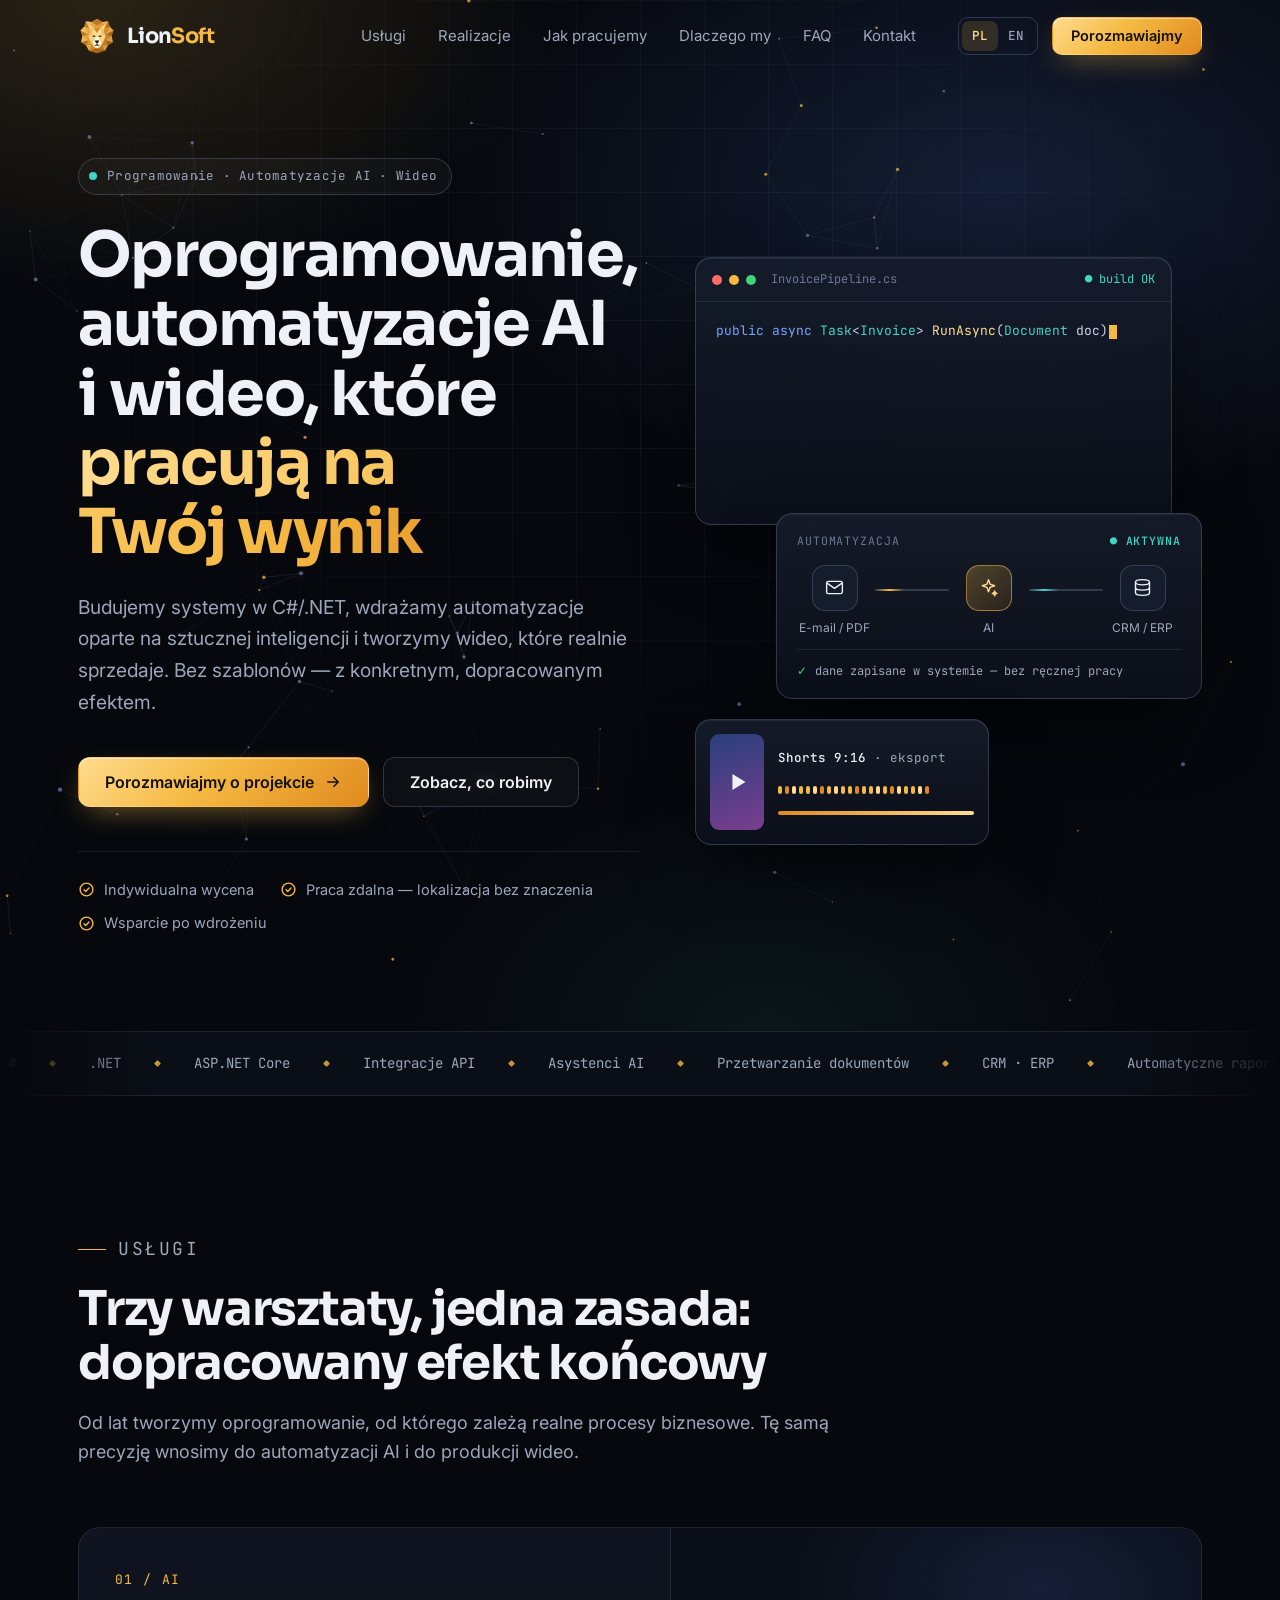
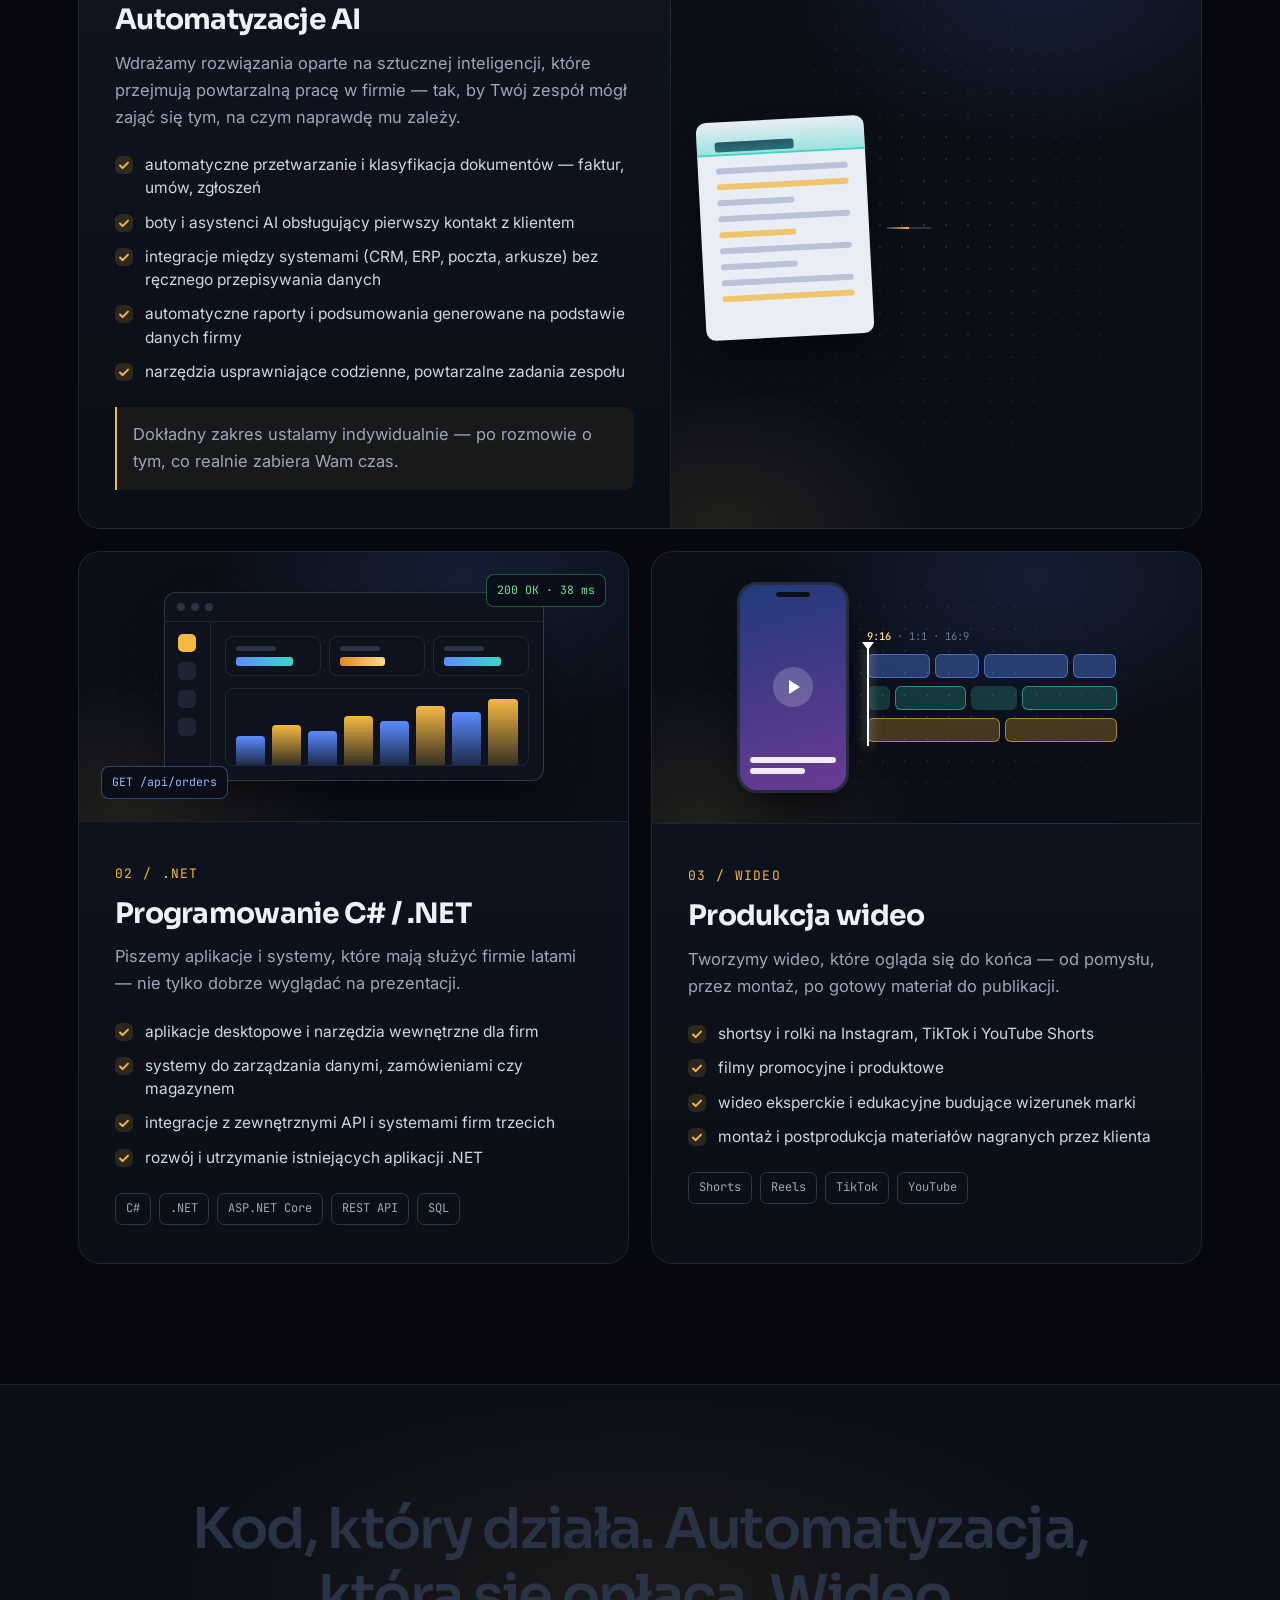
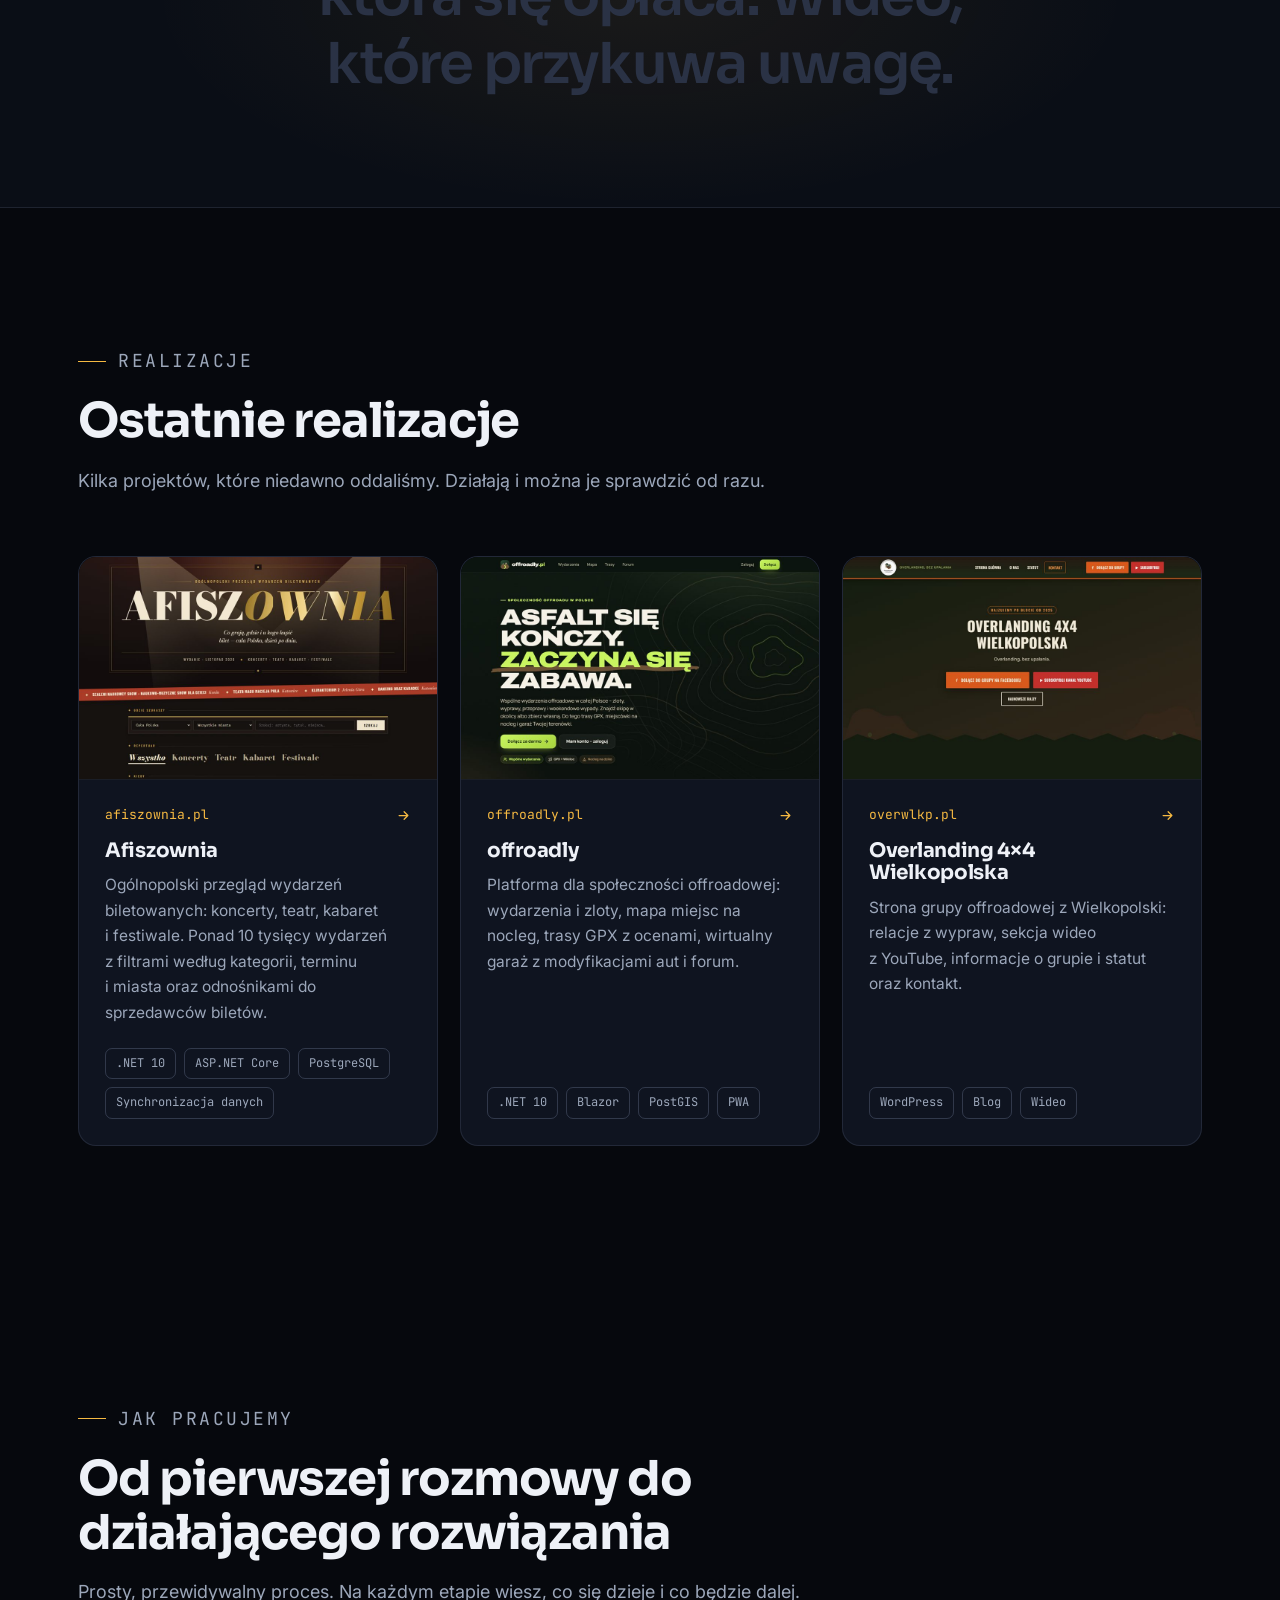
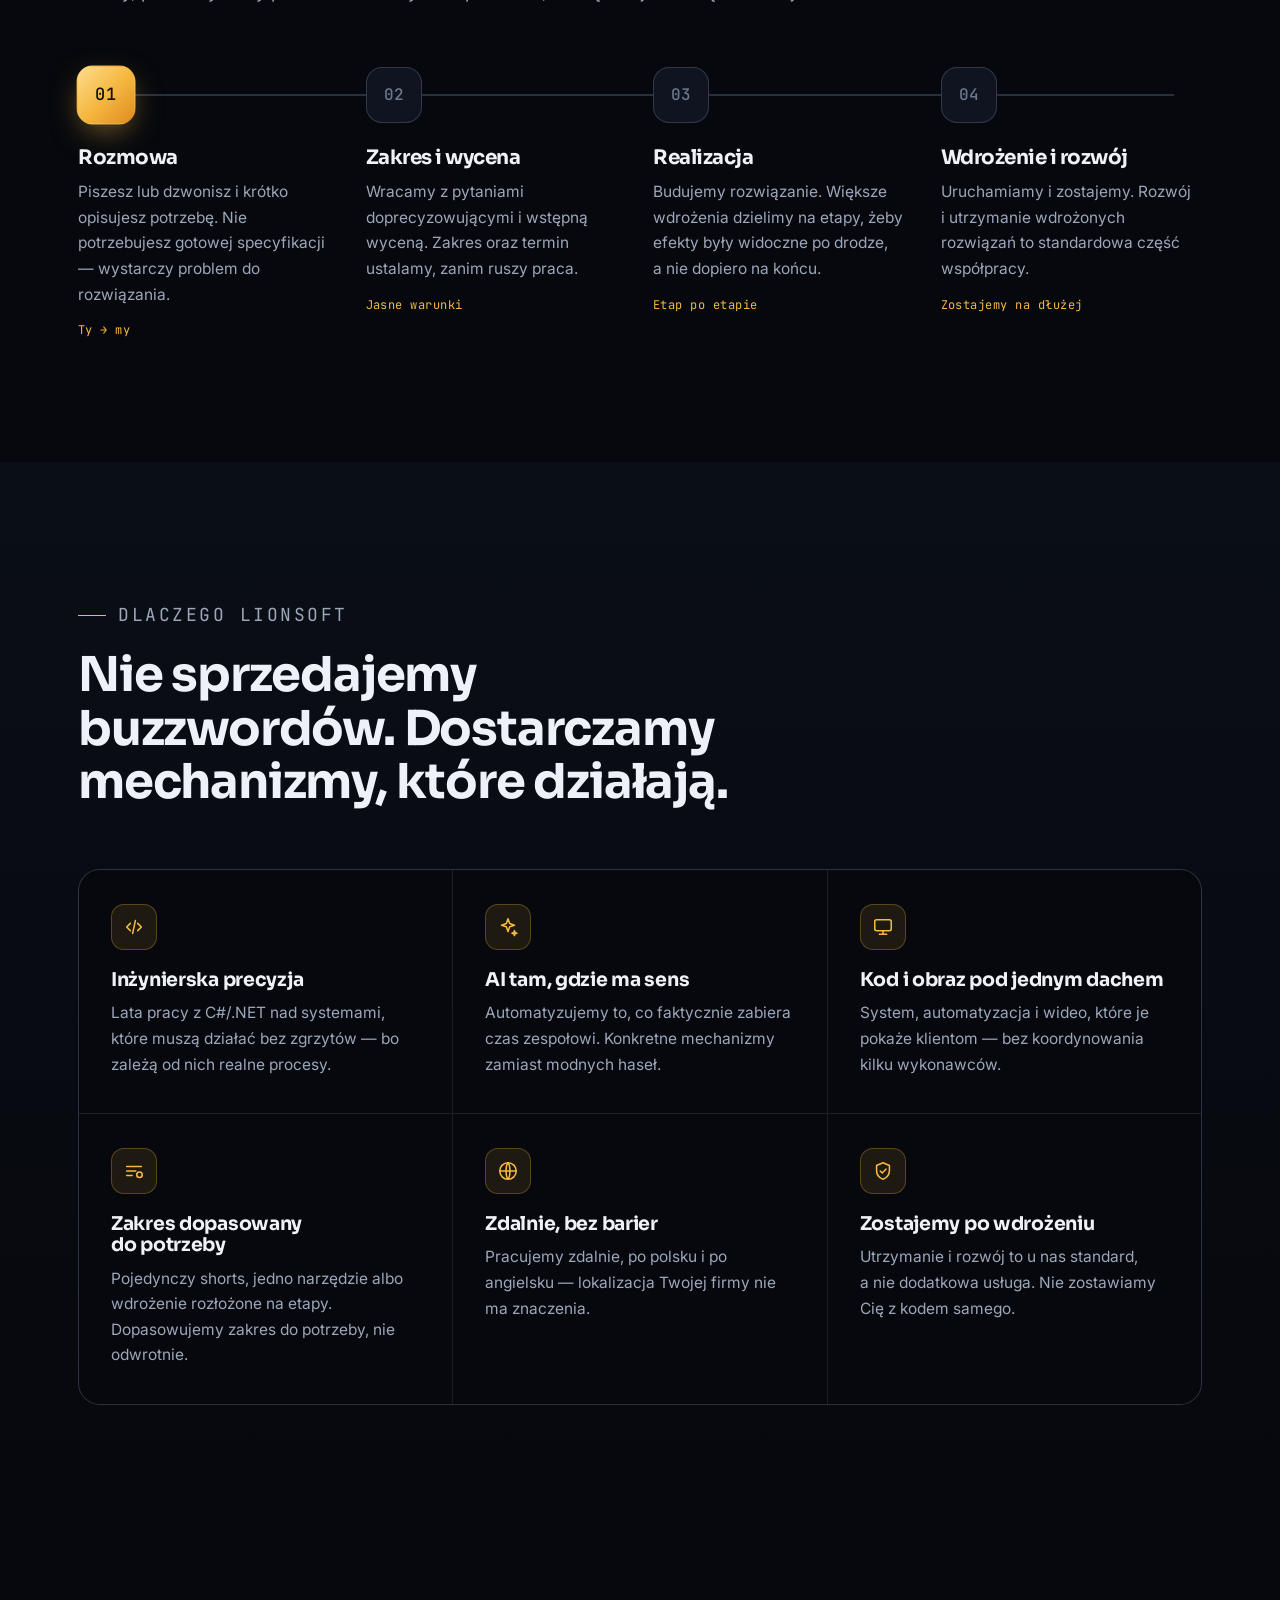
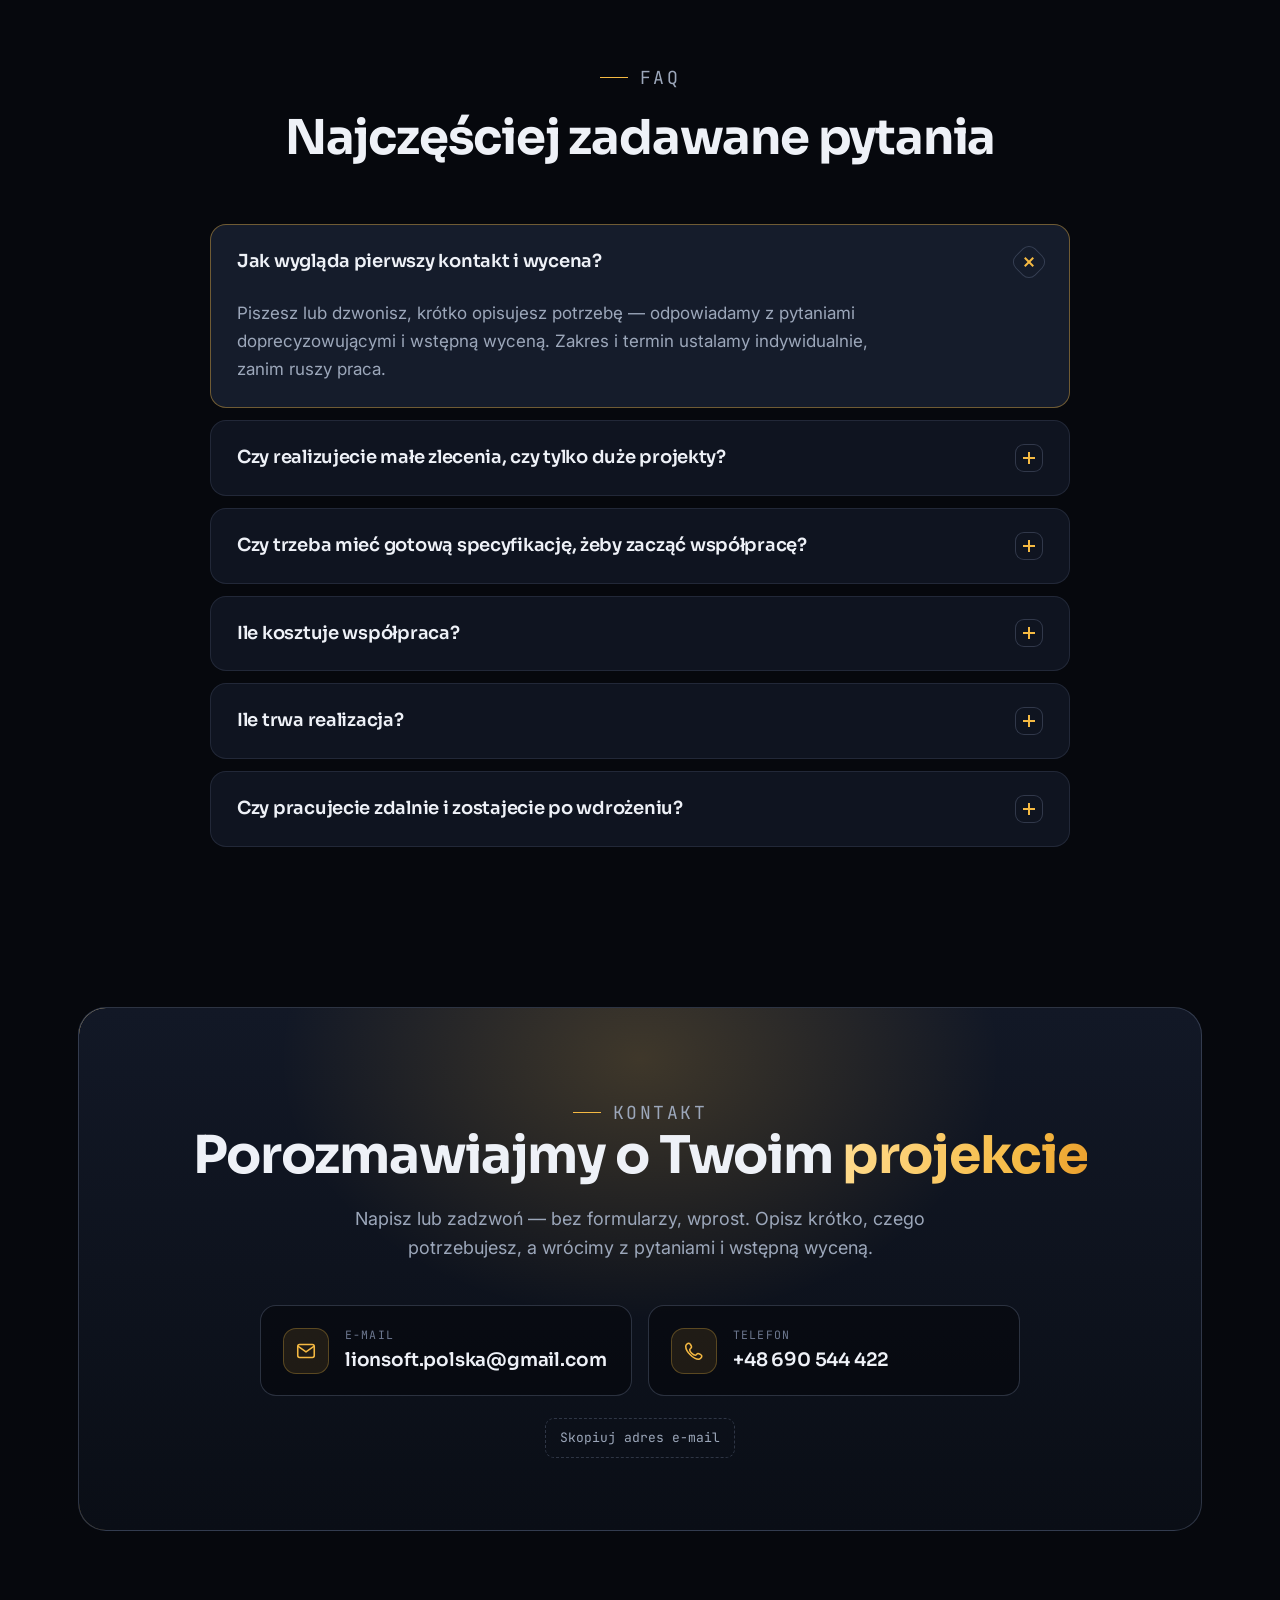
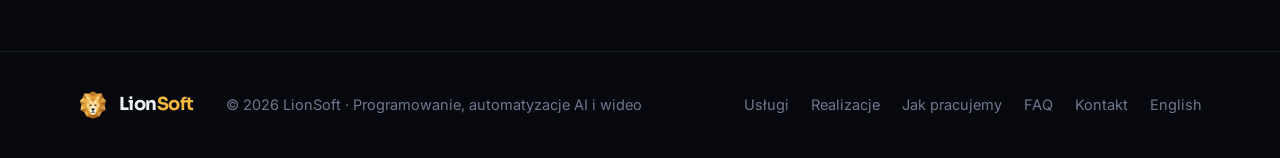
<file: site/index.html>
<!DOCTYPE html>
<html lang="pl">
<head>
<!-- Google tag (gtag.js) -->
<script async src="https://www.googletagmanager.com/gtag/js?id=G-X995R9PW4P"></script>
<script>
  window.dataLayer = window.dataLayer || [];
  function gtag(){dataLayer.push(arguments);}
  gtag('js', new Date());
  gtag('config', 'G-X995R9PW4P');
</script>
<meta charset="UTF-8">
<meta name="viewport" content="width=device-width, initial-scale=1.0">
<title>LionSoft — oprogramowanie .NET, automatyzacje AI i produkcja wideo</title>
<meta name="description" content="LionSoft — tworzymy oprogramowanie w C#/.NET, wdrażamy automatyzacje AI w firmach i produkujemy wideo: filmy, shortsy, rolki. Indywidualna wycena, praca zdalna, wsparcie po wdrożeniu.">
<meta name="robots" content="index, follow">
<link rel="canonical" href="https://lionsoft.pl/">
<link rel="alternate" hreflang="pl" href="https://lionsoft.pl/">
<link rel="alternate" hreflang="en" href="https://lionsoft.pl/en/">
<link rel="alternate" hreflang="x-default" href="https://lionsoft.pl/">
<meta name="theme-color" content="#06080d">

<meta property="og:type" content="website">
<meta property="og:site_name" content="LionSoft">
<meta property="og:title" content="LionSoft — oprogramowanie .NET, automatyzacje AI i produkcja wideo">
<meta property="og:description" content="Tworzymy oprogramowanie w C#/.NET, wdrażamy automatyzacje AI w firmach i produkujemy wideo: filmy, shortsy, rolki.">
<meta property="og:url" content="https://lionsoft.pl/">
<meta property="og:locale" content="pl_PL">
<meta property="og:locale:alternate" content="en_US">
<meta name="twitter:card" content="summary">

<link rel="icon" type="image/svg+xml" href="favicon.svg">
<link rel="preconnect" href="https://fonts.googleapis.com">
<link rel="preconnect" href="https://fonts.gstatic.com" crossorigin>
<link href="https://fonts.googleapis.com/css2?family=Inter:wght@400;500;600&family=JetBrains+Mono:wght@400;500&family=Sora:wght@500;600;700&display=swap" rel="stylesheet">
<link rel="stylesheet" href="styles.css">
<script>document.documentElement.classList.add("js")</script>

<script type="application/ld+json">
{
  "@context": "https://schema.org",
  "@type": "ProfessionalService",
  "name": "LionSoft",
  "url": "https://lionsoft.pl/",
  "description": "Tworzymy oprogramowanie w C#/.NET, wdrażamy automatyzacje AI w firmach i produkujemy wideo: filmy, shortsy, rolki.",
  "email": "lionsoft.polska@gmail.com",
  "telephone": "+48690544422",
  "areaServed": ["PL", "EU"],
  "availableLanguage": ["pl", "en"],
  "knowsAbout": ["C#", ".NET", "Automatyzacje AI", "Integracje systemów", "Produkcja wideo", "Montaż wideo"],
  "makesOffer": [
    {"@type": "Offer", "itemOffered": {"@type": "Service", "name": "Automatyzacje AI", "description": "Wdrożenia rozwiązań opartych na sztucznej inteligencji automatyzujące procesy w firmach: przetwarzanie dokumentów, boty i integracje systemów."}},
    {"@type": "Offer", "itemOffered": {"@type": "Service", "name": "Programowanie C# / .NET", "description": "Aplikacje i systemy pisane w C# i .NET — narzędzia wewnętrzne, integracje z API, rozwój i utrzymanie istniejących aplikacji."}},
    {"@type": "Offer", "itemOffered": {"@type": "Service", "name": "Produkcja wideo", "description": "Filmy, shortsy i rolki na social media — od koncepcji, przez montaż, po gotowy materiał."}}
  ]
}
</script>
<script type="application/ld+json">
{
  "@context": "https://schema.org",
  "@type": "FAQPage",
  "mainEntity": [
    {"@type": "Question", "name": "Jak wygląda pierwszy kontakt i wycena?", "acceptedAnswer": {"@type": "Answer", "text": "Piszesz lub dzwonisz, krótko opisujesz potrzebę — odpowiadamy z pytaniami doprecyzowującymi i wstępną wyceną. Zakres i termin ustalamy indywidualnie, zanim ruszy praca."}},
    {"@type": "Question", "name": "Czy realizujecie małe zlecenia, czy tylko duże projekty?", "acceptedAnswer": {"@type": "Answer", "text": "Jedno i drugie. Pojedynczy shorts, jedno narzędzie automatyzujące konkretny proces, ale też większe wdrożenie rozłożone na etapy — zakres dopasowujemy do potrzeby, nie odwrotnie."}},
    {"@type": "Question", "name": "Czy trzeba mieć gotową specyfikację, żeby zacząć współpracę?", "acceptedAnswer": {"@type": "Answer", "text": "Nie. Część klientów przychodzi z gotowym pomysłem, część tylko z problemem do rozwiązania. Zakres i szczegóły ustalamy wspólnie na starcie."}},
    {"@type": "Question", "name": "Ile kosztuje współpraca?", "acceptedAnswer": {"@type": "Answer", "text": "To zależy od zakresu projektu. Wycenę przygotowujemy indywidualnie po rozmowie o potrzebach klienta — bez sztywnych cenników naciąganych pod klienta."}},
    {"@type": "Question", "name": "Ile trwa realizacja?", "acceptedAnswer": {"@type": "Answer", "text": "Pojedynczy materiał wideo to zwykle kilka dni, większe wdrożenie automatyzacji czy system — kilka tygodni. Konkretny termin klient dostaje po rozmowie o szczegółach projektu."}},
    {"@type": "Question", "name": "Czy pracujecie zdalnie i zostajecie po wdrożeniu?", "acceptedAnswer": {"@type": "Answer", "text": "Tak — praca odbywa się zdalnie, więc lokalizacja klienta nie ma znaczenia. Rozwój i utrzymanie wdrożonych rozwiązań to standardowa część współpracy, nie dodatkowa usługa."}}
  ]
}
</script>
</head>
<body id="top">

<svg width="0" height="0" style="position:absolute" aria-hidden="true">
  <defs>
    <linearGradient id="lg" x1="0" y1="0" x2="1" y2="1">
      <stop offset="0" stop-color="#ffdc8f"/><stop offset=".5" stop-color="#f5b942"/><stop offset="1" stop-color="#e08a1e"/>
    </linearGradient>
    <linearGradient id="lm" x1="0" y1="0" x2="1" y2="1">
      <stop offset="0" stop-color="#f6c25a"/><stop offset=".5" stop-color="#d9932a"/><stop offset="1" stop-color="#a86216"/>
    </linearGradient>
    <linearGradient id="lf" x1="0" y1="0" x2="0" y2="1">
      <stop offset="0" stop-color="#ffe7ad"/><stop offset="1" stop-color="#f4bf5c"/>
    </linearGradient>
    <symbol id="mark" viewBox="2 1 60 62">
      <path fill="url(#lm)" d="M32 4l9 5 9-1 3 9 6 6-3 9 2 10-8 5-5 9-13 4-13-4-5-9-8-5 2-10-3-9 6-6 3-9 9 1z"/>
      <path fill="#8a4a12" opacity=".5" d="M32 4l9 5-9 6-9-6zM50 8l3 9-8 2zM14 8l-3 9 8 2zM59 23l-3 9-9-3zM5 23l3 9 9-3zM58 42l-8 5-4-8zM6 42l8 5 4-8zM45 56l-13 4v-8zM19 56l13 4v-8z"/>
      <path fill="#ffdf9a" opacity=".35" d="M41 9l9-1-5 11zM23 9l-9-1 5 11zM53 17l6 6-12 6zM11 17l-6 6 12 6zM56 32l2 10-12-3zM8 32l-2 10 12-3zM50 47l-5 9-4-9zM14 47l5 9 4-9z"/>
      <path fill="url(#lf)" d="M19 13.500l8 4.500-6 6zM45 13.500l-8 4.500 6 6z"/>
      <path fill="url(#lf)" d="M22 21l10-3 10 3 4 12-5 11-4 6-5 2-5-2-4-6-5-11z"/>
      <path fill="#d98a22" d="M26.500 19.700L32 18l5.500 1.700L32 27z"/>
      <path fill="#e9a43a" opacity=".55" d="M22 21l4.500-1.300L24 29l-6 4zM42 21l-4.500-1.300L40 29l6 4z"/>
      <path fill="#fff6dc" d="M29.800 33.500h4.400l2.300 5 3 5.500-3.500 6-4 2-4-2-3.500-6 3-5.500z"/>
      <path fill="#0f1420" d="M23.600 32.200q3.200-2.500 6.400.2q-3.300 2-6.400-.2zM40.400 32.200q-3.200-2.500-6.400.2q3.300 2 6.400-.2zM28.300 39.300h7.400l-1.300 3-2.400 1.700-2.400-1.700z"/>
      <path fill="none" stroke="#0f1420" stroke-width="1.400" stroke-linecap="round" stroke-linejoin="round" d="M32 44v2.500M28.800 47.300q1.800.4 3.200-.8q1.400 1.200 3.200.8"/>
    </symbol>
    <symbol id="arrow" viewBox="0 0 24 24" fill="none" stroke="currentColor" stroke-width="2" stroke-linecap="round" stroke-linejoin="round"><path d="M5 12h14M13 6l6 6-6 6"/></symbol>
    <symbol id="check" viewBox="0 0 24 24" fill="none" stroke="currentColor" stroke-width="2" stroke-linecap="round" stroke-linejoin="round"><circle cx="12" cy="12" r="9"/><path d="m8.5 12.3 2.4 2.4 4.6-4.9"/></symbol>
  </defs>
</svg>

<a class="skip" href="#main">Przejdź do treści</a>
<div class="progress" aria-hidden="true"></div>

<header class="nav" id="nav">
  <div class="wrap nav-in">
    <a class="brand" href="#top" aria-label="LionSoft — strona główna"><svg><use href="#mark"/></svg><span>Lion<b>Soft</b></span></a>
    <nav class="nav-links" id="navLinks" aria-label="Główna nawigacja">
      <a href="#uslugi">Usługi</a>
      <a href="#realizacje">Realizacje</a>
      <a href="#proces">Jak pracujemy</a>
      <a href="#dlaczego">Dlaczego my</a>
      <a href="#faq">FAQ</a>
      <a href="#kontakt">Kontakt</a>
    </nav>
    <div class="nav-actions">
      <div class="lang" aria-label="Język"><a href="./" aria-current="true" lang="pl">PL</a><a href="en/" lang="en" hreflang="en">EN</a></div>
      <a class="btn btn-primary btn-sm" href="#kontakt">Porozmawiajmy</a>
      <button class="burger" id="burger" aria-label="Menu" aria-expanded="false" aria-controls="navLinks"><i></i><i></i><i></i></button>
    </div>
  </div>
</header>

<main id="main">

<section class="hero">
  <div class="hero-bg" aria-hidden="true"><canvas id="net"></canvas></div>
  <div class="wrap hero-grid">
    <div>
      <p class="pill" data-r><i></i>Programowanie · Automatyzacje AI · Wideo</p>
      <h1 data-r>Oprogramowanie, automatyzacje&nbsp;AI i&nbsp;wideo, które <span class="grad">pracują na Twój wynik</span></h1>
      <p class="lead" data-r>Budujemy systemy w&nbsp;C#/.NET, wdrażamy automatyzacje oparte na&nbsp;sztucznej inteligencji i&nbsp;tworzymy wideo, które realnie sprzedaje. Bez szablonów — z&nbsp;konkretnym, dopracowanym efektem.</p>
      <div class="cta" data-r>
        <a class="btn btn-primary" href="#kontakt">Porozmawiajmy o projekcie <svg><use href="#arrow"/></svg></a>
        <a class="btn btn-ghost" href="#uslugi">Zobacz, co robimy</a>
      </div>
      <ul class="facts" data-r>
        <li><svg><use href="#check"/></svg>Indywidualna wycena</li>
        <li><svg><use href="#check"/></svg>Praca zdalna — lokalizacja bez znaczenia</li>
        <li><svg><use href="#check"/></svg>Wsparcie po wdrożeniu</li>
      </ul>
    </div>

    <div class="stage" id="stage" aria-hidden="true" data-r="scale">
      <div class="card c-code">
        <div class="card-bar"><i></i><i></i><i></i><span>InvoicePipeline.cs</span><em>● build OK</em></div>
<pre class="code" id="code"><span class="k">public async</span> <span class="t">Task</span>&lt;<span class="t">Invoice</span>&gt; <span class="f">RunAsync</span>(<span class="t">Document</span> doc)
{
    <span class="c">// AI czyta dokument — nikt nie przepisuje</span>
    <span class="k">var</span> invoice = <span class="k">await</span> _ai.<span class="f">ReadAsync</span>&lt;<span class="t">Invoice</span>&gt;(doc);

    <span class="k">await</span> _erp.<span class="f">SaveAsync</span>(invoice);
    <span class="k">return</span> invoice;
}</pre>
      </div>
      <div class="card c-flow">
        <p class="c-label">Automatyzacja <b>● aktywna</b></p>
        <div class="flow">
          <div class="node"><span><svg viewBox="0 0 24 24" fill="none" stroke="currentColor" stroke-width="1.6" stroke-linecap="round" stroke-linejoin="round"><rect x="3" y="5" width="18" height="14" rx="2"/><path d="m3.5 7 8.5 6 8.5-6"/></svg></span>E-mail / PDF</div>
          <div class="wire"></div>
          <div class="node ai"><span><svg viewBox="0 0 24 24" fill="none" stroke="currentColor" stroke-width="1.6" stroke-linecap="round" stroke-linejoin="round"><path d="M12 3l1.8 5.2L19 10l-5.2 1.8L12 17l-1.8-5.2L5 10l5.2-1.8z"/><path d="M19 16l.7 2 2 .7-2 .7-.7 2-.7-2-2-.7 2-.7z"/></svg></span>AI</div>
          <div class="wire b"></div>
          <div class="node"><span><svg viewBox="0 0 24 24" fill="none" stroke="currentColor" stroke-width="1.6" stroke-linecap="round" stroke-linejoin="round"><ellipse cx="12" cy="6" rx="8" ry="3"/><path d="M4 6v6c0 1.7 3.6 3 8 3s8-1.3 8-3V6M4 12v6c0 1.7 3.6 3 8 3s8-1.3 8-3v-6"/></svg></span>CRM / ERP</div>
        </div>
        <p class="log"><b>✓</b> dane zapisane w systemie — bez ręcznej pracy</p>
      </div>
      <div class="card c-video">
        <div class="thumb"></div>
        <div class="v-meta">
          <p><b>Shorts 9:16</b> · eksport</p>
          <div class="wave"><i></i><i></i><i></i><i></i><i></i><i></i><i></i><i></i><i></i><i></i><i></i><i></i><i></i><i></i><i></i><i></i><i></i><i></i><i></i><i></i><i></i><i></i></div>
          <div class="bar"><i></i></div>
        </div>
      </div>
    </div>
  </div>
</section>

<div class="tape" aria-hidden="true">
  <div class="tape-track">
    <ul><li>C#</li><li>.NET</li><li>ASP.NET Core</li><li>Integracje API</li><li>Asystenci AI</li><li>Przetwarzanie dokumentów</li><li>CRM · ERP</li><li>Automatyczne raporty</li><li>Shorts</li><li>Reels</li><li>TikTok</li><li>Montaż i postprodukcja</li></ul>
    <ul><li>C#</li><li>.NET</li><li>ASP.NET Core</li><li>Integracje API</li><li>Asystenci AI</li><li>Przetwarzanie dokumentów</li><li>CRM · ERP</li><li>Automatyczne raporty</li><li>Shorts</li><li>Reels</li><li>TikTok</li><li>Montaż i postprodukcja</li></ul>
  </div>
</div>

<section class="section" id="uslugi">
  <div class="wrap">
    <div class="head" data-r>
      <p class="eyebrow">Usługi</p>
      <h2>Trzy warsztaty, jedna zasada: dopracowany efekt końcowy</h2>
      <p>Od lat tworzymy oprogramowanie, od którego zależą realne procesy biznesowe. Tę samą precyzję wnosimy do automatyzacji AI i&nbsp;do produkcji wideo.</p>
    </div>

    <div class="svc-grid">
      <article class="svc feature" data-r>
        <div class="svc-body">
          <span class="svc-num">01 / AI</span>
          <h3>Automatyzacje AI</h3>
          <p>Wdrażamy rozwiązania oparte na sztucznej inteligencji, które przejmują powtarzalną pracę w&nbsp;firmie — tak, by Twój zespół mógł zająć się tym, na czym naprawdę mu zależy.</p>
          <ul class="ticks">
            <li>automatyczne przetwarzanie i klasyfikacja dokumentów — faktur, umów, zgłoszeń</li>
            <li>boty i asystenci AI obsługujący pierwszy kontakt z klientem</li>
            <li>integracje między systemami (CRM, ERP, poczta, arkusze) bez ręcznego przepisywania danych</li>
            <li>automatyczne raporty i podsumowania generowane na podstawie danych firmy</li>
            <li>narzędzia usprawniające codzienne, powtarzalne zadania zespołu</li>
          </ul>
          <p class="note">Dokładny zakres ustalamy indywidualnie — po rozmowie o tym, co realnie zabiera Wam czas.</p>
        </div>
        <div class="art" aria-hidden="true">
          <div class="paper"><b></b><i></i><i class="h"></i><i class="s"></i><i></i><i class="h s"></i><i></i><i class="s"></i><i></i><i class="h"></i><span class="scan"></span></div>
          <div class="pipe"></div>
          <ul class="fields">
            <li><em>kontrahent</em><b>Northwind Sp. z o.o.</b></li>
            <li><em>kwota brutto</em><b>12 480,00 zł</b></li>
            <li><em>termin</em><b>14 dni</b></li>
            <li class="ok">✓ zapisano w ERP</li>
          </ul>
        </div>
      </article>

      <article class="svc" data-r>
        <div class="art" aria-hidden="true">
          <div class="app">
            <div class="app-top"><i></i><i></i><i></i></div>
            <div class="app-main">
              <div class="app-side"><i></i><i></i><i></i><i></i></div>
              <div class="app-body">
                <div class="kpis"><div><i></i><b></b></div><div><i></i><b></b></div><div><i></i><b></b></div></div>
                <div class="chart"><i style="--h:42%"></i><i style="--h:58%"></i><i style="--h:50%"></i><i style="--h:72%"></i><i style="--h:64%"></i><i style="--h:86%"></i><i style="--h:78%"></i><i style="--h:96%"></i></div>
              </div>
            </div>
          </div>
          <span class="api">200 OK · 38 ms</span>
          <span class="api two">GET /api/orders</span>
        </div>
        <div class="svc-body">
          <span class="svc-num">02 / .NET</span>
          <h3>Programowanie C# / .NET</h3>
          <p>Piszemy aplikacje i systemy, które mają służyć firmie latami — nie tylko dobrze wyglądać na prezentacji.</p>
          <ul class="ticks">
            <li>aplikacje desktopowe i narzędzia wewnętrzne dla firm</li>
            <li>systemy do zarządzania danymi, zamówieniami czy magazynem</li>
            <li>integracje z zewnętrznymi API i systemami firm trzecich</li>
            <li>rozwój i utrzymanie istniejących aplikacji .NET</li>
          </ul>
          <ul class="tags"><li>C#</li><li>.NET</li><li>ASP.NET Core</li><li>REST API</li><li>SQL</li></ul>
        </div>
      </article>

      <article class="svc" data-r>
        <div class="art" aria-hidden="true">
          <div class="phone"><span class="play"></span><span class="cap"><i></i><i></i></span></div>
          <div class="tl">
            <p class="tl-fmt"><b>9:16</b> · 1:1 · 16:9</p>
            <div class="tl-row"><i style="--w:3"></i><i style="--w:2"></i><i style="--w:4"></i><i style="--w:2"></i></div>
            <div class="tl-row t"><i class="gap" style="--w:1"></i><i style="--w:3"></i><i class="gap" style="--w:2"></i><i style="--w:4"></i></div>
            <div class="tl-row a"><i style="--w:6"></i><i style="--w:5"></i></div>
            <span class="head-pin"></span>
          </div>
        </div>
        <div class="svc-body">
          <span class="svc-num">03 / WIDEO</span>
          <h3>Produkcja wideo</h3>
          <p>Tworzymy wideo, które ogląda się do końca — od pomysłu, przez montaż, po gotowy materiał do publikacji.</p>
          <ul class="ticks">
            <li>shortsy i rolki na Instagram, TikTok i YouTube Shorts</li>
            <li>filmy promocyjne i produktowe</li>
            <li>wideo eksperckie i edukacyjne budujące wizerunek marki</li>
            <li>montaż i postprodukcja materiałów nagranych przez klienta</li>
          </ul>
          <ul class="tags"><li>Shorts</li><li>Reels</li><li>TikTok</li><li>YouTube</li></ul>
        </div>
      </article>
    </div>
  </div>
</section>

<section class="motto" aria-label="Nasza zasada">
  <div class="wrap">
    <p id="motto">Kod, który <span data-hl>działa.</span> Automatyzacja, która <span data-hl>się opłaca.</span> Wideo, które <span data-hl>przykuwa uwagę.</span></p>
  </div>
</section>

<section class="section" id="realizacje">
  <div class="wrap">
    <div class="head" data-r>
      <p class="eyebrow">Realizacje</p>
      <h2>Ostatnie realizacje</h2>
      <p>Kilka projektów, które niedawno oddaliśmy. Działają i&nbsp;można je sprawdzić od razu.</p>
    </div>
    <ul class="work">
      <li data-r><a class="proj" href="https://afiszownia.pl" target="_blank" rel="noopener">
        <span class="shot"><img src="img/work/afiszownia.jpg" width="960" height="600" loading="lazy" decoding="async" alt="Strona główna afiszownia.pl"></span>
        <span class="proj-in"><span class="proj-dom">afiszownia.pl<svg><use href="#arrow"/></svg></span>
        <h3>Afiszownia</h3>
        <p>Ogólnopolski przegląd wydarzeń biletowanych: koncerty, teatr, kabaret i&nbsp;festiwale. Ponad 10&nbsp;tysięcy wydarzeń z&nbsp;filtrami według kategorii, terminu i&nbsp;miasta oraz odnośnikami do sprzedawców biletów.</p>
        <ul class="tags"><li>.NET 10</li><li>ASP.NET Core</li><li>PostgreSQL</li><li>Synchronizacja danych</li></ul></span>
      </a></li>
      <li data-r><a class="proj" href="https://offroadly.pl" target="_blank" rel="noopener">
        <span class="shot"><img src="img/work/offroadly.jpg" width="960" height="600" loading="lazy" decoding="async" alt="Strona główna offroadly.pl"></span>
        <span class="proj-in"><span class="proj-dom">offroadly.pl<svg><use href="#arrow"/></svg></span>
        <h3>offroadly</h3>
        <p>Platforma dla społeczności offroadowej: wydarzenia i&nbsp;zloty, mapa miejsc na nocleg, trasy GPX z&nbsp;ocenami, wirtualny garaż z&nbsp;modyfikacjami aut i&nbsp;forum.</p>
        <ul class="tags"><li>.NET 10</li><li>Blazor</li><li>PostGIS</li><li>PWA</li></ul></span>
      </a></li>
      <li data-r><a class="proj" href="https://overwlkp.pl" target="_blank" rel="noopener">
        <span class="shot"><img src="img/work/overwlkp.jpg" width="960" height="600" loading="lazy" decoding="async" alt="Strona główna overwlkp.pl"></span>
        <span class="proj-in"><span class="proj-dom">overwlkp.pl<svg><use href="#arrow"/></svg></span>
        <h3>Overlanding 4×4 Wielkopolska</h3>
        <p>Strona grupy offroadowej z&nbsp;Wielkopolski: relacje z&nbsp;wypraw, sekcja wideo z&nbsp;YouTube, informacje o&nbsp;grupie i&nbsp;statut oraz kontakt.</p>
        <ul class="tags"><li>WordPress</li><li>Blog</li><li>Wideo</li></ul></span>
      </a></li>
    </ul>
  </div>
</section>

<section class="section" id="proces">
  <div class="wrap">
    <div class="head" data-r>
      <p class="eyebrow">Jak pracujemy</p>
      <h2>Od pierwszej rozmowy do działającego rozwiązania</h2>
      <p>Prosty, przewidywalny proces. Na każdym etapie wiesz, co się dzieje i&nbsp;co będzie dalej.</p>
    </div>
    <div class="steps" id="steps">
      <div class="rail" aria-hidden="true"><i></i></div>
      <ol>
      <li class="step" data-r><div class="step-n">01</div><h3>Rozmowa</h3><p>Piszesz lub dzwonisz i&nbsp;krótko opisujesz potrzebę. Nie potrzebujesz gotowej specyfikacji — wystarczy problem do rozwiązania.</p><small>Ty → my</small></li>
      <li class="step" data-r><div class="step-n">02</div><h3>Zakres i wycena</h3><p>Wracamy z&nbsp;pytaniami doprecyzowującymi i&nbsp;wstępną wyceną. Zakres oraz termin ustalamy, zanim ruszy praca.</p><small>Jasne warunki</small></li>
      <li class="step" data-r><div class="step-n">03</div><h3>Realizacja</h3><p>Budujemy rozwiązanie. Większe wdrożenia dzielimy na etapy, żeby efekty były widoczne po drodze, a&nbsp;nie dopiero na końcu.</p><small>Etap po etapie</small></li>
      <li class="step" data-r><div class="step-n">04</div><h3>Wdrożenie i rozwój</h3><p>Uruchamiamy i&nbsp;zostajemy. Rozwój i&nbsp;utrzymanie wdrożonych rozwiązań to standardowa część współpracy.</p><small>Zostajemy na dłużej</small></li>
      </ol>
    </div>
  </div>
</section>

<section class="section alt" id="dlaczego">
  <div class="wrap">
    <div class="head" data-r>
      <p class="eyebrow">Dlaczego LionSoft</p>
      <h2>Nie sprzedajemy buzzwordów. Dostarczamy mechanizmy, które działają.</h2>
    </div>
    <ul class="why">
      <li data-r><div class="ico"><svg viewBox="0 0 24 24" fill="none" stroke="currentColor" stroke-width="1.7" stroke-linecap="round" stroke-linejoin="round"><path d="m8 8-4 4 4 4M16 8l4 4-4 4M13.5 5l-3 14"/></svg></div><h3>Inżynierska precyzja</h3><p>Lata pracy z&nbsp;C#/.NET nad systemami, które muszą działać bez zgrzytów — bo zależą od nich realne procesy.</p></li>
      <li data-r><div class="ico"><svg viewBox="0 0 24 24" fill="none" stroke="currentColor" stroke-width="1.7" stroke-linecap="round" stroke-linejoin="round"><path d="M12 3l1.8 5.2L19 10l-5.2 1.8L12 17l-1.8-5.2L5 10l5.2-1.8z"/><path d="M19 16l.7 2 2 .7-2 .7-.7 2-.7-2-2-.7 2-.7z"/></svg></div><h3>AI tam, gdzie ma sens</h3><p>Automatyzujemy to, co faktycznie zabiera czas zespołowi. Konkretne mechanizmy zamiast modnych haseł.</p></li>
      <li data-r><div class="ico"><svg viewBox="0 0 24 24" fill="none" stroke="currentColor" stroke-width="1.7" stroke-linecap="round" stroke-linejoin="round"><rect x="3" y="4" width="18" height="12" rx="2"/><path d="M8 20h8M12 16v4"/></svg></div><h3>Kod i obraz pod jednym dachem</h3><p>System, automatyzacja i&nbsp;wideo, które je pokaże klientom — bez koordynowania kilku wykonawców.</p></li>
      <li data-r><div class="ico"><svg viewBox="0 0 24 24" fill="none" stroke="currentColor" stroke-width="1.7" stroke-linecap="round" stroke-linejoin="round"><path d="M4 7h16M4 12h10M4 17h6"/><circle cx="18" cy="16" r="3"/></svg></div><h3>Zakres dopasowany do potrzeby</h3><p>Pojedynczy shorts, jedno narzędzie albo wdrożenie rozłożone na etapy. Dopasowujemy zakres do potrzeby, nie odwrotnie.</p></li>
      <li data-r><div class="ico"><svg viewBox="0 0 24 24" fill="none" stroke="currentColor" stroke-width="1.7" stroke-linecap="round" stroke-linejoin="round"><circle cx="12" cy="12" r="9"/><path d="M3 12h18M12 3c2.8 3 2.8 15 0 18M12 3c-2.8 3-2.8 15 0 18"/></svg></div><h3>Zdalnie, bez barier</h3><p>Pracujemy zdalnie, po polsku i&nbsp;po angielsku — lokalizacja Twojej firmy nie ma znaczenia.</p></li>
      <li data-r><div class="ico"><svg viewBox="0 0 24 24" fill="none" stroke="currentColor" stroke-width="1.7" stroke-linecap="round" stroke-linejoin="round"><path d="M12 3l7 3v5.5c0 4.3-2.9 8-7 9.5-4.1-1.500-7-5.200-7-9.500V6z"/><path d="m9 12 2.200 2.200L15.200 10"/></svg></div><h3>Zostajemy po wdrożeniu</h3><p>Utrzymanie i&nbsp;rozwój to u&nbsp;nas standard, a&nbsp;nie dodatkowa usługa. Nie zostawiamy Cię z&nbsp;kodem samego.</p></li>
    </ul>
  </div>
</section>

<section class="section" id="faq">
  <div class="wrap">
    <div class="head center" data-r>
      <p class="eyebrow">FAQ</p>
      <h2>Najczęściej zadawane pytania</h2>
    </div>
    <div class="faq">
      <details data-r open><summary>Jak wygląda pierwszy kontakt i wycena?</summary><p>Piszesz lub dzwonisz, krótko opisujesz potrzebę — odpowiadamy z pytaniami doprecyzowującymi i wstępną wyceną. Zakres i termin ustalamy indywidualnie, zanim ruszy praca.</p></details>
      <details data-r><summary>Czy realizujecie małe zlecenia, czy tylko duże projekty?</summary><p>Jedno i drugie. Pojedynczy shorts, jedno narzędzie automatyzujące konkretny proces, ale też większe wdrożenie rozłożone na etapy — zakres dopasowujemy do potrzeby, nie odwrotnie.</p></details>
      <details data-r><summary>Czy trzeba mieć gotową specyfikację, żeby zacząć współpracę?</summary><p>Nie. Część klientów przychodzi z gotowym pomysłem, część tylko z problemem do rozwiązania. Zakres i szczegóły ustalamy wspólnie na starcie.</p></details>
      <details data-r><summary>Ile kosztuje współpraca?</summary><p>To zależy od zakresu projektu. Wycenę przygotowujemy indywidualnie po rozmowie o Twoich potrzebach — bez sztywnych cenników naciąganych pod klienta.</p></details>
      <details data-r><summary>Ile trwa realizacja?</summary><p>Pojedynczy materiał wideo to zwykle kilka dni, większe wdrożenie automatyzacji czy system — kilka tygodni. Konkretny termin dostajesz po rozmowie o szczegółach projektu.</p></details>
      <details data-r><summary>Czy pracujecie zdalnie i zostajecie po wdrożeniu?</summary><p>Tak — pracujemy zdalnie, więc lokalizacja nie ma znaczenia. Rozwój i utrzymanie wdrożonych rozwiązań to standardowa część współpracy, nie dodatkowa usługa.</p></details>
    </div>
  </div>
</section>

<section class="contact" id="kontakt">
  <div class="wrap">
    <div class="panel" data-r="scale">
      <p class="eyebrow">Kontakt</p>
      <h2>Porozmawiajmy o&nbsp;Twoim <span class="grad">projekcie</span></h2>
      <p>Napisz lub zadzwoń — bez formularzy, wprost. Opisz krótko, czego potrzebujesz, a&nbsp;wrócimy z&nbsp;pytaniami i&nbsp;wstępną wyceną.</p>
      <div class="ways">
        <a class="way" href="mailto:lionsoft.polska@gmail.com?subject=Zapytanie%20ze%20strony%20lionsoft.pl">
          <span class="ico"><svg viewBox="0 0 24 24" fill="none" stroke="currentColor" stroke-width="1.7" stroke-linecap="round" stroke-linejoin="round"><rect x="3" y="5" width="18" height="14" rx="2"/><path d="m3.500 7 8.500 6 8.500-6"/></svg></span>
          <span><small>E-mail</small><b>lionsoft.polska@gmail.com</b></span>
        </a>
        <a class="way" href="tel:+48690544422">
          <span class="ico"><svg viewBox="0 0 24 24" fill="none" stroke="currentColor" stroke-width="1.7" stroke-linecap="round" stroke-linejoin="round"><path d="M6.500 3.500c1 0 2.800 3 2.800 4.200 0 1-2 2-2 2.800 0 2.300 3.900 6.200 6.200 6.200.8 0 1.800-2 2.800-2 1.200 0 4.200 1.800 4.200 2.800 0 1.800-2.100 3.500-3.500 3.500C11.500 21 3 12.500 3 7c0-1.400 1.700-3.500 3.500-3.500Z"/></svg></span>
          <span><small>Telefon</small><b>+48 690 544 422</b></span>
        </a>
      </div>
      <button class="copy" id="copy" type="button" data-email="lionsoft.polska@gmail.com" data-done="✓ Skopiowano adres">Skopiuj adres e-mail</button>
    </div>
  </div>
</section>

</main>

<footer class="foot">
  <div class="wrap foot-in">
    <a class="brand" href="#top"><svg><use href="#mark"/></svg><span>Lion<b>Soft</b></span></a>
    <span>© <span id="year">2026</span> LionSoft · Programowanie, automatyzacje AI i wideo</span>
    <nav aria-label="Stopka">
      <a href="#uslugi">Usługi</a><a href="#realizacje">Realizacje</a><a href="#proces">Jak pracujemy</a><a href="#faq">FAQ</a><a href="#kontakt">Kontakt</a><a href="en/" lang="en" hreflang="en">English</a>
    </nav>
  </div>
</footer>

<script src="script.js" defer></script>
</body>
</html>
</file>
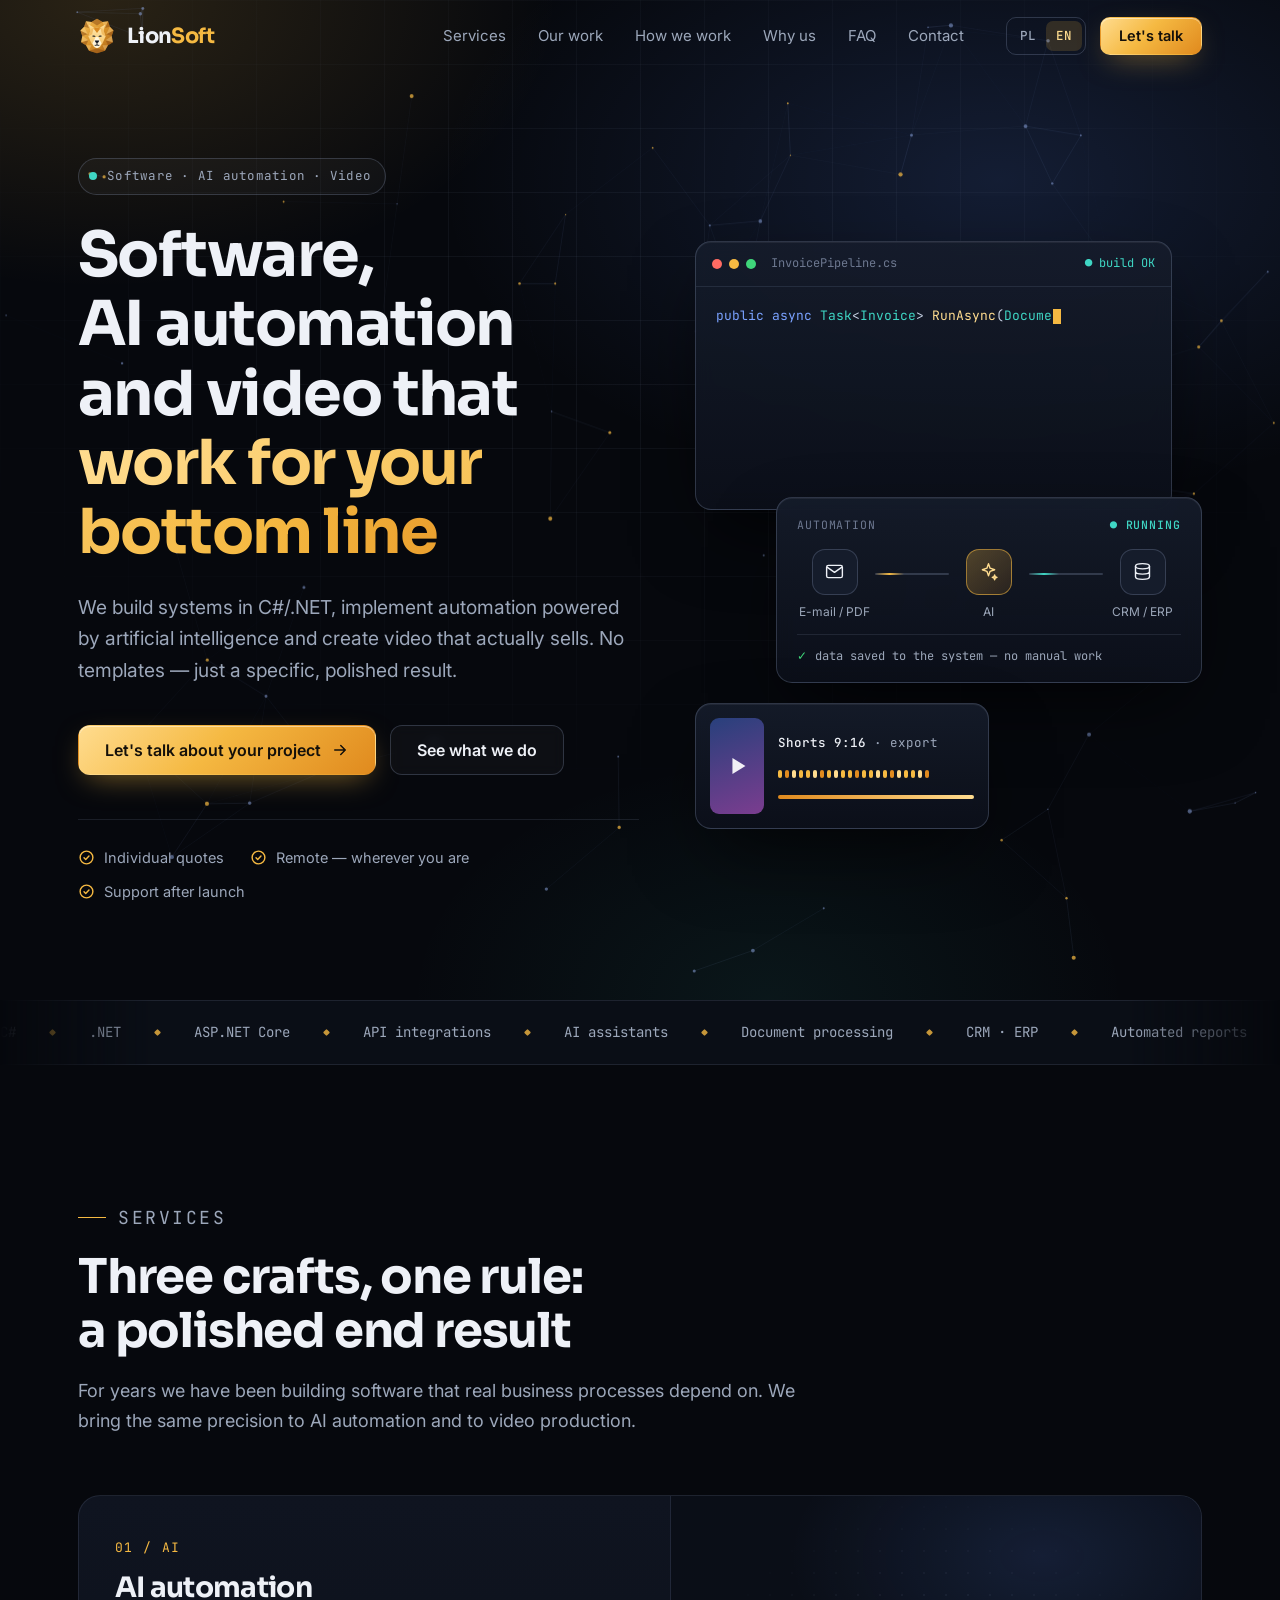
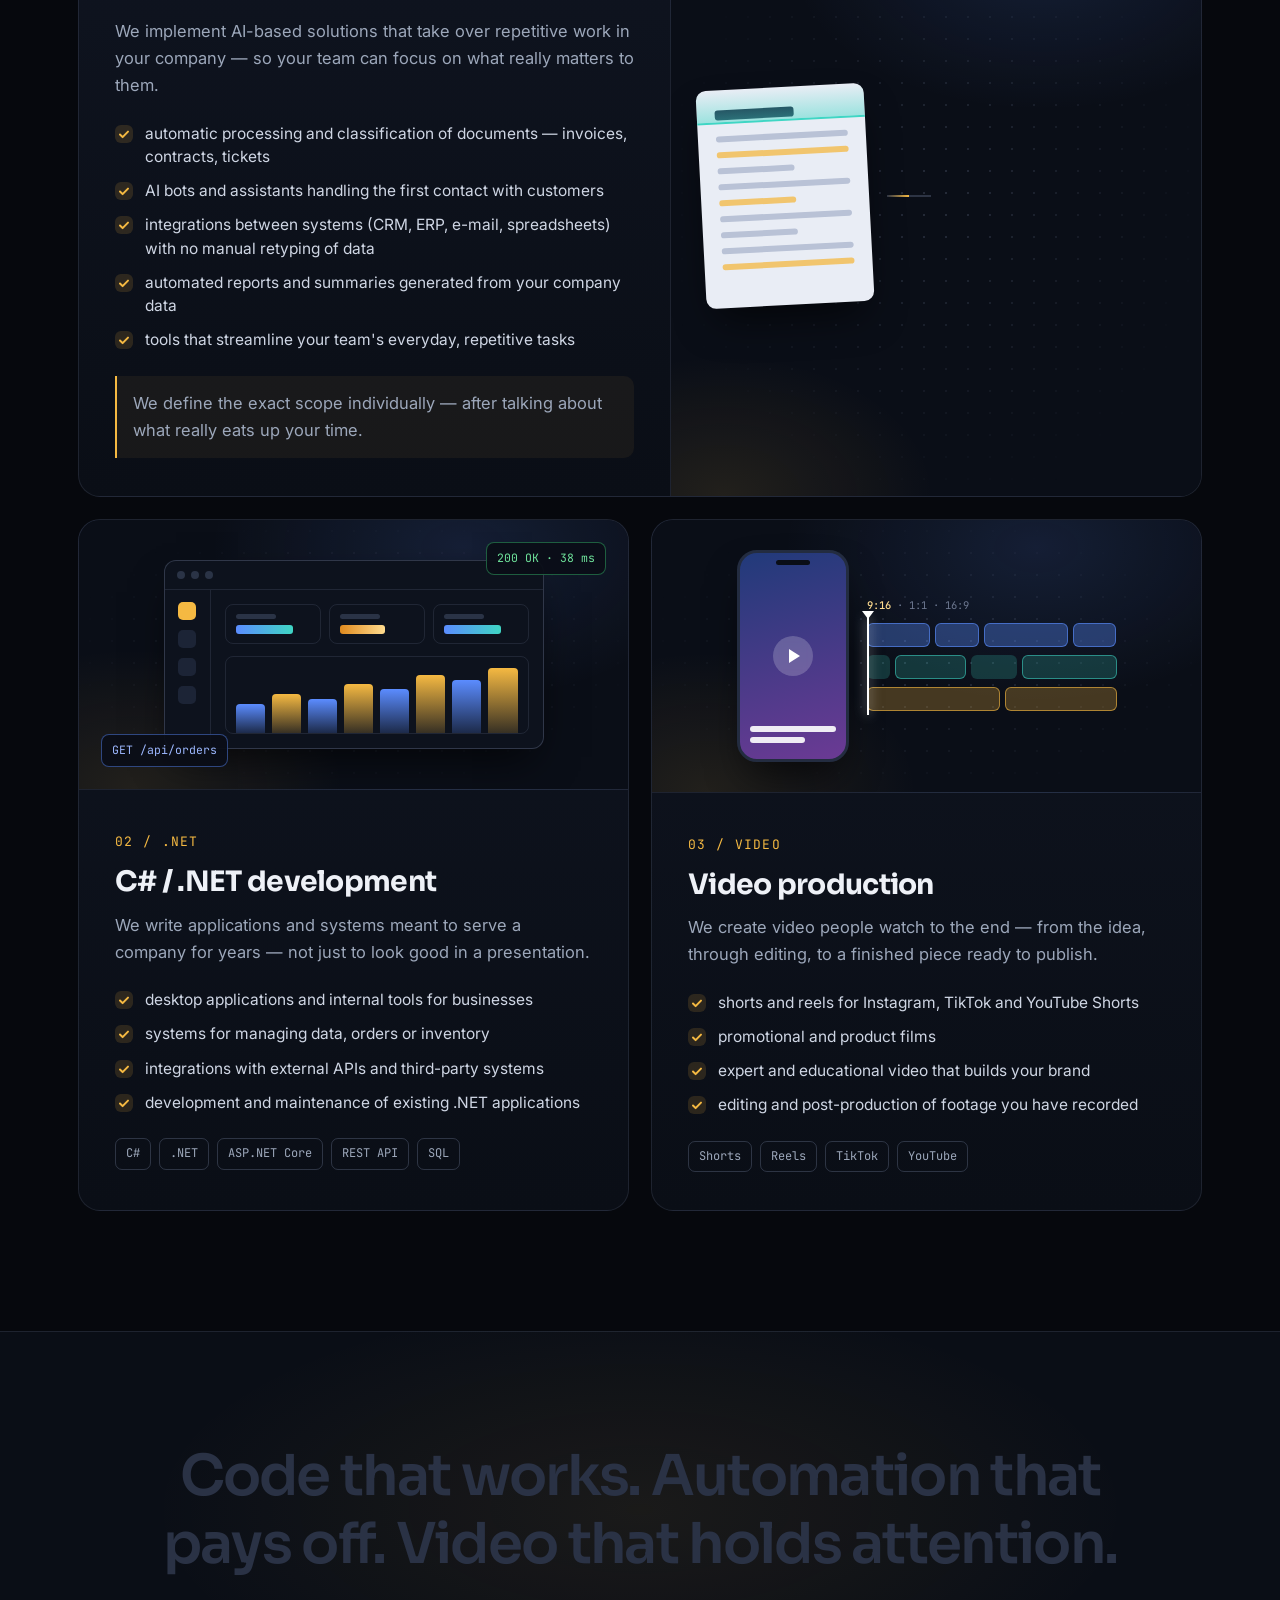
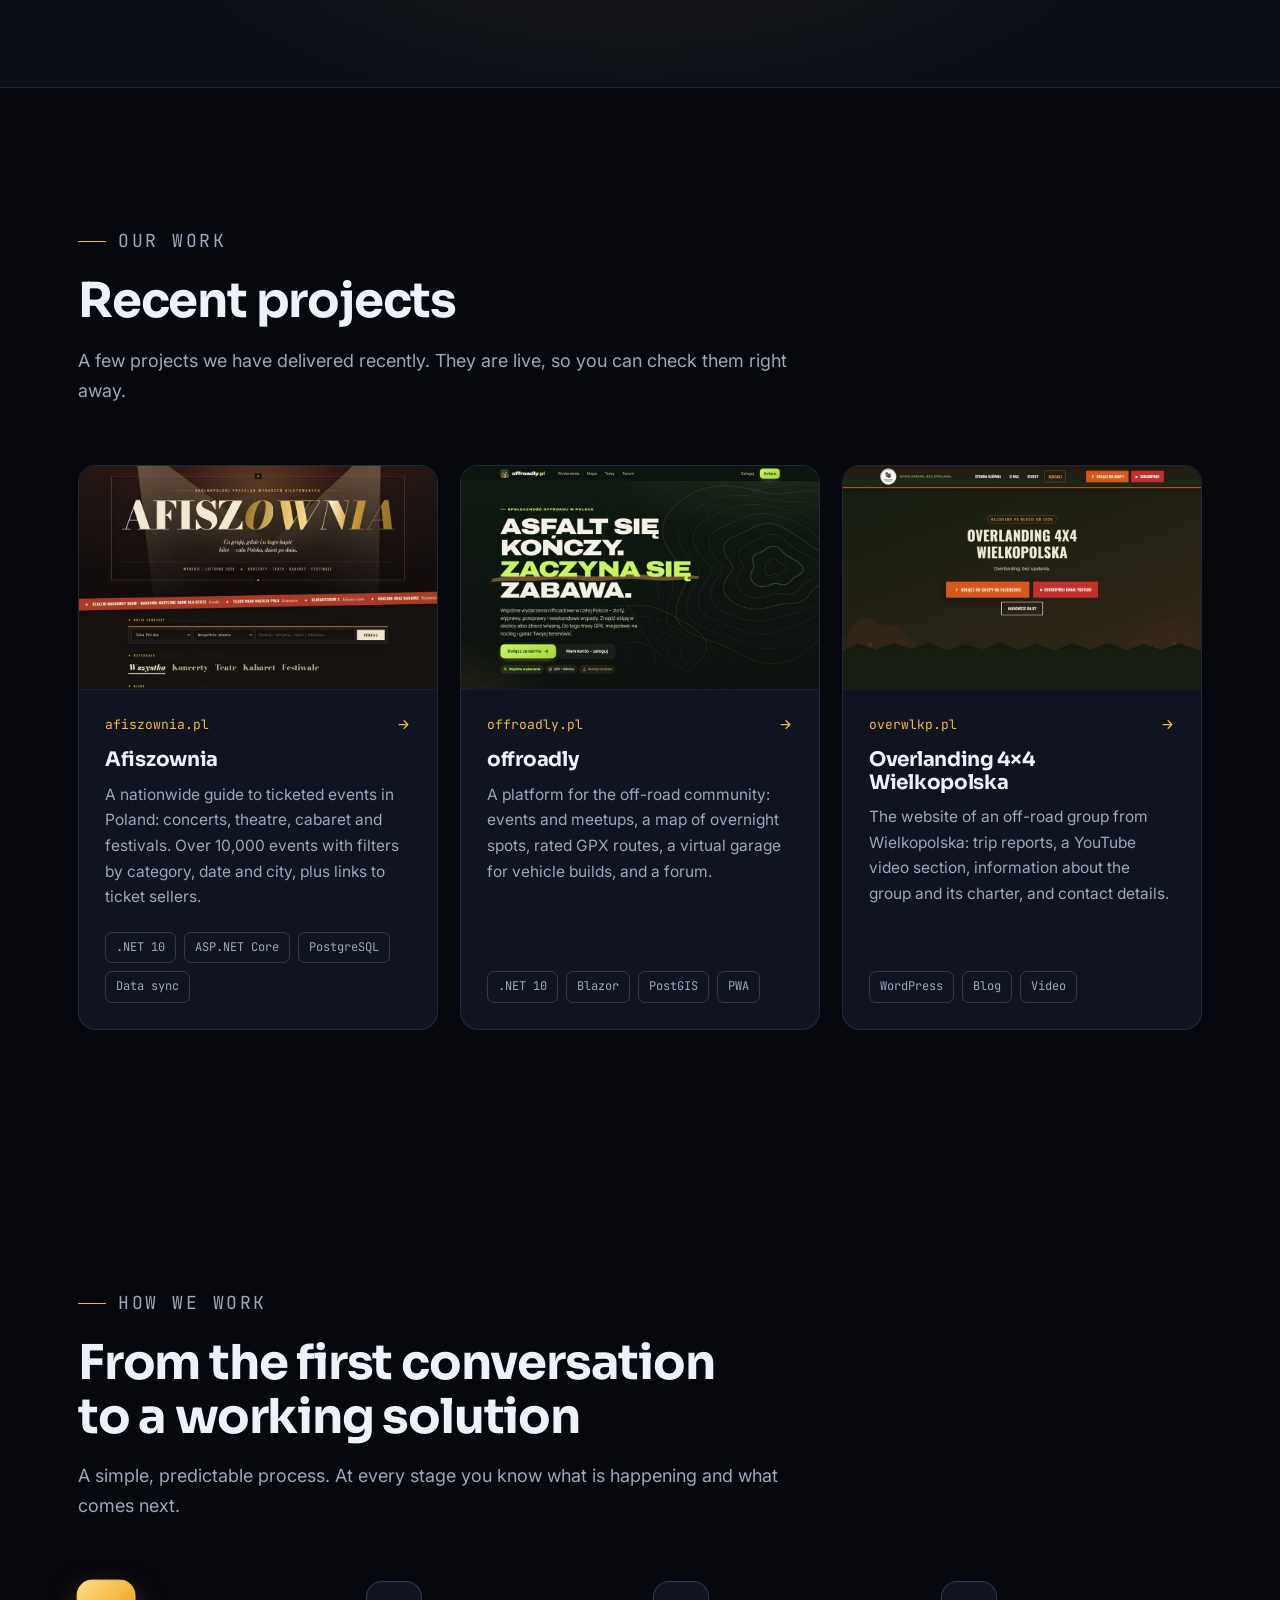
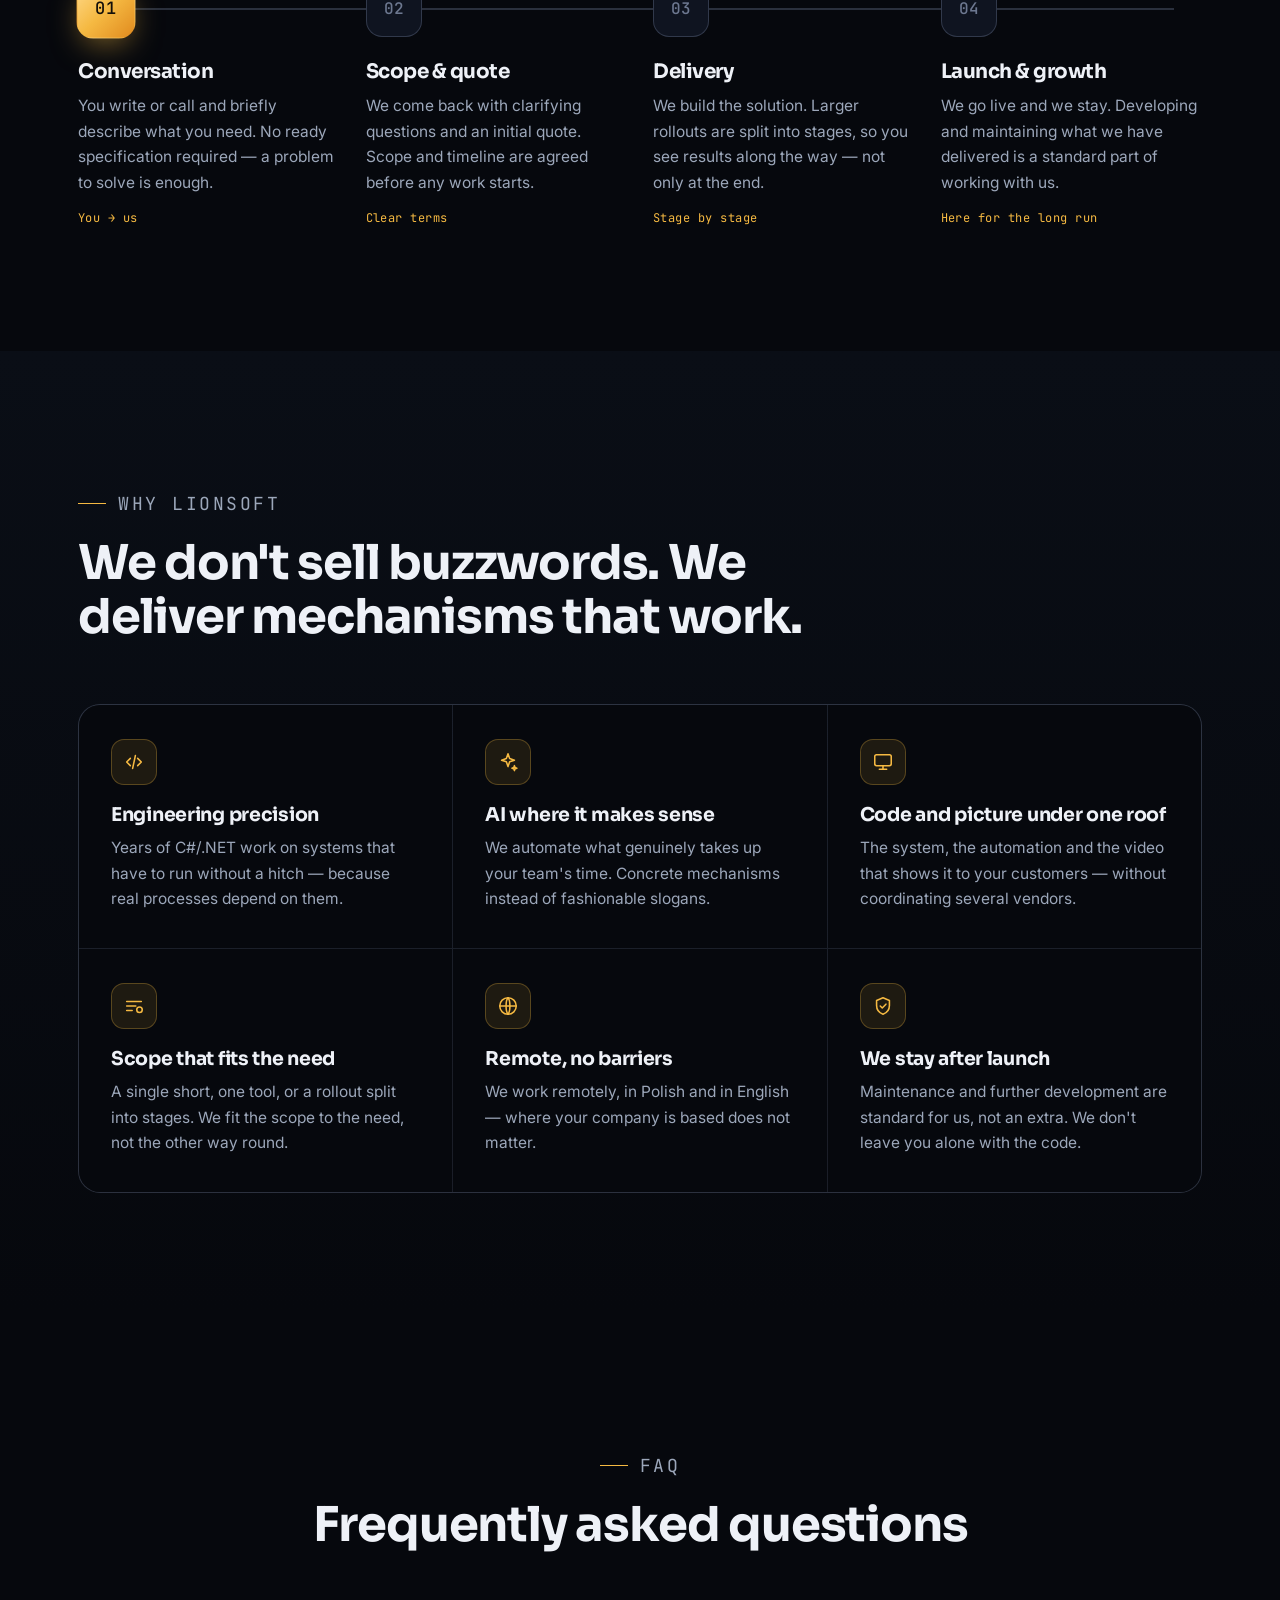
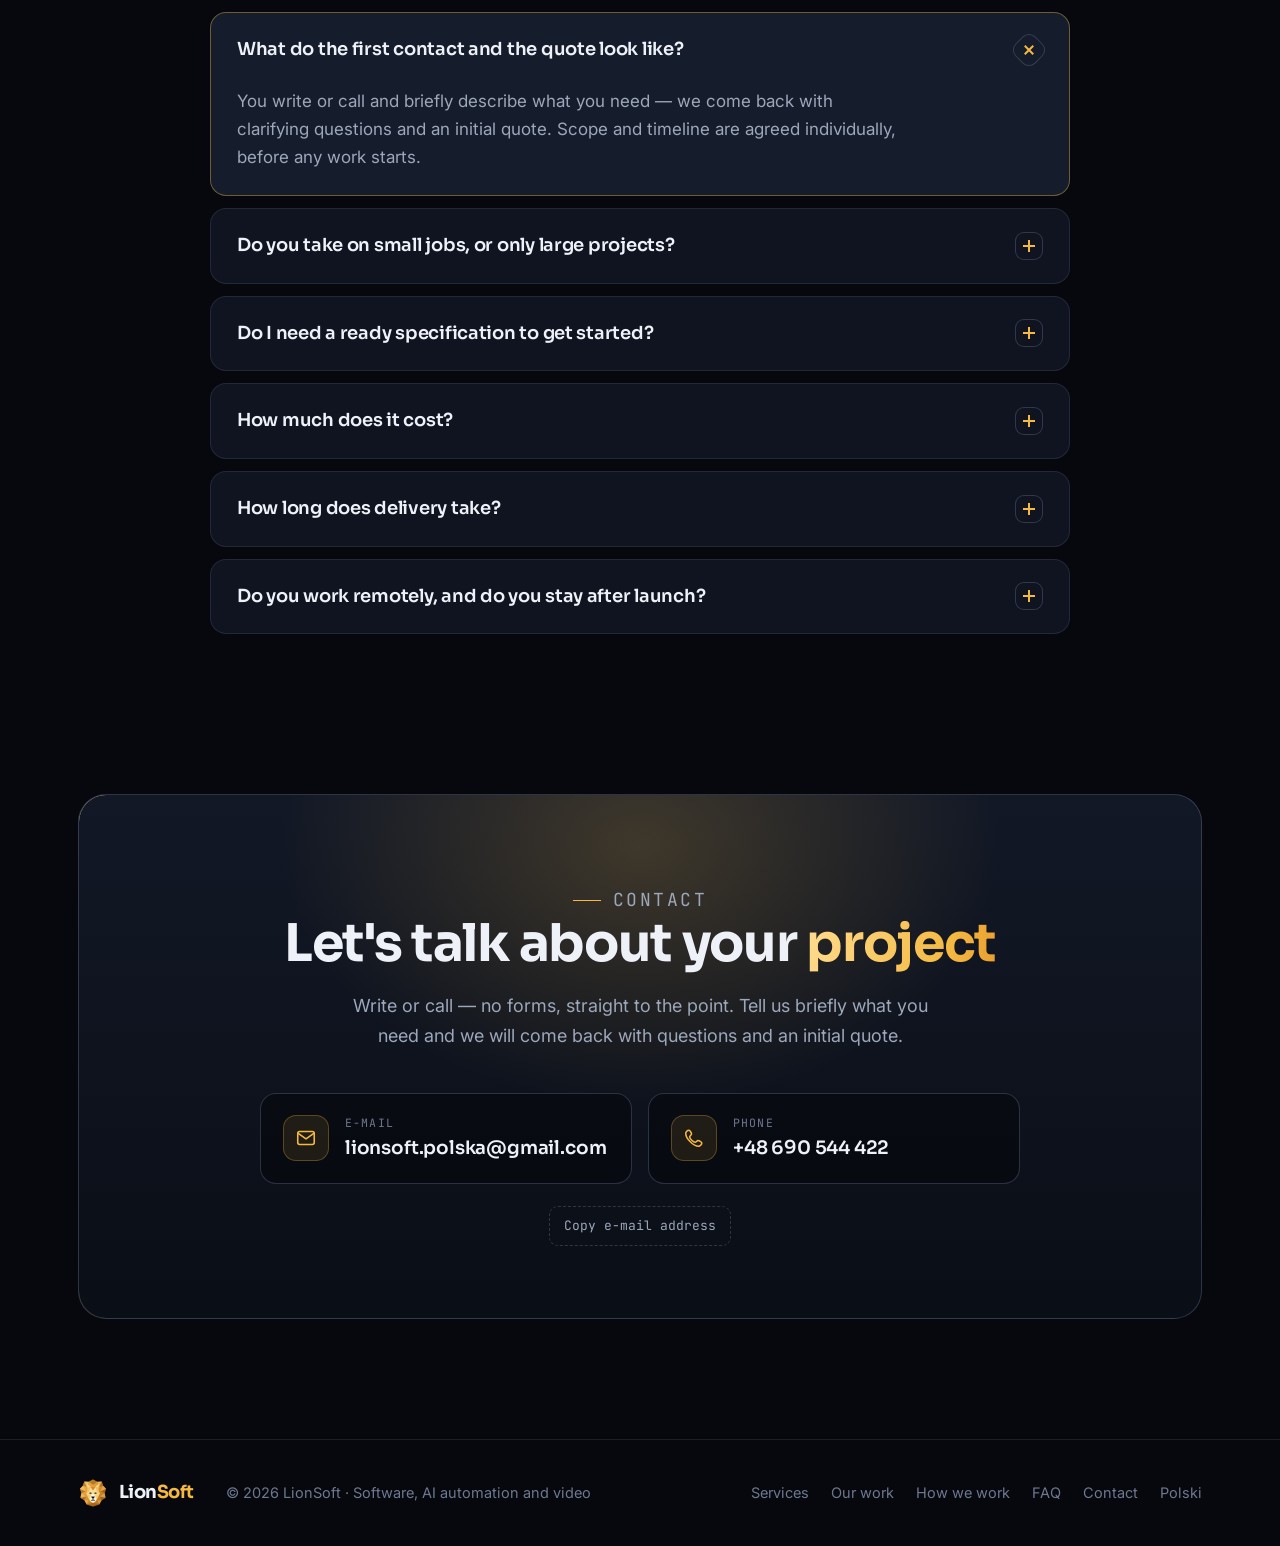
<file: site/en/index.html>
<!DOCTYPE html>
<html lang="en">
<head>
<!-- Google tag (gtag.js) -->
<script async src="https://www.googletagmanager.com/gtag/js?id=G-X995R9PW4P"></script>
<script>
  window.dataLayer = window.dataLayer || [];
  function gtag(){dataLayer.push(arguments);}
  gtag('js', new Date());
  gtag('config', 'G-X995R9PW4P');
</script>
<meta charset="UTF-8">
<meta name="viewport" content="width=device-width, initial-scale=1.0">
<title>LionSoft — .NET software, AI automation and video production</title>
<meta name="description" content="LionSoft builds software in C#/.NET, implements AI automation for businesses and produces video: films, shorts and reels. Individual quotes, remote work, support after launch.">
<meta name="robots" content="index, follow">
<link rel="canonical" href="https://lionsoft.pl/en/">
<link rel="alternate" hreflang="pl" href="https://lionsoft.pl/">
<link rel="alternate" hreflang="en" href="https://lionsoft.pl/en/">
<link rel="alternate" hreflang="x-default" href="https://lionsoft.pl/">
<meta name="theme-color" content="#06080d">

<meta property="og:type" content="website">
<meta property="og:site_name" content="LionSoft">
<meta property="og:title" content="LionSoft — .NET software, AI automation and video production">
<meta property="og:description" content="We build software in C#/.NET, implement AI automation for businesses and produce video: films, shorts and reels.">
<meta property="og:url" content="https://lionsoft.pl/en/">
<meta property="og:locale" content="en_US">
<meta property="og:locale:alternate" content="pl_PL">
<meta name="twitter:card" content="summary">

<link rel="icon" type="image/svg+xml" href="../favicon.svg">
<link rel="preconnect" href="https://fonts.googleapis.com">
<link rel="preconnect" href="https://fonts.gstatic.com" crossorigin>
<link href="https://fonts.googleapis.com/css2?family=Inter:wght@400;500;600&family=JetBrains+Mono:wght@400;500&family=Sora:wght@500;600;700&display=swap" rel="stylesheet">
<link rel="stylesheet" href="../styles.css">
<script>document.documentElement.classList.add("js")</script>

<script type="application/ld+json">
{
  "@context": "https://schema.org",
  "@type": "ProfessionalService",
  "name": "LionSoft",
  "url": "https://lionsoft.pl/en/",
  "description": "We build software in C#/.NET, implement AI automation for businesses and produce video: films, shorts and reels.",
  "email": "lionsoft.polska@gmail.com",
  "telephone": "+48690544422",
  "areaServed": ["PL", "EU"],
  "availableLanguage": ["pl", "en"],
  "knowsAbout": ["C#", ".NET", "AI automation", "System integration", "Video production", "Video editing"],
  "makesOffer": [
    {"@type": "Offer", "itemOffered": {"@type": "Service", "name": "AI automation", "description": "AI-based solutions that automate business processes: document processing, bots and system integrations."}},
    {"@type": "Offer", "itemOffered": {"@type": "Service", "name": "C# / .NET development", "description": "Applications and systems written in C# and .NET — internal tools, API integrations, development and maintenance of existing applications."}},
    {"@type": "Offer", "itemOffered": {"@type": "Service", "name": "Video production", "description": "Films, shorts and reels for social media — from concept, through editing, to the finished piece."}}
  ]
}
</script>
<script type="application/ld+json">
{
  "@context": "https://schema.org",
  "@type": "FAQPage",
  "mainEntity": [
    {"@type": "Question", "name": "What do the first contact and the quote look like?", "acceptedAnswer": {"@type": "Answer", "text": "You write or call and briefly describe what you need — we come back with clarifying questions and an initial quote. Scope and timeline are agreed individually, before any work starts."}},
    {"@type": "Question", "name": "Do you take on small jobs, or only large projects?", "acceptedAnswer": {"@type": "Answer", "text": "Both. A single short, one tool automating a specific process, or a larger rollout split into stages — we fit the scope to the need, not the other way round."}},
    {"@type": "Question", "name": "Do I need a ready specification to get started?", "acceptedAnswer": {"@type": "Answer", "text": "No. Some clients come with a finished idea, others just with a problem to solve. We define the scope and the details together at the start."}},
    {"@type": "Question", "name": "How much does it cost?", "acceptedAnswer": {"@type": "Answer", "text": "It depends on the scope of the project. We prepare an individual quote after talking through your needs — no rigid price lists stretched to fit the client."}},
    {"@type": "Question", "name": "How long does delivery take?", "acceptedAnswer": {"@type": "Answer", "text": "A single video is usually a matter of days; a larger automation rollout or a system takes a few weeks. You get a specific date once we have discussed the details of the project."}},
    {"@type": "Question", "name": "Do you work remotely, and do you stay after launch?", "acceptedAnswer": {"@type": "Answer", "text": "Yes — we work remotely, so your location does not matter. Developing and maintaining what we have delivered is a standard part of working with us, not an extra service."}}
  ]
}
</script>
</head>
<body id="top">

<svg width="0" height="0" style="position:absolute" aria-hidden="true">
  <defs>
    <linearGradient id="lg" x1="0" y1="0" x2="1" y2="1">
      <stop offset="0" stop-color="#ffdc8f"/><stop offset=".5" stop-color="#f5b942"/><stop offset="1" stop-color="#e08a1e"/>
    </linearGradient>
    <linearGradient id="lm" x1="0" y1="0" x2="1" y2="1">
      <stop offset="0" stop-color="#f6c25a"/><stop offset=".5" stop-color="#d9932a"/><stop offset="1" stop-color="#a86216"/>
    </linearGradient>
    <linearGradient id="lf" x1="0" y1="0" x2="0" y2="1">
      <stop offset="0" stop-color="#ffe7ad"/><stop offset="1" stop-color="#f4bf5c"/>
    </linearGradient>
    <symbol id="mark" viewBox="2 1 60 62">
      <path fill="url(#lm)" d="M32 4l9 5 9-1 3 9 6 6-3 9 2 10-8 5-5 9-13 4-13-4-5-9-8-5 2-10-3-9 6-6 3-9 9 1z"/>
      <path fill="#8a4a12" opacity=".5" d="M32 4l9 5-9 6-9-6zM50 8l3 9-8 2zM14 8l-3 9 8 2zM59 23l-3 9-9-3zM5 23l3 9 9-3zM58 42l-8 5-4-8zM6 42l8 5 4-8zM45 56l-13 4v-8zM19 56l13 4v-8z"/>
      <path fill="#ffdf9a" opacity=".35" d="M41 9l9-1-5 11zM23 9l-9-1 5 11zM53 17l6 6-12 6zM11 17l-6 6 12 6zM56 32l2 10-12-3zM8 32l-2 10 12-3zM50 47l-5 9-4-9zM14 47l5 9 4-9z"/>
      <path fill="url(#lf)" d="M19 13.500l8 4.500-6 6zM45 13.500l-8 4.500 6 6z"/>
      <path fill="url(#lf)" d="M22 21l10-3 10 3 4 12-5 11-4 6-5 2-5-2-4-6-5-11z"/>
      <path fill="#d98a22" d="M26.500 19.700L32 18l5.500 1.700L32 27z"/>
      <path fill="#e9a43a" opacity=".55" d="M22 21l4.500-1.300L24 29l-6 4zM42 21l-4.500-1.300L40 29l6 4z"/>
      <path fill="#fff6dc" d="M29.800 33.500h4.400l2.300 5 3 5.500-3.500 6-4 2-4-2-3.500-6 3-5.500z"/>
      <path fill="#0f1420" d="M23.600 32.200q3.200-2.500 6.400.2q-3.300 2-6.400-.2zM40.400 32.200q-3.200-2.500-6.400.2q3.300 2 6.400-.2zM28.300 39.300h7.400l-1.300 3-2.400 1.700-2.400-1.700z"/>
      <path fill="none" stroke="#0f1420" stroke-width="1.400" stroke-linecap="round" stroke-linejoin="round" d="M32 44v2.500M28.800 47.300q1.800.4 3.200-.8q1.400 1.200 3.200.8"/>
    </symbol>
    <symbol id="arrow" viewBox="0 0 24 24" fill="none" stroke="currentColor" stroke-width="2" stroke-linecap="round" stroke-linejoin="round"><path d="M5 12h14M13 6l6 6-6 6"/></symbol>
    <symbol id="check" viewBox="0 0 24 24" fill="none" stroke="currentColor" stroke-width="2" stroke-linecap="round" stroke-linejoin="round"><circle cx="12" cy="12" r="9"/><path d="m8.5 12.3 2.4 2.4 4.6-4.9"/></symbol>
  </defs>
</svg>

<a class="skip" href="#main">Skip to content</a>
<div class="progress" aria-hidden="true"></div>

<header class="nav" id="nav">
  <div class="wrap nav-in">
    <a class="brand" href="#top" aria-label="LionSoft — home"><svg><use href="#mark"/></svg><span>Lion<b>Soft</b></span></a>
    <nav class="nav-links" id="navLinks" aria-label="Main navigation">
      <a href="#services">Services</a>
      <a href="#work">Our work</a>
      <a href="#process">How we work</a>
      <a href="#why">Why us</a>
      <a href="#faq">FAQ</a>
      <a href="#contact">Contact</a>
    </nav>
    <div class="nav-actions">
      <div class="lang" aria-label="Language"><a href="../" lang="pl" hreflang="pl">PL</a><a href="./" aria-current="true" lang="en">EN</a></div>
      <a class="btn btn-primary btn-sm" href="#contact">Let's talk</a>
      <button class="burger" id="burger" aria-label="Menu" aria-expanded="false" aria-controls="navLinks"><i></i><i></i><i></i></button>
    </div>
  </div>
</header>

<main id="main">

<section class="hero">
  <div class="hero-bg" aria-hidden="true"><canvas id="net"></canvas></div>
  <div class="wrap hero-grid">
    <div>
      <p class="pill" data-r><i></i>Software · AI automation · Video</p>
      <h1 data-r>Software, AI&nbsp;automation and video that <span class="grad">work for your bottom line</span></h1>
      <p class="lead" data-r>We build systems in C#/.NET, implement automation powered by artificial intelligence and create video that actually sells. No templates — just a specific, polished result.</p>
      <div class="cta" data-r>
        <a class="btn btn-primary" href="#contact">Let's talk about your project <svg><use href="#arrow"/></svg></a>
        <a class="btn btn-ghost" href="#services">See what we do</a>
      </div>
      <ul class="facts" data-r>
        <li><svg><use href="#check"/></svg>Individual quotes</li>
        <li><svg><use href="#check"/></svg>Remote — wherever you are</li>
        <li><svg><use href="#check"/></svg>Support after launch</li>
      </ul>
    </div>

    <div class="stage" id="stage" aria-hidden="true" data-r="scale">
      <div class="card c-code">
        <div class="card-bar"><i></i><i></i><i></i><span>InvoicePipeline.cs</span><em>● build OK</em></div>
<pre class="code" id="code"><span class="k">public async</span> <span class="t">Task</span>&lt;<span class="t">Invoice</span>&gt; <span class="f">RunAsync</span>(<span class="t">Document</span> doc)
{
    <span class="c">// AI reads the document — nobody retypes it</span>
    <span class="k">var</span> invoice = <span class="k">await</span> _ai.<span class="f">ReadAsync</span>&lt;<span class="t">Invoice</span>&gt;(doc);

    <span class="k">await</span> _erp.<span class="f">SaveAsync</span>(invoice);
    <span class="k">return</span> invoice;
}</pre>
      </div>
      <div class="card c-flow">
        <p class="c-label">Automation <b>● running</b></p>
        <div class="flow">
          <div class="node"><span><svg viewBox="0 0 24 24" fill="none" stroke="currentColor" stroke-width="1.6" stroke-linecap="round" stroke-linejoin="round"><rect x="3" y="5" width="18" height="14" rx="2"/><path d="m3.5 7 8.5 6 8.5-6"/></svg></span>E-mail / PDF</div>
          <div class="wire"></div>
          <div class="node ai"><span><svg viewBox="0 0 24 24" fill="none" stroke="currentColor" stroke-width="1.6" stroke-linecap="round" stroke-linejoin="round"><path d="M12 3l1.8 5.2L19 10l-5.2 1.8L12 17l-1.8-5.2L5 10l5.2-1.8z"/><path d="M19 16l.7 2 2 .7-2 .7-.7 2-.7-2-2-.7 2-.7z"/></svg></span>AI</div>
          <div class="wire b"></div>
          <div class="node"><span><svg viewBox="0 0 24 24" fill="none" stroke="currentColor" stroke-width="1.6" stroke-linecap="round" stroke-linejoin="round"><ellipse cx="12" cy="6" rx="8" ry="3"/><path d="M4 6v6c0 1.7 3.6 3 8 3s8-1.3 8-3V6M4 12v6c0 1.7 3.6 3 8 3s8-1.3 8-3v-6"/></svg></span>CRM / ERP</div>
        </div>
        <p class="log"><b>✓</b> data saved to the system — no manual work</p>
      </div>
      <div class="card c-video">
        <div class="thumb"></div>
        <div class="v-meta">
          <p><b>Shorts 9:16</b> · export</p>
          <div class="wave"><i></i><i></i><i></i><i></i><i></i><i></i><i></i><i></i><i></i><i></i><i></i><i></i><i></i><i></i><i></i><i></i><i></i><i></i><i></i><i></i><i></i><i></i></div>
          <div class="bar"><i></i></div>
        </div>
      </div>
    </div>
  </div>
</section>

<div class="tape" aria-hidden="true">
  <div class="tape-track">
    <ul><li>C#</li><li>.NET</li><li>ASP.NET Core</li><li>API integrations</li><li>AI assistants</li><li>Document processing</li><li>CRM · ERP</li><li>Automated reports</li><li>Shorts</li><li>Reels</li><li>TikTok</li><li>Editing &amp; post-production</li></ul>
    <ul><li>C#</li><li>.NET</li><li>ASP.NET Core</li><li>API integrations</li><li>AI assistants</li><li>Document processing</li><li>CRM · ERP</li><li>Automated reports</li><li>Shorts</li><li>Reels</li><li>TikTok</li><li>Editing &amp; post-production</li></ul>
  </div>
</div>

<section class="section" id="services">
  <div class="wrap">
    <div class="head" data-r>
      <p class="eyebrow">Services</p>
      <h2>Three crafts, one rule: a polished end result</h2>
      <p>For years we have been building software that real business processes depend on. We bring the same precision to AI automation and to video production.</p>
    </div>

    <div class="svc-grid">
      <article class="svc feature" data-r>
        <div class="svc-body">
          <span class="svc-num">01 / AI</span>
          <h3>AI automation</h3>
          <p>We implement AI-based solutions that take over repetitive work in your company — so your team can focus on what really matters to them.</p>
          <ul class="ticks">
            <li>automatic processing and classification of documents — invoices, contracts, tickets</li>
            <li>AI bots and assistants handling the first contact with customers</li>
            <li>integrations between systems (CRM, ERP, e-mail, spreadsheets) with no manual retyping of data</li>
            <li>automated reports and summaries generated from your company data</li>
            <li>tools that streamline your team's everyday, repetitive tasks</li>
          </ul>
          <p class="note">We define the exact scope individually — after talking about what really eats up your time.</p>
        </div>
        <div class="art" aria-hidden="true">
          <div class="paper"><b></b><i></i><i class="h"></i><i class="s"></i><i></i><i class="h s"></i><i></i><i class="s"></i><i></i><i class="h"></i><span class="scan"></span></div>
          <div class="pipe"></div>
          <ul class="fields">
            <li><em>vendor</em><b>Northwind Ltd.</b></li>
            <li><em>total</em><b>€ 12,480.00</b></li>
            <li><em>due in</em><b>14 days</b></li>
            <li class="ok">✓ saved to ERP</li>
          </ul>
        </div>
      </article>

      <article class="svc" data-r>
        <div class="art" aria-hidden="true">
          <div class="app">
            <div class="app-top"><i></i><i></i><i></i></div>
            <div class="app-main">
              <div class="app-side"><i></i><i></i><i></i><i></i></div>
              <div class="app-body">
                <div class="kpis"><div><i></i><b></b></div><div><i></i><b></b></div><div><i></i><b></b></div></div>
                <div class="chart"><i style="--h:42%"></i><i style="--h:58%"></i><i style="--h:50%"></i><i style="--h:72%"></i><i style="--h:64%"></i><i style="--h:86%"></i><i style="--h:78%"></i><i style="--h:96%"></i></div>
              </div>
            </div>
          </div>
          <span class="api">200 OK · 38 ms</span>
          <span class="api two">GET /api/orders</span>
        </div>
        <div class="svc-body">
          <span class="svc-num">02 / .NET</span>
          <h3>C# / .NET development</h3>
          <p>We write applications and systems meant to serve a company for years — not just to look good in a presentation.</p>
          <ul class="ticks">
            <li>desktop applications and internal tools for businesses</li>
            <li>systems for managing data, orders or inventory</li>
            <li>integrations with external APIs and third-party systems</li>
            <li>development and maintenance of existing .NET applications</li>
          </ul>
          <ul class="tags"><li>C#</li><li>.NET</li><li>ASP.NET Core</li><li>REST API</li><li>SQL</li></ul>
        </div>
      </article>

      <article class="svc" data-r>
        <div class="art" aria-hidden="true">
          <div class="phone"><span class="play"></span><span class="cap"><i></i><i></i></span></div>
          <div class="tl">
            <p class="tl-fmt"><b>9:16</b> · 1:1 · 16:9</p>
            <div class="tl-row"><i style="--w:3"></i><i style="--w:2"></i><i style="--w:4"></i><i style="--w:2"></i></div>
            <div class="tl-row t"><i class="gap" style="--w:1"></i><i style="--w:3"></i><i class="gap" style="--w:2"></i><i style="--w:4"></i></div>
            <div class="tl-row a"><i style="--w:6"></i><i style="--w:5"></i></div>
            <span class="head-pin"></span>
          </div>
        </div>
        <div class="svc-body">
          <span class="svc-num">03 / VIDEO</span>
          <h3>Video production</h3>
          <p>We create video people watch to the end — from the idea, through editing, to a finished piece ready to publish.</p>
          <ul class="ticks">
            <li>shorts and reels for Instagram, TikTok and YouTube Shorts</li>
            <li>promotional and product films</li>
            <li>expert and educational video that builds your brand</li>
            <li>editing and post-production of footage you have recorded</li>
          </ul>
          <ul class="tags"><li>Shorts</li><li>Reels</li><li>TikTok</li><li>YouTube</li></ul>
        </div>
      </article>
    </div>
  </div>
</section>

<section class="motto" aria-label="Our rule">
  <div class="wrap">
    <p id="motto">Code that <span data-hl>works.</span> Automation that <span data-hl>pays off.</span> Video that <span data-hl>holds attention.</span></p>
  </div>
</section>

<section class="section" id="work">
  <div class="wrap">
    <div class="head" data-r>
      <p class="eyebrow">Our work</p>
      <h2>Recent projects</h2>
      <p>A few projects we have delivered recently. They are live, so you can check them right away.</p>
    </div>
    <ul class="work">
      <li data-r><a class="proj" href="https://afiszownia.pl" target="_blank" rel="noopener">
        <span class="shot"><img src="../img/work/afiszownia.jpg" width="960" height="600" loading="lazy" decoding="async" alt="afiszownia.pl home page"></span>
        <span class="proj-in"><span class="proj-dom">afiszownia.pl<svg><use href="#arrow"/></svg></span>
        <h3>Afiszownia</h3>
        <p>A nationwide guide to ticketed events in Poland: concerts, theatre, cabaret and festivals. Over 10,000 events with filters by category, date and city, plus links to ticket sellers.</p>
        <ul class="tags"><li>.NET 10</li><li>ASP.NET Core</li><li>PostgreSQL</li><li>Data sync</li></ul></span>
      </a></li>
      <li data-r><a class="proj" href="https://offroadly.pl" target="_blank" rel="noopener">
        <span class="shot"><img src="../img/work/offroadly.jpg" width="960" height="600" loading="lazy" decoding="async" alt="offroadly.pl home page"></span>
        <span class="proj-in"><span class="proj-dom">offroadly.pl<svg><use href="#arrow"/></svg></span>
        <h3>offroadly</h3>
        <p>A platform for the off-road community: events and meetups, a map of overnight spots, rated GPX routes, a virtual garage for vehicle builds, and a forum.</p>
        <ul class="tags"><li>.NET 10</li><li>Blazor</li><li>PostGIS</li><li>PWA</li></ul></span>
      </a></li>
      <li data-r><a class="proj" href="https://overwlkp.pl" target="_blank" rel="noopener">
        <span class="shot"><img src="../img/work/overwlkp.jpg" width="960" height="600" loading="lazy" decoding="async" alt="overwlkp.pl home page"></span>
        <span class="proj-in"><span class="proj-dom">overwlkp.pl<svg><use href="#arrow"/></svg></span>
        <h3>Overlanding 4×4 Wielkopolska</h3>
        <p>The website of an off-road group from Wielkopolska: trip reports, a YouTube video section, information about the group and its charter, and contact details.</p>
        <ul class="tags"><li>WordPress</li><li>Blog</li><li>Video</li></ul></span>
      </a></li>
    </ul>
  </div>
</section>

<section class="section" id="process">
  <div class="wrap">
    <div class="head" data-r>
      <p class="eyebrow">How we work</p>
      <h2>From the first conversation to a working solution</h2>
      <p>A simple, predictable process. At every stage you know what is happening and what comes next.</p>
    </div>
    <div class="steps" id="steps">
      <div class="rail" aria-hidden="true"><i></i></div>
      <ol>
      <li class="step" data-r><div class="step-n">01</div><h3>Conversation</h3><p>You write or call and briefly describe what you need. No ready specification required — a problem to solve is enough.</p><small>You → us</small></li>
      <li class="step" data-r><div class="step-n">02</div><h3>Scope &amp; quote</h3><p>We come back with clarifying questions and an initial quote. Scope and timeline are agreed before any work starts.</p><small>Clear terms</small></li>
      <li class="step" data-r><div class="step-n">03</div><h3>Delivery</h3><p>We build the solution. Larger rollouts are split into stages, so you see results along the way — not only at the end.</p><small>Stage by stage</small></li>
      <li class="step" data-r><div class="step-n">04</div><h3>Launch &amp; growth</h3><p>We go live and we stay. Developing and maintaining what we have delivered is a standard part of working with us.</p><small>Here for the long run</small></li>
      </ol>
    </div>
  </div>
</section>

<section class="section alt" id="why">
  <div class="wrap">
    <div class="head" data-r>
      <p class="eyebrow">Why LionSoft</p>
      <h2>We don't sell buzzwords. We deliver mechanisms that work.</h2>
    </div>
    <ul class="why">
      <li data-r><div class="ico"><svg viewBox="0 0 24 24" fill="none" stroke="currentColor" stroke-width="1.7" stroke-linecap="round" stroke-linejoin="round"><path d="m8 8-4 4 4 4M16 8l4 4-4 4M13.5 5l-3 14"/></svg></div><h3>Engineering precision</h3><p>Years of C#/.NET work on systems that have to run without a hitch — because real processes depend on them.</p></li>
      <li data-r><div class="ico"><svg viewBox="0 0 24 24" fill="none" stroke="currentColor" stroke-width="1.7" stroke-linecap="round" stroke-linejoin="round"><path d="M12 3l1.8 5.2L19 10l-5.2 1.8L12 17l-1.8-5.2L5 10l5.2-1.8z"/><path d="M19 16l.7 2 2 .7-2 .7-.7 2-.7-2-2-.7 2-.7z"/></svg></div><h3>AI where it makes sense</h3><p>We automate what genuinely takes up your team's time. Concrete mechanisms instead of fashionable slogans.</p></li>
      <li data-r><div class="ico"><svg viewBox="0 0 24 24" fill="none" stroke="currentColor" stroke-width="1.7" stroke-linecap="round" stroke-linejoin="round"><rect x="3" y="4" width="18" height="12" rx="2"/><path d="M8 20h8M12 16v4"/></svg></div><h3>Code and picture under one roof</h3><p>The system, the automation and the video that shows it to your customers — without coordinating several vendors.</p></li>
      <li data-r><div class="ico"><svg viewBox="0 0 24 24" fill="none" stroke="currentColor" stroke-width="1.7" stroke-linecap="round" stroke-linejoin="round"><path d="M4 7h16M4 12h10M4 17h6"/><circle cx="18" cy="16" r="3"/></svg></div><h3>Scope that fits the need</h3><p>A single short, one tool, or a rollout split into stages. We fit the scope to the need, not the other way round.</p></li>
      <li data-r><div class="ico"><svg viewBox="0 0 24 24" fill="none" stroke="currentColor" stroke-width="1.7" stroke-linecap="round" stroke-linejoin="round"><circle cx="12" cy="12" r="9"/><path d="M3 12h18M12 3c2.8 3 2.8 15 0 18M12 3c-2.8 3-2.8 15 0 18"/></svg></div><h3>Remote, no barriers</h3><p>We work remotely, in Polish and in English — where your company is based does not matter.</p></li>
      <li data-r><div class="ico"><svg viewBox="0 0 24 24" fill="none" stroke="currentColor" stroke-width="1.7" stroke-linecap="round" stroke-linejoin="round"><path d="M12 3l7 3v5.5c0 4.3-2.9 8-7 9.5-4.1-1.5-7-5.2-7-9.5V6z"/><path d="m9 12 2.2 2.2L15.2 10"/></svg></div><h3>We stay after launch</h3><p>Maintenance and further development are standard for us, not an extra. We don't leave you alone with the code.</p></li>
    </ul>
  </div>
</section>

<section class="section" id="faq">
  <div class="wrap">
    <div class="head center" data-r>
      <p class="eyebrow">FAQ</p>
      <h2>Frequently asked questions</h2>
    </div>
    <div class="faq">
      <details data-r open><summary>What do the first contact and the quote look like?</summary><p>You write or call and briefly describe what you need — we come back with clarifying questions and an initial quote. Scope and timeline are agreed individually, before any work starts.</p></details>
      <details data-r><summary>Do you take on small jobs, or only large projects?</summary><p>Both. A single short, one tool automating a specific process, or a larger rollout split into stages — we fit the scope to the need, not the other way round.</p></details>
      <details data-r><summary>Do I need a ready specification to get started?</summary><p>No. Some clients come with a finished idea, others just with a problem to solve. We define the scope and the details together at the start.</p></details>
      <details data-r><summary>How much does it cost?</summary><p>It depends on the scope of the project. We prepare an individual quote after talking through your needs — no rigid price lists stretched to fit the client.</p></details>
      <details data-r><summary>How long does delivery take?</summary><p>A single video is usually a matter of days; a larger automation rollout or a system takes a few weeks. You get a specific date once we have discussed the details of your project.</p></details>
      <details data-r><summary>Do you work remotely, and do you stay after launch?</summary><p>Yes — we work remotely, so your location does not matter. Developing and maintaining what we have delivered is a standard part of working with us, not an extra service.</p></details>
    </div>
  </div>
</section>

<section class="contact" id="contact">
  <div class="wrap">
    <div class="panel" data-r="scale">
      <p class="eyebrow">Contact</p>
      <h2>Let's talk about your <span class="grad">project</span></h2>
      <p>Write or call — no forms, straight to the point. Tell us briefly what you need and we will come back with questions and an initial quote.</p>
      <div class="ways">
        <a class="way" href="mailto:lionsoft.polska@gmail.com?subject=Enquiry%20from%20lionsoft.pl">
          <span class="ico"><svg viewBox="0 0 24 24" fill="none" stroke="currentColor" stroke-width="1.7" stroke-linecap="round" stroke-linejoin="round"><rect x="3" y="5" width="18" height="14" rx="2"/><path d="m3.5 7 8.5 6 8.5-6"/></svg></span>
          <span><small>E-mail</small><b>lionsoft.polska@gmail.com</b></span>
        </a>
        <a class="way" href="tel:+48690544422">
          <span class="ico"><svg viewBox="0 0 24 24" fill="none" stroke="currentColor" stroke-width="1.7" stroke-linecap="round" stroke-linejoin="round"><path d="M6.5 3.5c1 0 2.8 3 2.8 4.2 0 1-2 2-2 2.8 0 2.3 3.9 6.2 6.2 6.2.8 0 1.800-2 2.800-2 1.200 0 4.200 1.800 4.200 2.800 0 1.800-2.100 3.500-3.500 3.500C11.500 21 3 12.500 3 7c0-1.400 1.700-3.500 3.500-3.500Z"/></svg></span>
          <span><small>Phone</small><b>+48 690 544 422</b></span>
        </a>
      </div>
      <button class="copy" id="copy" type="button" data-email="lionsoft.polska@gmail.com" data-done="✓ Address copied">Copy e-mail address</button>
    </div>
  </div>
</section>

</main>

<footer class="foot">
  <div class="wrap foot-in">
    <a class="brand" href="#top"><svg><use href="#mark"/></svg><span>Lion<b>Soft</b></span></a>
    <span>© <span id="year">2026</span> LionSoft · Software, AI automation and video</span>
    <nav aria-label="Footer">
      <a href="#services">Services</a><a href="#work">Our work</a><a href="#process">How we work</a><a href="#faq">FAQ</a><a href="#contact">Contact</a><a href="../" lang="pl" hreflang="pl">Polski</a>
    </nav>
  </div>
</footer>

<script src="../script.js" defer></script>
</body>
</html>
</file>
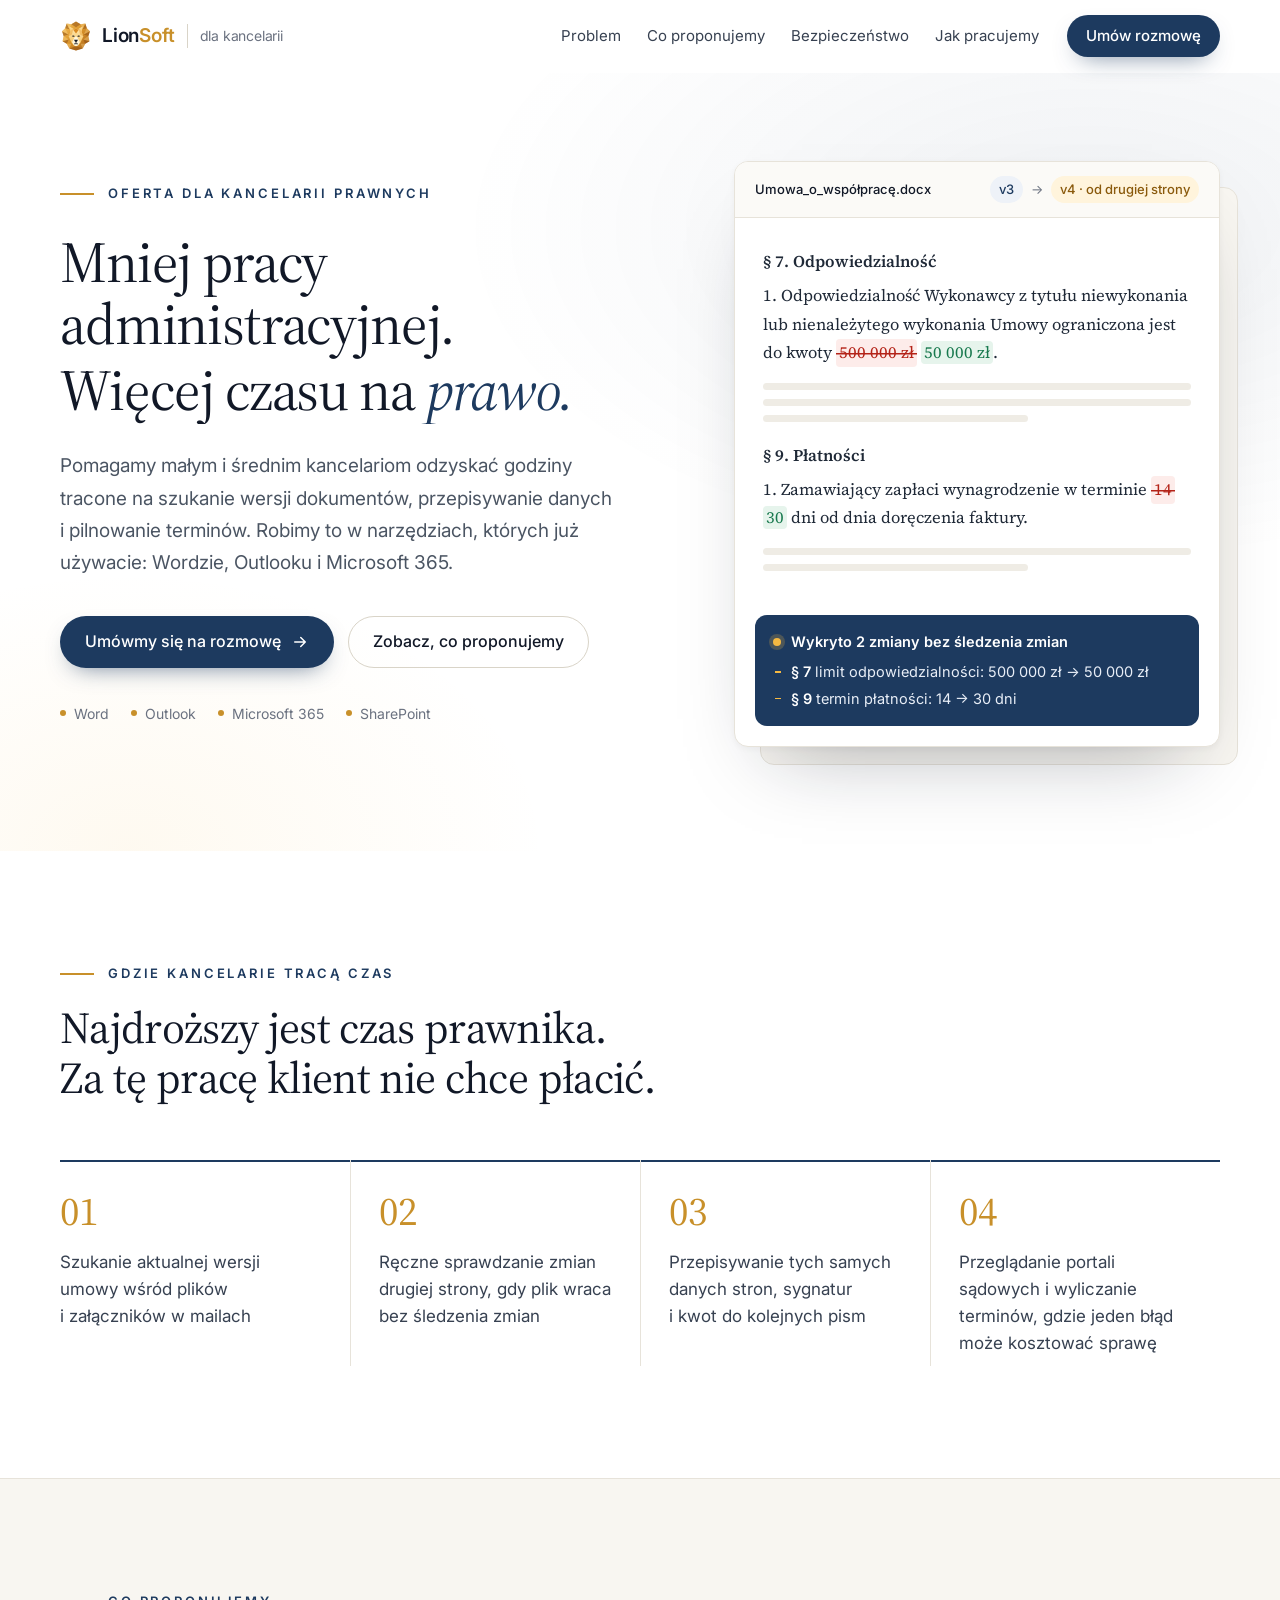
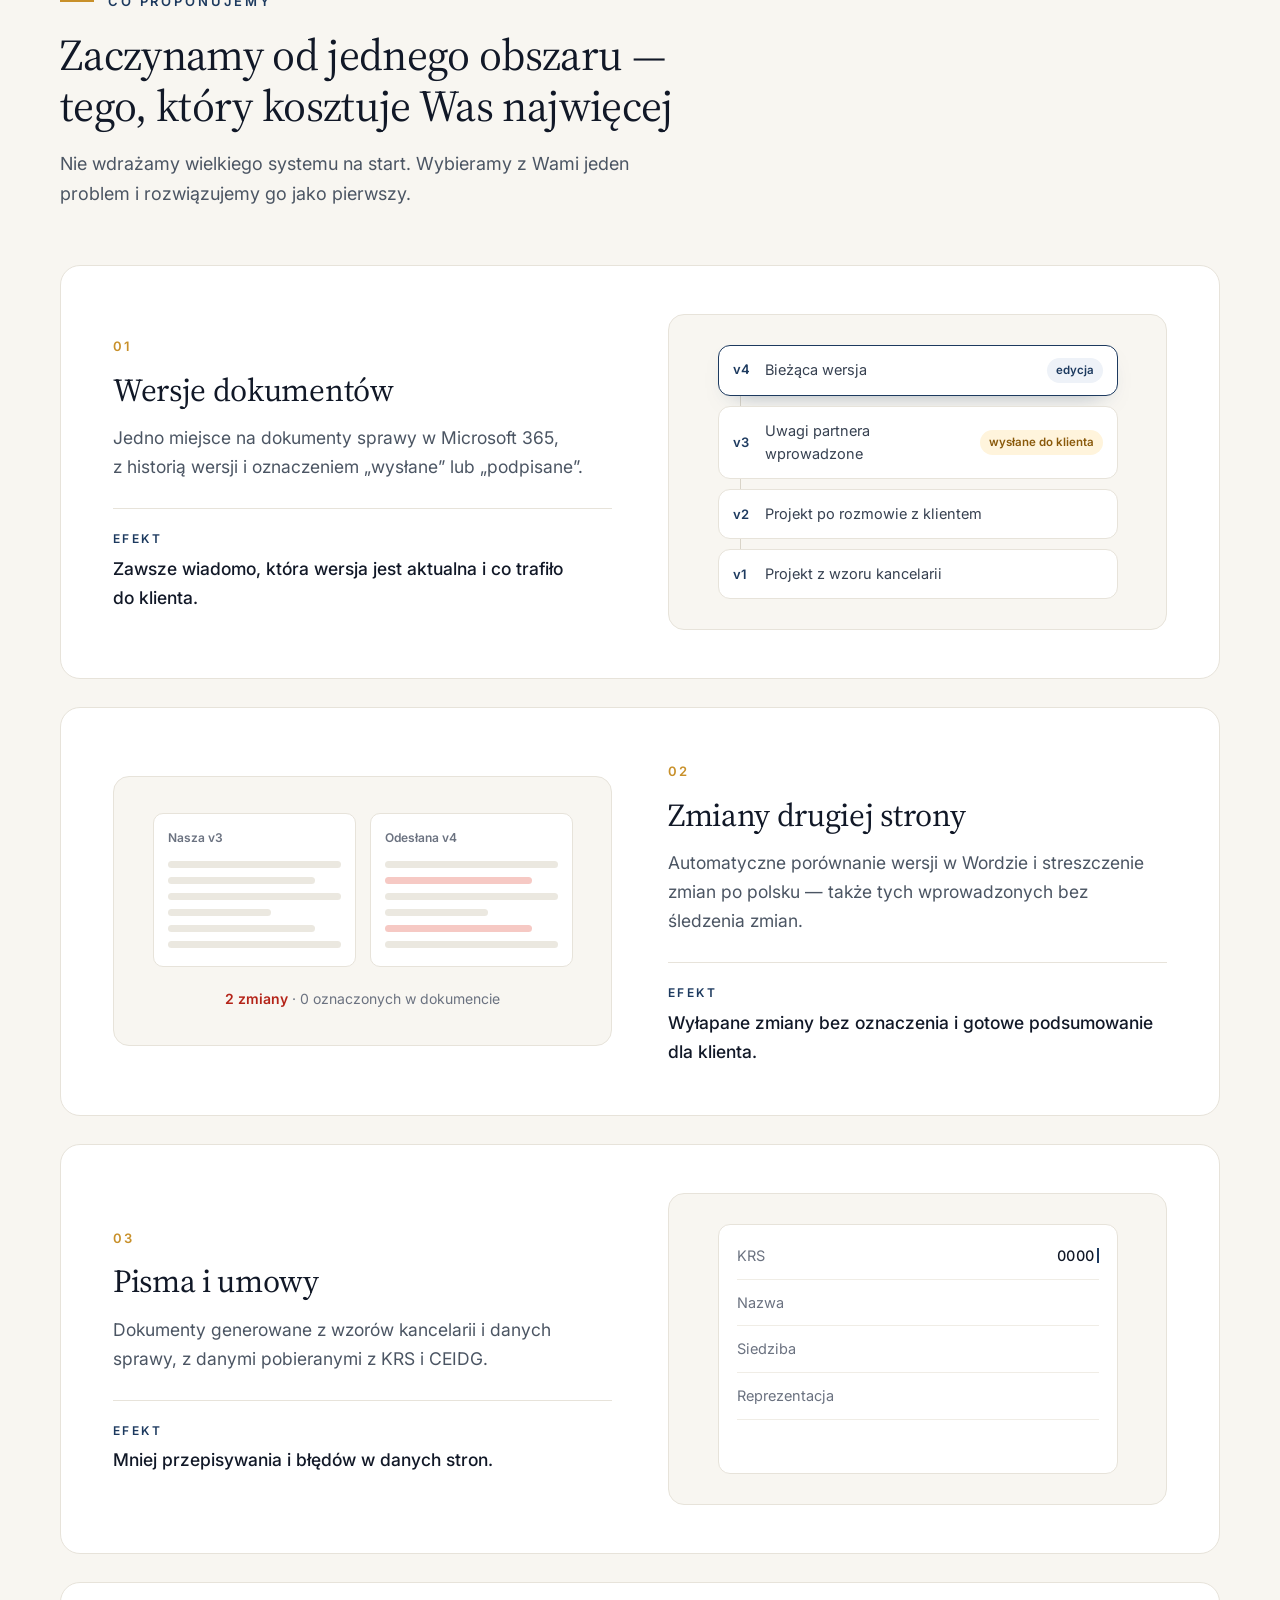
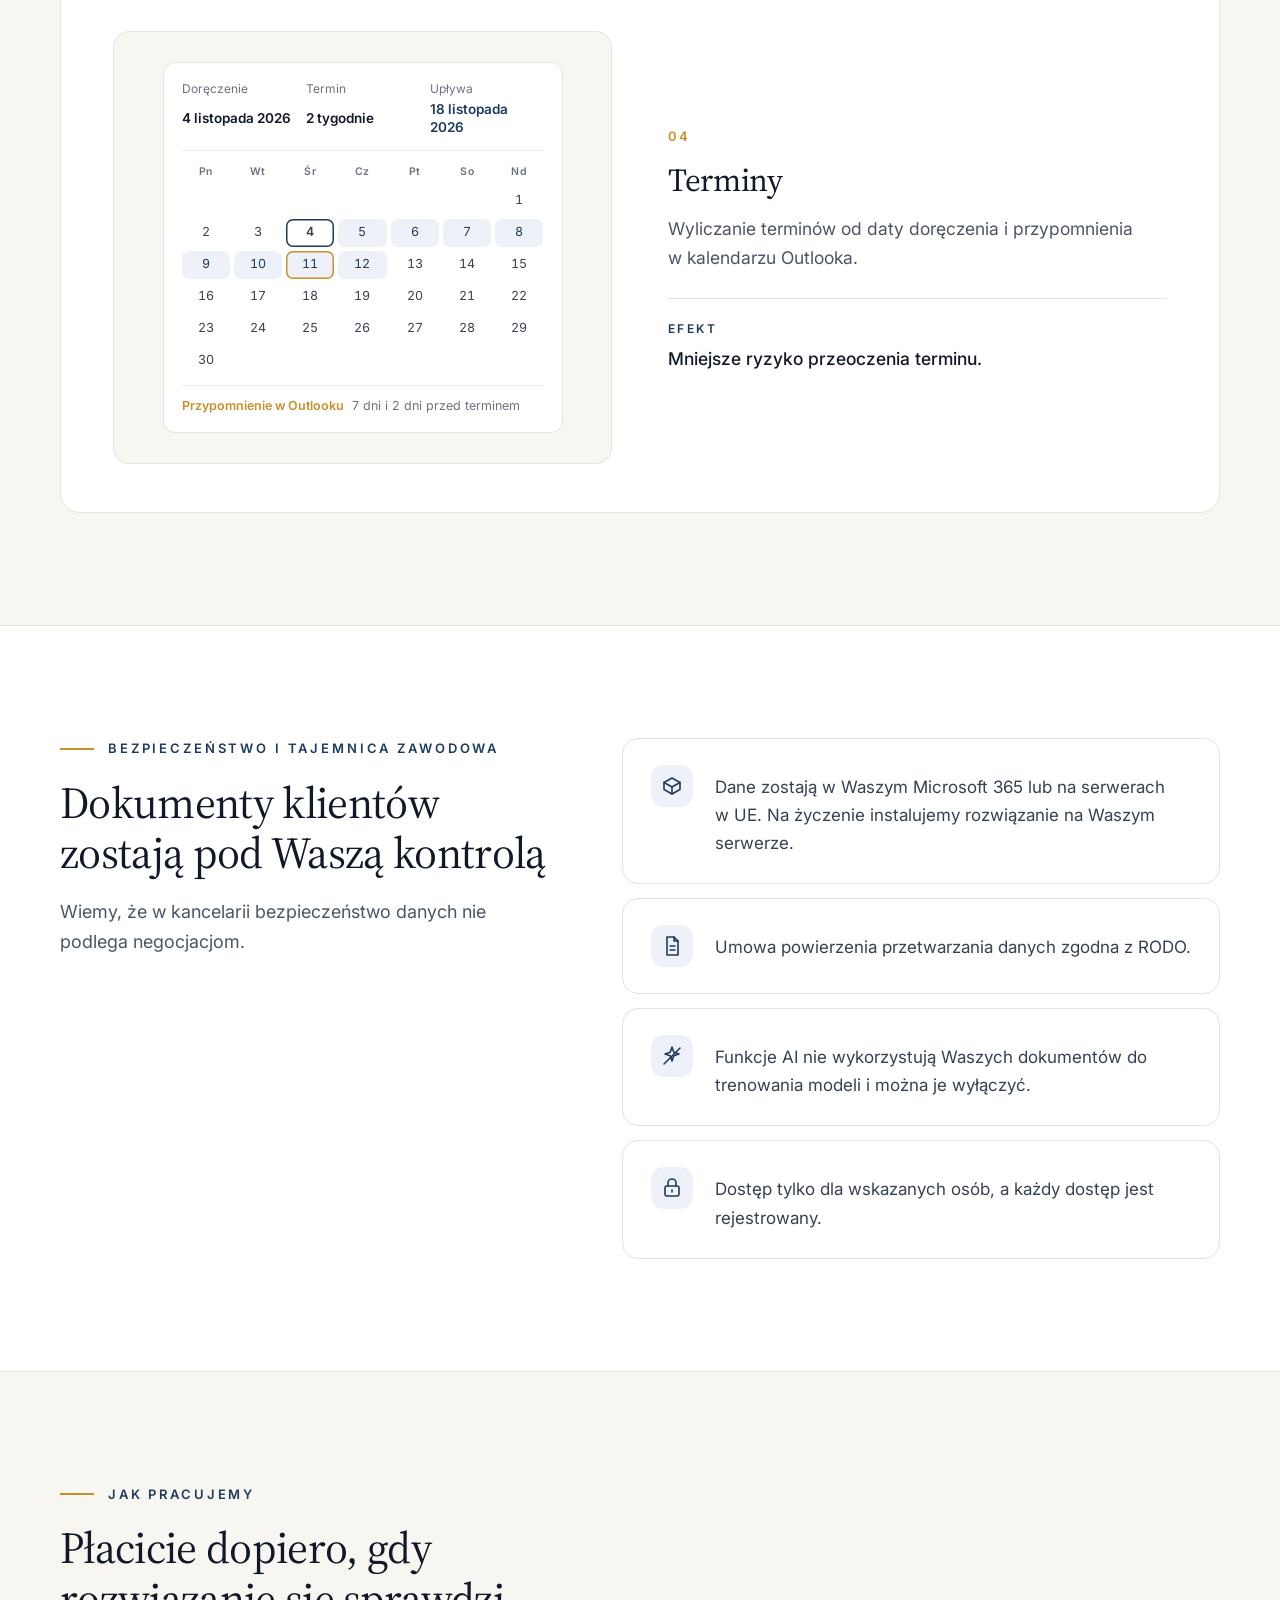
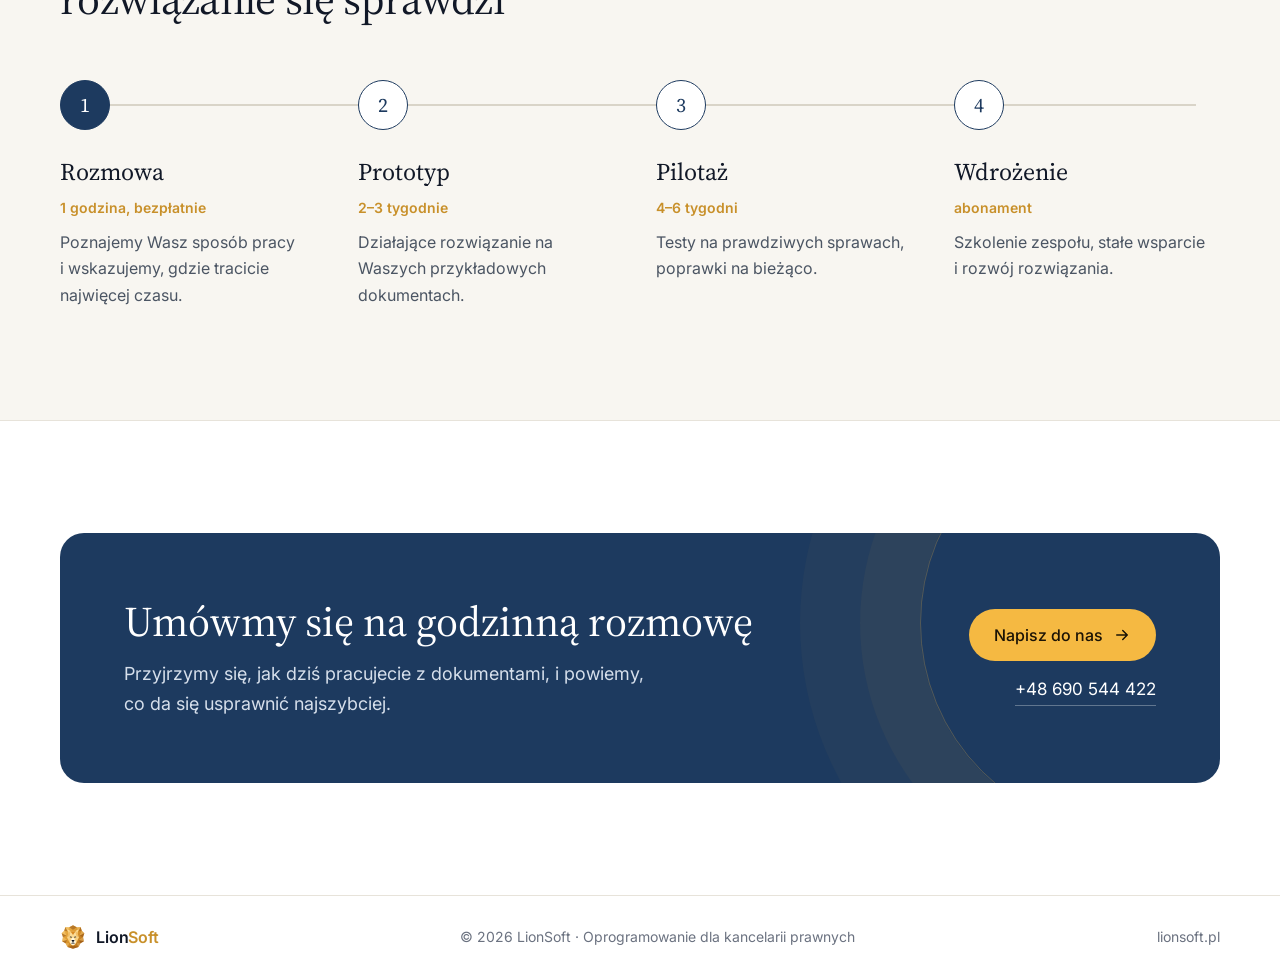
<file: site/kancelaria/index.html>
<!DOCTYPE html>
<html lang="pl">
<head>
<!-- Google tag (gtag.js) -->
<script async src="https://www.googletagmanager.com/gtag/js?id=G-X995R9PW4P"></script>
<script>
  window.dataLayer = window.dataLayer || [];
  function gtag(){dataLayer.push(arguments);}
  gtag('js', new Date());
  gtag('config', 'G-X995R9PW4P');
</script>
<meta charset="UTF-8">
<meta name="viewport" content="width=device-width, initial-scale=1.0">
<title>Oprogramowanie dla kancelarii prawnych — LionSoft</title>
<meta name="description" content="Wersje dokumentów, porównanie zmian drugiej strony, pisma z wzorów i pilnowanie terminów — w Wordzie, Outlooku i Microsoft 365. Oferta LionSoft dla małych i średnich kancelarii.">
<meta name="robots" content="index, follow">
<link rel="canonical" href="https://lionsoft.pl/kancelaria/">
<meta name="theme-color" content="#ffffff">

<meta property="og:type" content="website">
<meta property="og:site_name" content="LionSoft">
<meta property="og:title" content="Mniej pracy administracyjnej. Więcej czasu na prawo.">
<meta property="og:description" content="Oprogramowanie dla małych i średnich kancelarii: wersje dokumentów, zmiany drugiej strony, pisma z wzorów i terminy.">
<meta property="og:url" content="https://lionsoft.pl/kancelaria/">
<meta property="og:locale" content="pl_PL">
<meta name="twitter:card" content="summary">

<link rel="icon" type="image/svg+xml" href="../favicon.svg">
<link rel="preconnect" href="https://fonts.googleapis.com">
<link rel="preconnect" href="https://fonts.gstatic.com" crossorigin>
<link href="https://fonts.googleapis.com/css2?family=Inter:wght@400;500;600&family=Source+Serif+4:opsz,wght@8..60,400;8..60,500;8..60,600&display=swap" rel="stylesheet">
<link rel="stylesheet" href="kancelaria.css">
<script>document.documentElement.classList.add("js")</script>

<script type="application/ld+json">
{
  "@context": "https://schema.org",
  "@type": "Service",
  "name": "Oprogramowanie dla kancelarii prawnych",
  "serviceType": "Automatyzacja pracy kancelarii prawnej",
  "url": "https://lionsoft.pl/kancelaria/",
  "provider": {"@type": "ProfessionalService", "name": "LionSoft", "url": "https://lionsoft.pl/", "email": "lionsoft.polska@gmail.com", "telephone": "+48690544422"},
  "areaServed": "PL",
  "audience": {"@type": "BusinessAudience", "audienceType": "Kancelarie prawne"},
  "description": "Wersje dokumentów w Microsoft 365, porównanie zmian drugiej strony ze streszczeniem po polsku, dokumenty generowane z wzorów kancelarii z danymi z KRS i CEIDG oraz wyliczanie terminów z przypomnieniami w Outlooku."
}
</script>
</head>
<body id="top">

<svg width="0" height="0" style="position:absolute" aria-hidden="true">
  <defs>
    <linearGradient id="lm" x1="0" y1="0" x2="1" y2="1">
      <stop offset="0" stop-color="#f6c25a"/><stop offset=".5" stop-color="#d9932a"/><stop offset="1" stop-color="#a86216"/>
    </linearGradient>
    <linearGradient id="lf" x1="0" y1="0" x2="0" y2="1">
      <stop offset="0" stop-color="#ffe7ad"/><stop offset="1" stop-color="#f4bf5c"/>
    </linearGradient>
    <symbol id="mark" viewBox="2 1 60 62">
      <path fill="url(#lm)" d="M32 4l9 5 9-1 3 9 6 6-3 9 2 10-8 5-5 9-13 4-13-4-5-9-8-5 2-10-3-9 6-6 3-9 9 1z"/>
      <path fill="#8a4a12" opacity=".5" d="M32 4l9 5-9 6-9-6zM50 8l3 9-8 2zM14 8l-3 9 8 2zM59 23l-3 9-9-3zM5 23l3 9 9-3zM58 42l-8 5-4-8zM6 42l8 5 4-8zM45 56l-13 4v-8zM19 56l13 4v-8z"/>
      <path fill="#ffdf9a" opacity=".35" d="M41 9l9-1-5 11zM23 9l-9-1 5 11zM53 17l6 6-12 6zM11 17l-6 6 12 6zM56 32l2 10-12-3zM8 32l-2 10 12-3zM50 47l-5 9-4-9zM14 47l5 9 4-9z"/>
      <path fill="url(#lf)" d="M19 13.500l8 4.500-6 6zM45 13.500l-8 4.500 6 6z"/>
      <path fill="url(#lf)" d="M22 21l10-3 10 3 4 12-5 11-4 6-5 2-5-2-4-6-5-11z"/>
      <path fill="#d98a22" d="M26.500 19.700L32 18l5.500 1.700L32 27z"/>
      <path fill="#e9a43a" opacity=".55" d="M22 21l4.500-1.300L24 29l-6 4zM42 21l-4.500-1.300L40 29l6 4z"/>
      <path fill="#fff6dc" d="M29.800 33.500h4.400l2.300 5 3 5.500-3.500 6-4 2-4-2-3.500-6 3-5.500z"/>
      <path fill="#0f1420" d="M23.600 32.200q3.200-2.500 6.400.2q-3.300 2-6.400-.2zM40.400 32.200q-3.200-2.500-6.400.2q3.300 2 6.400-.2zM28.300 39.300h7.400l-1.300 3-2.400 1.700-2.400-1.700z"/>
      <path fill="none" stroke="#0f1420" stroke-width="1.400" stroke-linecap="round" stroke-linejoin="round" d="M32 44v2.500M28.800 47.300q1.800.4 3.200-.8q1.400 1.200 3.200.8"/>
    </symbol>
    <symbol id="arrow" viewBox="0 0 24 24" fill="none" stroke="currentColor" stroke-width="2" stroke-linecap="round" stroke-linejoin="round"><path d="M5 12h14M13 6l6 6-6 6"/></symbol>
  </defs>
</svg>

<a class="skip" href="#main">Przejdź do treści</a>
<div class="progress" aria-hidden="true"></div>

<header class="nav" id="nav">
  <div class="wrap nav-in">
    <a class="brand" href="../" aria-label="LionSoft — strona główna"><svg><use href="#mark"/></svg><span>Lion<b>Soft</b></span><em>dla kancelarii</em></a>
    <nav class="nav-links" aria-label="Nawigacja strony">
      <a href="#problem">Problem</a>
      <a href="#oferta">Co proponujemy</a>
      <a href="#bezpieczenstwo">Bezpieczeństwo</a>
      <a href="#proces">Jak pracujemy</a>
    </nav>
    <a class="btn btn-navy btn-sm" href="#kontakt">Umów rozmowę</a>
  </div>
</header>

<main id="main">

<!-- ===== Hero ===== -->
<section class="hero">
  <div class="wrap hero-grid">
    <div class="hero-copy">
      <p class="eyebrow" data-r>Oferta dla kancelarii prawnych</p>
      <h1 class="title" data-r>
        <span class="ln"><span>Mniej pracy administracyjnej.</span></span>
        <span class="ln"><span>Więcej czasu na&nbsp;<em>prawo.</em></span></span>
      </h1>
      <p class="lead" data-r>Pomagamy małym i&nbsp;średnim kancelariom odzyskać godziny tracone na szukanie wersji dokumentów, przepisywanie danych i&nbsp;pilnowanie terminów. Robimy to w&nbsp;narzędziach, których już używacie: Wordzie, Outlooku i&nbsp;Microsoft&nbsp;365.</p>
      <div class="cta" data-r>
        <a class="btn btn-navy" href="#kontakt">Umówmy się na rozmowę <svg><use href="#arrow"/></svg></a>
        <a class="btn btn-line" href="#oferta">Zobacz, co proponujemy</a>
      </div>
      <ul class="tools" data-r aria-label="Działa w narzędziach">
        <li>Word</li><li>Outlook</li><li>Microsoft&nbsp;365</li><li>SharePoint</li>
      </ul>
    </div>

    <!-- Animowany dokument: zmiany drugiej strony + streszczenie -->
    <div class="hero-demo" data-r="scale" aria-hidden="true">
      <div class="doc" id="doc">
        <div class="doc-bar">
          <span class="doc-name">Umowa_o_współpracę.docx</span>
          <span class="ver"><b>v3</b><i>→</i><b class="new">v4 · od drugiej strony</b></span>
        </div>
        <div class="doc-body">
          <p class="doc-h">§&nbsp;7. Odpowiedzialność</p>
          <p class="doc-p">1. Odpowiedzialność Wykonawcy z&nbsp;tytułu niewykonania lub nienależytego wykonania Umowy ograniczona jest do kwoty <del class="chg">500&nbsp;000&nbsp;zł</del> <ins class="chg">50&nbsp;000&nbsp;zł</ins>.</p>
          <p class="doc-p muted"><i></i><i></i><i class="s"></i></p>
          <p class="doc-h">§&nbsp;9. Płatności</p>
          <p class="doc-p">1. Zamawiający zapłaci wynagrodzenie w&nbsp;terminie <del class="chg">14</del> <ins class="chg">30</ins> dni od dnia doręczenia faktury.</p>
          <p class="doc-p muted"><i></i><i class="s"></i></p>
          <span class="scan"></span>
        </div>
        <div class="summary">
          <p class="sum-h"><span class="dot"></span>Wykryto 2 zmiany bez śledzenia zmian</p>
          <ul>
            <li><b>§&nbsp;7</b> limit odpowiedzialności: 500&nbsp;000&nbsp;zł → 50&nbsp;000&nbsp;zł</li>
            <li><b>§&nbsp;9</b> termin płatności: 14 → 30 dni</li>
          </ul>
        </div>
      </div>
    </div>
  </div>
</section>

<!-- ===== Problem ===== -->
<section class="section" id="problem">
  <div class="wrap">
    <div class="head" data-r>
      <p class="eyebrow">Gdzie kancelarie tracą czas</p>
      <h2>Najdroższy jest czas prawnika. Za&nbsp;tę pracę klient nie chce płacić.</h2>
    </div>
    <ol class="problems">
      <li data-r><span class="pn">01</span><p>Szukanie aktualnej wersji umowy wśród plików i&nbsp;załączników w&nbsp;mailach</p></li>
      <li data-r><span class="pn">02</span><p>Ręczne sprawdzanie zmian drugiej strony, gdy plik wraca bez śledzenia zmian</p></li>
      <li data-r><span class="pn">03</span><p>Przepisywanie tych samych danych stron, sygnatur i&nbsp;kwot do&nbsp;kolejnych pism</p></li>
      <li data-r><span class="pn">04</span><p>Przeglądanie portali sądowych i&nbsp;wyliczanie terminów, gdzie jeden błąd może kosztować sprawę</p></li>
    </ol>
  </div>
</section>

<!-- ===== Oferta ===== -->
<section class="section alt" id="oferta">
  <div class="wrap">
    <div class="head" data-r>
      <p class="eyebrow">Co proponujemy</p>
      <h2>Zaczynamy od jednego obszaru — tego, który kosztuje Was najwięcej</h2>
      <p>Nie wdrażamy wielkiego systemu na start. Wybieramy z&nbsp;Wami jeden problem i&nbsp;rozwiązujemy go jako pierwszy.</p>
    </div>

    <div class="feats">

      <article class="feat" data-r>
        <div class="feat-copy">
          <span class="fn">01</span>
          <h3>Wersje dokumentów</h3>
          <p>Jedno miejsce na dokumenty sprawy w&nbsp;Microsoft&nbsp;365, z&nbsp;historią wersji i&nbsp;oznaczeniem „wysłane” lub „podpisane”.</p>
          <p class="effect"><span>Efekt</span>Zawsze wiadomo, która wersja jest aktualna i&nbsp;co trafiło do&nbsp;klienta.</p>
        </div>
        <div class="feat-art" aria-hidden="true">
          <ul class="versions">
            <li class="cur"><b>v4</b><span>Bieżąca wersja</span><em class="tag t-cur">edycja</em></li>
            <li><b>v3</b><span>Uwagi partnera wprowadzone</span><em class="tag t-sent">wysłane do klienta</em></li>
            <li><b>v2</b><span>Projekt po rozmowie z&nbsp;klientem</span></li>
            <li><b>v1</b><span>Projekt z&nbsp;wzoru kancelarii</span></li>
          </ul>
        </div>
      </article>

      <article class="feat rev" data-r>
        <div class="feat-copy">
          <span class="fn">02</span>
          <h3>Zmiany drugiej strony</h3>
          <p>Automatyczne porównanie wersji w&nbsp;Wordzie i&nbsp;streszczenie zmian po polsku — także tych wprowadzonych bez śledzenia zmian.</p>
          <p class="effect"><span>Efekt</span>Wyłapane zmiany bez oznaczenia i&nbsp;gotowe podsumowanie dla klienta.</p>
        </div>
        <div class="feat-art" aria-hidden="true">
          <div class="compare">
            <div class="mini"><p class="mini-h">Nasza v3</p><i></i><i class="hl-a"></i><i></i><i class="s"></i><i class="hl-b"></i><i></i></div>
            <div class="mini"><p class="mini-h">Odesłana v4</p><i></i><i class="hl-a red"></i><i></i><i class="s"></i><i class="hl-b red"></i><i></i><span class="beam"></span></div>
            <p class="cmp-res"><b>2 zmiany</b> · 0 oznaczonych w&nbsp;dokumencie</p>
          </div>
        </div>
      </article>

      <article class="feat" data-r>
        <div class="feat-copy">
          <span class="fn">03</span>
          <h3>Pisma i umowy</h3>
          <p>Dokumenty generowane z&nbsp;wzorów kancelarii i&nbsp;danych sprawy, z&nbsp;danymi pobieranymi z&nbsp;KRS i&nbsp;CEIDG.</p>
          <p class="effect"><span>Efekt</span>Mniej przepisywania i&nbsp;błędów w&nbsp;danych stron.</p>
        </div>
        <div class="feat-art" aria-hidden="true">
          <div class="form">
            <p class="f-row f-krs"><span>KRS</span><b class="type" data-text="0000123456"></b></p>
            <p class="f-row"><span>Nazwa</span><b>Przykładowa Spółka z&nbsp;o.o.</b></p>
            <p class="f-row"><span>Siedziba</span><b>ul. Długa 1, 00-001 Warszawa</b></p>
            <p class="f-row"><span>Reprezentacja</span><b>Prezes zarządu samodzielnie</b></p>
            <p class="f-done">✓ Wezwanie_do_zapłaty.docx gotowe</p>
          </div>
        </div>
      </article>

      <article class="feat rev" data-r>
        <div class="feat-copy">
          <span class="fn">04</span>
          <h3>Terminy</h3>
          <p>Wyliczanie terminów od daty doręczenia i&nbsp;przypomnienia w&nbsp;kalendarzu Outlooka.</p>
          <p class="effect"><span>Efekt</span>Mniejsze ryzyko przeoczenia terminu.</p>
        </div>
        <div class="feat-art" aria-hidden="true">
          <div class="cal">
            <div class="cal-top">
              <p><span>Doręczenie</span><b>4 listopada 2026</b></p>
              <p><span>Termin</span><b>2 tygodnie</b></p>
              <p class="due"><span>Upływa</span><b>18 listopada 2026</b></p>
            </div>
            <div class="cal-grid" id="cal"></div>
            <p class="cal-rem"><span>Przypomnienie w Outlooku</span> 7 dni i&nbsp;2 dni przed terminem</p>
          </div>
        </div>
      </article>

    </div>
  </div>
</section>

<!-- ===== Bezpieczeństwo ===== -->
<section class="section" id="bezpieczenstwo">
  <div class="wrap sec-grid">
    <div class="head" data-r>
      <p class="eyebrow">Bezpieczeństwo i tajemnica zawodowa</p>
      <h2>Dokumenty klientów zostają pod Waszą kontrolą</h2>
      <p>Wiemy, że w&nbsp;kancelarii bezpieczeństwo danych nie podlega negocjacjom.</p>
    </div>
    <ul class="secure">
      <li data-r><svg viewBox="0 0 24 24" class="draw"><path d="M4 8.5 12 4l8 4.5v7L12 20l-8-4.5z"/><path d="M4 8.5 12 13l8-4.5M12 13v7"/></svg><p>Dane zostają w&nbsp;Waszym Microsoft&nbsp;365 lub na serwerach w&nbsp;UE. Na życzenie instalujemy rozwiązanie na Waszym serwerze.</p></li>
      <li data-r><svg viewBox="0 0 24 24" class="draw"><path d="M7 3h7l4 4v14H7z"/><path d="M14 3v4h4M10 12h5M10 16h5"/></svg><p>Umowa powierzenia przetwarzania danych zgodna z&nbsp;RODO.</p></li>
      <li data-r><svg viewBox="0 0 24 24" class="draw"><path d="M12 3l1.8 5.2L19 10l-5.2 1.8L12 17l-1.8-5.2L5 10l5.2-1.8z"/><path d="M4 20 20 4"/></svg><p>Funkcje AI nie wykorzystują Waszych dokumentów do trenowania modeli i&nbsp;można je wyłączyć.</p></li>
      <li data-r><svg viewBox="0 0 24 24" class="draw"><rect x="5" y="10" width="14" height="10" rx="2"/><path d="M8 10V7a4 4 0 0 1 8 0v3M12 14v2"/></svg><p>Dostęp tylko dla wskazanych osób, a&nbsp;każdy dostęp jest rejestrowany.</p></li>
    </ul>
  </div>
</section>

<!-- ===== Proces ===== -->
<section class="section alt" id="proces">
  <div class="wrap">
    <div class="head" data-r>
      <p class="eyebrow">Jak pracujemy</p>
      <h2>Płacicie dopiero, gdy rozwiązanie się sprawdzi</h2>
    </div>
    <div class="steps" id="steps">
      <div class="rail" aria-hidden="true"><i></i></div>
      <ol>
        <li data-r><span class="sn">1</span><h3>Rozmowa</h3><small>1 godzina, bezpłatnie</small><p>Poznajemy Wasz sposób pracy i&nbsp;wskazujemy, gdzie tracicie najwięcej czasu.</p></li>
        <li data-r><span class="sn">2</span><h3>Prototyp</h3><small>2–3 tygodnie</small><p>Działające rozwiązanie na Waszych przykładowych dokumentach.</p></li>
        <li data-r><span class="sn">3</span><h3>Pilotaż</h3><small>4–6 tygodni</small><p>Testy na prawdziwych sprawach, poprawki na bieżąco.</p></li>
        <li data-r><span class="sn">4</span><h3>Wdrożenie</h3><small>abonament</small><p>Szkolenie zespołu, stałe wsparcie i&nbsp;rozwój rozwiązania.</p></li>
      </ol>
    </div>
  </div>
</section>

<!-- ===== Kontakt ===== -->
<section class="contact" id="kontakt">
  <div class="wrap">
    <div class="panel" data-r="scale">
      <div>
        <h2>Umówmy się na godzinną rozmowę</h2>
        <p>Przyjrzymy się, jak dziś pracujecie z&nbsp;dokumentami, i&nbsp;powiemy, co da się usprawnić najszybciej.</p>
      </div>
      <div class="ways">
        <a class="btn btn-gold" href="mailto:lionsoft.polska@gmail.com?subject=Rozmowa%20%E2%80%93%20oprogramowanie%20dla%20kancelarii">Napisz do nas <svg><use href="#arrow"/></svg></a>
        <a class="way" href="tel:+48690544422">+48 690 544 422</a>
      </div>
    </div>
  </div>
</section>

</main>

<footer class="foot">
  <div class="wrap foot-in">
    <a class="brand" href="../"><svg><use href="#mark"/></svg><span>Lion<b>Soft</b></span></a>
    <span>© <span id="year">2026</span> LionSoft · Oprogramowanie dla kancelarii prawnych</span>
    <a href="../">lionsoft.pl</a>
  </div>
</footer>

<script src="kancelaria.js" defer></script>
</body>
</html>
</file>
<file: site/styles.css>
/* LionSoft — lionsoft.pl
   Układ: tokeny → baza → nawigacja → hero → sekcje → animacje → responsywność */

/* ===== Tokeny ===== */
:root{
  --bg:#06080d;
  --bg-2:#0a0e16;
  --surface:#0f1420;
  --surface-2:#151c2b;
  --line:rgba(148,163,196,.14);
  --line-2:rgba(148,163,196,.26);
  --text:#eef1f7;
  --muted:#9ca7ba;
  --dim:#6d7890;
  --gold:#f5b942;
  --gold-2:#ffdc8f;
  --amber:#e08a1e;
  --blue:#5b8cff;
  --cyan:#3fd6c4;
  --r:18px;
  --ease:cubic-bezier(.2,.7,.2,1);
  --wrap:1180px;
  --font-head:"Sora",system-ui,-apple-system,"Segoe UI",sans-serif;
  --font-body:"Inter",system-ui,-apple-system,"Segoe UI",sans-serif;
  --font-mono:"JetBrains Mono",ui-monospace,Consolas,monospace;
  color-scheme:dark;
}

/* ===== Baza ===== */
*,*::before,*::after{box-sizing:border-box}
html{scroll-behavior:smooth;scroll-padding-top:88px;-webkit-text-size-adjust:100%}
body{
  margin:0;background:var(--bg);color:var(--text);
  font-family:var(--font-body);font-size:17px;line-height:1.65;
  -webkit-font-smoothing:antialiased;overflow-x:hidden;
}
h1,h2,h3{font-family:var(--font-head);margin:0;line-height:1.12;letter-spacing:-.025em;text-wrap:balance}
p{margin:0}
ul,ol{margin:0;padding:0;list-style:none}
a{color:inherit;text-decoration:none}
svg{display:block}
button{font:inherit;color:inherit;background:none;border:0;cursor:pointer}
:focus-visible{outline:2px solid var(--gold);outline-offset:3px;border-radius:6px}
::selection{background:rgba(245,185,66,.3)}
.wrap{max-width:var(--wrap);margin:0 auto;padding:0 28px}
.sr{position:absolute;width:1px;height:1px;overflow:hidden;clip-path:inset(50%)}
.skip{position:fixed;left:16px;top:-60px;z-index:100;background:var(--gold);color:#111;padding:10px 16px;border-radius:8px;font-weight:600;transition:top .2s}
.skip:focus{top:16px}

.grad{
  background:linear-gradient(100deg,var(--gold-2),var(--gold) 35%,var(--amber) 55%,var(--gold) 75%,var(--gold-2));
  background-size:220% 100%;
  -webkit-background-clip:text;background-clip:text;color:transparent;
  animation:shimmer 7s linear infinite;
}
@keyframes shimmer{to{background-position:-220% 0}}

/* ===== Przyciski ===== */
.btn{
  position:relative;display:inline-flex;align-items:center;gap:10px;
  padding:15px 26px;border-radius:12px;font-weight:600;font-size:16px;line-height:1;
  border:1px solid var(--line-2);overflow:hidden;white-space:nowrap;
  transition:transform .25s var(--ease),border-color .25s,background .25s,box-shadow .25s;
}
.btn svg{width:18px;height:18px;transition:transform .25s var(--ease)}
.btn:hover svg{transform:translateX(4px)}
.btn-primary{
  background:linear-gradient(135deg,var(--gold-2),var(--gold) 45%,var(--amber));
  color:#14100a;border-color:transparent;
  box-shadow:0 10px 30px -10px rgba(245,185,66,.55),inset 0 1px 0 rgba(255,255,255,.45);
}
.btn-primary::after{
  content:"";position:absolute;inset:0;
  background:linear-gradient(110deg,transparent 30%,rgba(255,255,255,.55) 50%,transparent 70%);
  transform:translateX(-120%);transition:transform .7s var(--ease);
}
.btn-primary:hover{transform:translateY(-2px);box-shadow:0 16px 40px -10px rgba(245,185,66,.7),inset 0 1px 0 rgba(255,255,255,.45)}
.btn-primary:hover::after{transform:translateX(120%)}
.btn-ghost{background:rgba(255,255,255,.03);backdrop-filter:blur(6px)}
.btn-ghost:hover{border-color:var(--gold);background:rgba(245,185,66,.07);transform:translateY(-2px)}
.btn-sm{padding:11px 18px;font-size:14.5px;border-radius:10px}

/* ===== Pasek postępu + nawigacja ===== */
.progress{position:fixed;inset:0 0 auto 0;height:2px;z-index:60;transform-origin:0 50%;transform:scaleX(var(--scroll,0));background:linear-gradient(90deg,var(--amber),var(--gold-2))}
.nav{
  position:fixed;inset:0 0 auto 0;z-index:50;
  transition:background .3s,border-color .3s,backdrop-filter .3s;
  border-bottom:1px solid transparent;
}
.nav.scrolled{background:rgba(6,8,13,.78);backdrop-filter:blur(16px) saturate(140%);border-bottom-color:var(--line)}
.nav-in{display:flex;align-items:center;gap:28px;height:72px}
.brand{display:inline-flex;align-items:center;gap:11px;font-family:var(--font-head);font-weight:700;font-size:21px;letter-spacing:-.03em}
.brand svg{width:38px;height:38px}
.brand b{color:var(--gold);font-weight:700}
.nav-links{display:flex;gap:4px;margin-left:auto}
.nav-links a{position:relative;padding:8px 14px;font-size:15px;color:var(--muted);border-radius:8px;transition:color .2s}
.nav-links a:hover,.nav-links a.active{color:var(--text)}
.nav-links a::after{content:"";position:absolute;left:14px;right:14px;bottom:2px;height:2px;border-radius:2px;background:var(--gold);transform:scaleX(0);transform-origin:0 50%;transition:transform .3s var(--ease)}
.nav-links a.active::after{transform:scaleX(1)}
.nav-actions{display:flex;align-items:center;gap:14px}
.lang{display:inline-flex;padding:3px;border:1px solid var(--line-2);border-radius:10px;font-family:var(--font-mono);font-size:12.5px;font-weight:500}
.lang a{padding:5px 10px;border-radius:7px;color:var(--muted);transition:color .2s,background .2s}
.lang a:hover{color:var(--text)}
.lang a[aria-current]{background:rgba(245,185,66,.16);color:var(--gold-2)}
.burger{display:none;width:42px;height:42px;border:1px solid var(--line-2);border-radius:10px;position:relative}
.burger i{position:absolute;left:11px;right:11px;height:2px;background:var(--text);border-radius:2px;transition:transform .3s var(--ease),opacity .2s}
.burger i:nth-child(1){top:14px}.burger i:nth-child(2){top:20px}.burger i:nth-child(3){top:26px}
.nav.open .burger i:nth-child(1){transform:translateY(6px) rotate(45deg)}
.nav.open .burger i:nth-child(2){opacity:0}
.nav.open .burger i:nth-child(3){transform:translateY(-6px) rotate(-45deg)}

/* ===== Hero ===== */
.hero{position:relative;padding:158px 0 96px;overflow:hidden;isolation:isolate}
.hero-bg{position:absolute;inset:0;z-index:-1}
.hero-bg canvas{position:absolute;inset:0;width:100%;height:100%;opacity:.9}
.hero-bg::before{
  content:"";position:absolute;inset:0;
  background:
    radial-gradient(900px 520px at 78% 18%,rgba(91,140,255,.16),transparent 62%),
    radial-gradient(760px 480px at 8% 0%,rgba(245,185,66,.15),transparent 60%),
    radial-gradient(600px 400px at 60% 100%,rgba(63,214,196,.07),transparent 60%);
}
.hero-bg::after{
  content:"";position:absolute;inset:0;
  background-image:linear-gradient(var(--line) 1px,transparent 1px),linear-gradient(90deg,var(--line) 1px,transparent 1px);
  background-size:64px 64px;opacity:.5;
  -webkit-mask-image:radial-gradient(ellipse 75% 65% at 50% 30%,#000 20%,transparent 78%);
  mask-image:radial-gradient(ellipse 75% 65% at 50% 30%,#000 20%,transparent 78%);
}
.hero-grid{display:grid;grid-template-columns:minmax(0,1.05fr) minmax(0,.95fr);gap:56px;align-items:center}
.pill{
  display:inline-flex;align-items:center;gap:10px;padding:7px 14px 7px 10px;
  border:1px solid var(--line-2);border-radius:99px;background:rgba(255,255,255,.03);
  font-family:var(--font-mono);font-size:12.5px;color:var(--muted);letter-spacing:.02em;
}
.pill i{width:8px;height:8px;border-radius:50%;background:var(--cyan);box-shadow:0 0 0 0 rgba(63,214,196,.6);animation:ping 2.2s infinite}
@keyframes ping{70%{box-shadow:0 0 0 9px rgba(63,214,196,0)}100%{box-shadow:0 0 0 0 rgba(63,214,196,0)}}
.hero h1{font-size:clamp(36px,4.9vw,62px);font-weight:700;margin:26px 0 24px}
.hero .lead{font-size:clamp(17px,1.5vw,19.5px);color:var(--muted);max-width:560px}
.cta{display:flex;flex-wrap:wrap;gap:14px;margin-top:38px}
.facts{display:flex;flex-wrap:wrap;gap:10px 26px;margin-top:44px;padding-top:26px;border-top:1px solid var(--line);font-size:14.5px;color:var(--muted)}
.facts li{display:flex;align-items:center;gap:9px}
.facts svg{width:17px;height:17px;color:var(--gold);flex:none}

/* Scena w hero */
.stage{position:relative;height:580px;--px:0;--py:0;perspective:1200px}
.card{
  position:absolute;border:1px solid var(--line-2);border-radius:16px;
  background:linear-gradient(180deg,rgba(21,28,43,.92),rgba(12,16,26,.92));
  box-shadow:0 30px 80px -20px rgba(0,0,0,.75),inset 0 1px 0 rgba(255,255,255,.06);
  backdrop-filter:blur(10px);
  transform:translate3d(calc(var(--px)*var(--depth,10)*1px),calc(var(--py)*var(--depth,10)*1px),0);
  transition:transform .5s var(--ease);
  animation:bob var(--bob,7s) ease-in-out infinite;
}
@keyframes bob{50%{translate:0 -9px}}
.card-bar{display:flex;align-items:center;gap:7px;padding:12px 16px;border-bottom:1px solid var(--line);font-family:var(--font-mono);font-size:12px;color:var(--dim)}
.card-bar i{width:10px;height:10px;border-radius:50%;background:#2a3346}
.card-bar i:nth-child(1){background:#ff6b63}.card-bar i:nth-child(2){background:#f5b942}.card-bar i:nth-child(3){background:#3fd67a}
.card-bar span{margin-left:8px}
.card-bar em{margin-left:auto;font-style:normal;color:var(--cyan)}

.c-code{left:0;top:0;width:94%;--depth:8;--bob:8s}
.code{margin:0;padding:18px 20px 22px;font-family:var(--font-mono);font-size:13px;line-height:1.75;color:#c9d3e6;white-space:pre;overflow:hidden;min-height:214px}
.code .k{color:#7aa2ff}.code .t{color:var(--cyan)}.code .f{color:var(--gold-2)}.code .c{color:#66728a;font-style:italic}.code .s{color:#f0a37a}
.caret{display:inline-block;width:8px;height:1.1em;margin-left:1px;background:var(--gold);vertical-align:text-bottom;animation:blink 1s steps(1) infinite}
@keyframes blink{50%{opacity:0}}

.c-flow{right:0;top:256px;width:84%;padding:18px 20px 16px;--depth:18;--bob:6.5s;animation-delay:-2s}
.c-label{font-family:var(--font-mono);font-size:11.5px;letter-spacing:.08em;text-transform:uppercase;color:var(--dim);margin-bottom:14px;display:flex;justify-content:space-between}
.c-label b{color:var(--cyan);font-weight:500}
.flow{display:flex;align-items:center}
.node{flex:none;display:flex;flex-direction:column;align-items:center;gap:7px;font-size:12px;color:var(--muted);width:76px;text-align:center}
.node span{width:46px;height:46px;border-radius:13px;display:grid;place-items:center;border:1px solid var(--line-2);background:var(--surface-2);color:var(--text)}
.node svg{width:21px;height:21px}
.node.ai span{background:linear-gradient(135deg,rgba(245,185,66,.28),rgba(224,138,30,.12));border-color:rgba(245,185,66,.55);color:var(--gold-2);animation:glow 2.6s ease-in-out infinite}
@keyframes glow{50%{box-shadow:0 0 26px rgba(245,185,66,.45)}}
.wire{flex:1;height:2px;margin:0 2px 22px;background:var(--line-2);position:relative;overflow:hidden;border-radius:2px}
.wire::after{content:"";position:absolute;top:0;left:0;width:40%;height:100%;background:linear-gradient(90deg,transparent,var(--gold),transparent);animation:run 1.8s linear infinite}
.wire.b::after{animation-delay:-.9s;background:linear-gradient(90deg,transparent,var(--cyan),transparent)}
@keyframes run{from{transform:translateX(-100%)}to{transform:translateX(260%)}}
.log{margin-top:12px;padding-top:12px;border-top:1px solid var(--line);font-family:var(--font-mono);font-size:12px;color:var(--muted);display:flex;gap:8px;align-items:center}
.log b{color:#3fd67a;font-weight:500}

.c-video{left:0;top:462px;width:58%;padding:14px;display:flex;gap:14px;align-items:center;--depth:28;--bob:7.5s;animation-delay:-4s}
.thumb{flex:none;width:54px;aspect-ratio:9/16;border-radius:9px;position:relative;overflow:hidden;background:linear-gradient(160deg,#28407c,#7a3d8f 55%,#e08a1e);background-size:180% 180%;animation:pan 6s ease-in-out infinite alternate}
@keyframes pan{to{background-position:100% 100%}}
.thumb::after{content:"";position:absolute;left:50%;top:50%;translate:-35% -50%;border:8px solid transparent;border-left:13px solid rgba(255,255,255,.92);border-right:0}
.v-meta{flex:1;min-width:0}
.v-meta p{font-size:12.5px;color:var(--muted);font-family:var(--font-mono)}
.v-meta p b{color:var(--text);font-weight:500}
.wave{display:flex;align-items:center;gap:3px;height:26px;margin:8px 0}
.wave i{flex:1;max-width:4px;border-radius:2px;background:var(--gold);height:30%;animation:eq 1.1s ease-in-out infinite alternate}
.wave i:nth-child(3n){animation-duration:.8s;background:var(--gold-2)}.wave i:nth-child(4n+1){animation-duration:1.4s}.wave i:nth-child(5n+2){animation-duration:.95s;background:var(--amber)}
.wave i:nth-child(2n){animation-delay:-.4s}.wave i:nth-child(3n+1){animation-delay:-.7s}
@keyframes eq{to{height:100%}}
.bar{height:4px;border-radius:4px;background:var(--line-2);overflow:hidden}
.bar i{display:block;height:100%;width:100%;transform-origin:0 50%;background:linear-gradient(90deg,var(--amber),var(--gold-2));animation:load 5s var(--ease) infinite}
@keyframes load{0%{transform:scaleX(0)}80%,100%{transform:scaleX(1)}}

/* ===== Taśma kompetencji ===== */
.tape{border-block:1px solid var(--line);background:var(--bg-2);overflow:hidden;padding:20px 0;-webkit-mask-image:linear-gradient(90deg,transparent,#000 12%,#000 88%,transparent);mask-image:linear-gradient(90deg,transparent,#000 12%,#000 88%,transparent)}
.tape-track{display:flex;width:max-content;animation:tape 46s linear infinite}
.tape:hover .tape-track{animation-play-state:paused}
.tape ul{display:flex;flex:none}
.tape li{display:flex;align-items:center;gap:34px;padding-right:34px;font-family:var(--font-mono);font-size:14px;color:var(--muted);white-space:nowrap}
.tape li::after{content:"";width:5px;height:5px;border-radius:1px;background:var(--gold);rotate:45deg;opacity:.8}
@keyframes tape{to{transform:translateX(-50%)}}

/* ===== Sekcje ===== */
.section{padding:120px 0;position:relative}
.section.alt{background:linear-gradient(180deg,var(--bg-2),var(--bg))}
.head{max-width:760px;margin-bottom:60px}
.head.center{margin-inline:auto;text-align:center}
.eyebrow{display:inline-flex;align-items:center;gap:12px;font-family:var(--font-mono);font-size:13px;letter-spacing:.14em;text-transform:uppercase;color:var(--gold);margin-bottom:18px}
.eyebrow::before{content:"";width:28px;height:1px;background:var(--gold)}
.head h2{font-size:clamp(30px,3.8vw,48px);font-weight:700}
.head p{margin-top:18px;color:var(--muted);font-size:18px}

/* Usługi */
.svc-grid{display:grid;grid-template-columns:repeat(2,minmax(0,1fr));gap:22px}
.svc{
  position:relative;border:1px solid var(--line);border-radius:22px;overflow:hidden;
  background:linear-gradient(180deg,var(--surface),var(--bg-2));
  transition:border-color .35s,transform .45s var(--ease);
  display:flex;flex-direction:column;
}
.svc::before{
  content:"";position:absolute;inset:0;pointer-events:none;opacity:0;transition:opacity .35s;
  background:radial-gradient(420px circle at var(--mx,50%) var(--my,0%),rgba(245,185,66,.13),transparent 62%);
}
.svc:hover{border-color:rgba(245,185,66,.42);transform:translateY(-4px)}
.svc:hover::before{opacity:1}
.svc.feature{grid-column:1/-1;flex-direction:row}
.svc.feature .svc-body{flex:1.05}
.svc.feature .art{flex:.95;border-left:1px solid var(--line);border-bottom:0;min-height:100%}
.svc-body{padding:36px 36px 38px;position:relative}
.svc-num{font-family:var(--font-mono);font-size:13px;color:var(--gold);letter-spacing:.1em}
.svc h3{font-size:clamp(23px,2.2vw,29px);margin:12px 0 14px}
.svc-body>p{color:var(--muted);font-size:16.5px}
.ticks{margin-top:22px;display:grid;gap:11px}
.ticks li{position:relative;padding-left:30px;font-size:15.5px;color:#cfd6e4;line-height:1.5}
.ticks li::before{content:"";position:absolute;left:0;top:3px;width:18px;height:18px;border-radius:6px;background:rgba(245,185,66,.14) url("data:image/svg+xml,%3Csvg xmlns='http://www.w3.org/2000/svg' viewBox='0 0 18 18' fill='none' stroke='%23f5b942' stroke-width='2' stroke-linecap='round' stroke-linejoin='round'%3E%3Cpath d='m5 9.5 2.6 2.6L13 6.6'/%3E%3C/svg%3E") center/contain no-repeat}
.note{margin-top:24px;padding:14px 16px;border-left:2px solid var(--gold);background:rgba(245,185,66,.06);border-radius:0 10px 10px 0;font-size:15px;color:var(--muted)}
.tags{display:flex;flex-wrap:wrap;gap:8px;margin-top:24px}
.tags li{font-family:var(--font-mono);font-size:12px;padding:5px 10px;border:1px solid var(--line-2);border-radius:7px;color:var(--muted)}

/* Ilustracje usług */
.art{
  position:relative;min-height:270px;padding:30px;display:flex;align-items:center;justify-content:center;gap:18px;
  border-bottom:1px solid var(--line);overflow:hidden;order:-1;
  background:
    radial-gradient(360px 220px at 70% 10%,rgba(91,140,255,.13),transparent 70%),
    radial-gradient(300px 200px at 10% 100%,rgba(245,185,66,.1),transparent 70%),
    #0a0e17;
}
.svc.feature .art{order:0}
.art::before{content:"";position:absolute;inset:0;background-image:radial-gradient(rgba(148,163,196,.2) 1px,transparent 1px);background-size:22px 22px;-webkit-mask-image:radial-gradient(ellipse at center,#000,transparent 75%);mask-image:radial-gradient(ellipse at center,#000,transparent 75%)}
.art>*{position:relative}

/* AI: dokument → dane */
.paper{flex:none;width:136px;height:176px;border-radius:10px;background:#e9edf5;padding:16px 14px;display:grid;align-content:start;gap:8px;overflow:hidden;box-shadow:0 20px 40px -12px rgba(0,0,0,.7);rotate:-3deg}
.paper b{height:10px;width:60%;background:#1c2540;border-radius:3px;margin-bottom:6px}
.paper i{height:6px;border-radius:3px;background:#b9c2d6}
.paper i.s{width:58%}.paper i.h{background:rgba(245,185,66,.75)}
.paper .scan{position:absolute;left:0;right:0;top:0;height:34px;background:linear-gradient(180deg,transparent,rgba(63,214,196,.45));border-bottom:2px solid var(--cyan);animation:scan 3.2s ease-in-out infinite}
@keyframes scan{0%{transform:translateY(-40px)}60%,100%{transform:translateY(180px)}}
.pipe{flex:none;width:44px;height:2px;background:var(--line-2);position:relative;overflow:hidden}
.pipe::after{content:"";position:absolute;inset:0;width:50%;background:linear-gradient(90deg,transparent,var(--gold));animation:run 1.4s linear infinite}
.fields{display:grid;gap:9px;min-width:0;flex:0 1 230px}
.fields li{display:flex;justify-content:space-between;gap:14px;padding:10px 13px;border:1px solid var(--line-2);border-radius:10px;background:rgba(15,20,32,.9);font-family:var(--font-mono);font-size:12px;animation:pop 6.4s var(--ease) infinite both}
.fields li:nth-child(2){animation-delay:.5s}.fields li:nth-child(3){animation-delay:1s}.fields li:nth-child(4){animation-delay:1.6s}
.fields em{font-style:normal;color:var(--dim)}
.fields b{font-weight:500;color:var(--text);white-space:nowrap;overflow:hidden;text-overflow:ellipsis}
.fields .ok{justify-content:flex-start;border-color:rgba(63,214,122,.4);background:rgba(63,214,122,.08);color:#6fe39b}
@keyframes pop{0%,22%{opacity:0;transform:translateX(-14px)}30%,92%{opacity:1;transform:none}100%{opacity:0;transform:none}}

/* .NET: okno aplikacji */
.app{width:min(100%,380px);border:1px solid var(--line-2);border-radius:12px;background:#0d121d;overflow:hidden;box-shadow:0 20px 40px -12px rgba(0,0,0,.7)}
.app-top{display:flex;gap:6px;padding:10px 12px;border-bottom:1px solid var(--line)}
.app-top i{width:8px;height:8px;border-radius:50%;background:#2a3346}
.app-main{display:grid;grid-template-columns:46px 1fr}
.app-side{border-right:1px solid var(--line);padding:12px 0;display:grid;gap:10px;justify-items:center;align-content:start}
.app-side i{width:18px;height:18px;border-radius:5px;background:#1c2436}
.app-side i:first-child{background:var(--gold)}
.app-body{padding:14px;display:grid;gap:12px}
.kpis{display:grid;grid-template-columns:repeat(3,1fr);gap:8px}
.kpis div{border:1px solid var(--line);border-radius:8px;padding:9px 10px;display:grid;gap:6px}
.kpis i{height:5px;width:55%;border-radius:3px;background:#2a3346}
.kpis b{height:9px;width:78%;border-radius:3px;background:linear-gradient(90deg,var(--blue),var(--cyan))}
.kpis div:nth-child(2) b{background:linear-gradient(90deg,var(--amber),var(--gold-2));width:62%}
.chart{height:78px;display:flex;align-items:flex-end;gap:7px;padding:8px 10px 0;border:1px solid var(--line);border-radius:8px}
.chart i{flex:1;border-radius:4px 4px 0 0;background:linear-gradient(180deg,var(--blue),rgba(91,140,255,.2));height:var(--h);transform-origin:50% 100%;animation:grow 4.5s var(--ease) infinite}
.chart i:nth-child(even){background:linear-gradient(180deg,var(--gold),rgba(245,185,66,.18))}
.chart i:nth-child(2){animation-delay:.1s}.chart i:nth-child(3){animation-delay:.2s}.chart i:nth-child(4){animation-delay:.3s}.chart i:nth-child(5){animation-delay:.4s}.chart i:nth-child(6){animation-delay:.5s}.chart i:nth-child(7){animation-delay:.6s}.chart i:nth-child(8){animation-delay:.7s}
@keyframes grow{0%{transform:scaleY(0)}25%,90%{transform:scaleY(1)}100%{transform:scaleY(0)}}
.api{position:absolute;right:22px;top:22px;font-family:var(--font-mono);font-size:11.5px;padding:6px 10px;border-radius:8px;border:1px solid rgba(63,214,122,.4);background:rgba(10,14,23,.92);color:#6fe39b;animation:bob 5s ease-in-out infinite}
.api.two{right:auto;left:22px;top:auto;bottom:22px;border-color:rgba(91,140,255,.45);color:#9db8ff;animation-delay:-2.5s}

/* Wideo */
.phone{flex:none;width:112px;aspect-ratio:9/17;border-radius:20px;border:3px solid #232c40;background:linear-gradient(165deg,#213a7a,#6b3a94 50%,#e08a1e);background-size:200% 200%;animation:pan 7s ease-in-out infinite alternate;position:relative;overflow:hidden;box-shadow:0 20px 40px -12px rgba(0,0,0,.7)}
.phone::before{content:"";position:absolute;top:7px;left:50%;translate:-50% 0;width:34px;height:5px;border-radius:5px;background:#0a0e17}
.phone .play{position:absolute;inset:0;margin:auto;width:40px;height:40px;border-radius:50%;background:rgba(255,255,255,.2);backdrop-filter:blur(4px);display:grid;place-items:center}
.phone .play::after{content:"";border:7px solid transparent;border-left:11px solid #fff;border-right:0;margin-left:3px}
.phone .cap{position:absolute;left:10px;right:10px;bottom:16px;display:grid;gap:5px}
.phone .cap i{height:6px;border-radius:3px;background:rgba(255,255,255,.9);animation:cap 3s steps(1) infinite}
.phone .cap i:nth-child(2){width:64%;animation-delay:1.5s}
@keyframes cap{0%{opacity:1}50%{opacity:.25}}
.tl{flex:0 1 250px;min-width:0;display:grid;gap:8px;position:relative;padding:26px 0 4px}
.tl-row{display:flex;gap:5px;height:24px}
.tl-row i{border-radius:6px;background:rgba(91,140,255,.35);border:1px solid rgba(91,140,255,.6);flex:var(--w,1)}
.tl-row.a i{background:rgba(245,185,66,.25);border-color:rgba(245,185,66,.6)}
.tl-row.t i{background:rgba(63,214,196,.2);border-color:rgba(63,214,196,.55)}
.tl-row .gap{background:none;border:0}
.tl .head-pin{position:absolute;top:20px;bottom:0;left:0;width:2px;background:#fff;box-shadow:0 0 12px rgba(255,255,255,.8);animation:playhead 5s linear infinite}
.tl .head-pin::before{content:"";position:absolute;top:-6px;left:-5px;border:6px solid transparent;border-top:8px solid #fff;border-bottom:0}
@keyframes playhead{to{left:100%}}
.tl-fmt{position:absolute;top:0;left:0;display:flex;gap:6px;font-family:var(--font-mono);font-size:10.5px;color:var(--dim)}
.tl-fmt b{color:var(--gold-2);font-weight:500}

/* Motto */
.motto{padding:110px 0;border-block:1px solid var(--line);background:radial-gradient(700px 300px at 50% 50%,rgba(245,185,66,.07),transparent 70%),var(--bg-2)}
.motto p{font-family:var(--font-head);font-weight:600;font-size:clamp(28px,4.4vw,58px);line-height:1.2;letter-spacing:-.03em;max-width:1000px;margin:0 auto;text-align:center;text-wrap:balance}
.motto [data-hl]{color:var(--gold)}
.motto .w{color:#2a3245;transition:color .35s}
.motto .w.on{color:var(--text)}
.motto .w.on.hl{color:var(--gold)}

/* Proces */
.steps{position:relative;--p:0}
.steps ol{display:grid;grid-template-columns:repeat(4,minmax(0,1fr));gap:26px}
.rail{position:absolute;left:28px;right:28px;top:27px;height:2px;background:var(--line-2)}
.rail i{display:block;width:100%;height:100%;background:linear-gradient(90deg,var(--amber),var(--gold-2));transform-origin:0 50%;transform:scaleX(var(--p));box-shadow:0 0 14px rgba(245,185,66,.6)}
.step{position:relative}
.step-n{width:56px;height:56px;border-radius:16px;display:grid;place-items:center;font-family:var(--font-mono);font-size:16px;font-weight:500;color:var(--dim);background:var(--surface);border:1px solid var(--line-2);position:relative;transition:color .4s,border-color .4s,background .4s,box-shadow .4s,transform .4s var(--ease)}
.step.on .step-n{color:#14100a;background:linear-gradient(135deg,var(--gold-2),var(--gold) 50%,var(--amber));border-color:transparent;box-shadow:0 10px 30px -8px rgba(245,185,66,.6);transform:scale(1.06)}
.step h3{font-size:20px;margin:24px 0 10px}
.step p{color:var(--muted);font-size:15.5px}
.step small{display:inline-block;margin-top:14px;font-family:var(--font-mono);font-size:12px;color:var(--gold);letter-spacing:.04em}

/* Dlaczego */
.why{display:grid;grid-template-columns:repeat(3,minmax(0,1fr));gap:1px;background:var(--line);border:1px solid var(--line);border-radius:22px;overflow:hidden}
.why li{background:var(--bg);padding:34px 32px 36px;position:relative;transition:background .3s}
.why li:hover{background:var(--surface)}
.ico{width:46px;height:46px;border-radius:13px;display:grid;place-items:center;color:var(--gold);background:rgba(245,185,66,.1);border:1px solid rgba(245,185,66,.28);margin-bottom:20px;transition:transform .4s var(--ease)}
.why li:hover .ico{transform:translateY(-3px) rotate(-4deg)}
.ico svg{width:22px;height:22px}
.why h3{font-size:19px;margin-bottom:9px;letter-spacing:-.015em}
.why p{color:var(--muted);font-size:15.5px}

/* FAQ */
.faq{max-width:860px;margin:0 auto;display:grid;gap:12px}
.faq details{border:1px solid var(--line);border-radius:16px;background:var(--surface);transition:border-color .3s,background .3s}
.faq details[open]{border-color:rgba(245,185,66,.4);background:var(--surface-2)}
.faq summary{list-style:none;cursor:pointer;padding:22px 26px;display:flex;align-items:center;justify-content:space-between;gap:20px;font-family:var(--font-head);font-weight:600;font-size:18px;letter-spacing:-.015em}
.faq summary::-webkit-details-marker{display:none}
.faq summary::after{content:"";flex:none;width:28px;height:28px;border-radius:9px;border:1px solid var(--line-2);background:linear-gradient(var(--gold),var(--gold)) center/12px 2px no-repeat,linear-gradient(var(--gold),var(--gold)) center/2px 12px no-repeat;transition:rotate .35s var(--ease)}
.faq details[open] summary::after{rotate:135deg}
.faq details p{padding:0 26px 24px;color:var(--muted);max-width:720px}
@supports (interpolate-size:allow-keywords){
  .faq{interpolate-size:allow-keywords}
  .faq details::details-content{block-size:0;overflow:hidden;transition:block-size .4s var(--ease),content-visibility .4s allow-discrete}
  .faq details[open]::details-content{block-size:auto}
}

/* Kontakt */
.contact{padding:40px 0 120px}
.panel{
  position:relative;border-radius:28px;padding:72px 56px;text-align:center;overflow:hidden;isolation:isolate;
  background:linear-gradient(180deg,#121826,#0a0e16);border:1px solid var(--line-2);
}
.panel::before{
  content:"";position:absolute;inset:-1px;z-index:-1;border-radius:inherit;padding:1px;
  background:conic-gradient(from var(--a,0deg),transparent 0 62%,var(--gold) 78%,var(--gold-2) 82%,transparent 92%);
  -webkit-mask:linear-gradient(#000 0 0) content-box,linear-gradient(#000 0 0);-webkit-mask-composite:xor;
  mask:linear-gradient(#000 0 0) content-box exclude,linear-gradient(#000 0 0);
  animation:spin 7s linear infinite;
}
@property --a{syntax:"<angle>";inherits:false;initial-value:0deg}
@keyframes spin{to{--a:360deg}}
.panel::after{content:"";position:absolute;z-index:-1;left:50%;top:-40%;width:720px;height:520px;translate:-50% 0;background:radial-gradient(closest-side,rgba(245,185,66,.2),transparent)}
.panel h2{font-size:clamp(30px,4.2vw,52px);font-weight:700}
.panel>p{margin:18px auto 0;color:var(--muted);font-size:18px;max-width:580px}
.ways{display:grid;grid-template-columns:repeat(2,minmax(0,1fr));gap:16px;max-width:760px;margin:42px auto 0}
.way{display:flex;align-items:center;gap:16px;padding:20px 22px;border-radius:16px;border:1px solid var(--line-2);background:rgba(6,8,13,.6);text-align:left;transition:border-color .3s,transform .35s var(--ease),background .3s}
.way:hover{border-color:var(--gold);transform:translateY(-3px);background:rgba(245,185,66,.06)}
.way .ico{margin:0;flex:none}
.way small{display:block;font-family:var(--font-mono);font-size:11.5px;letter-spacing:.1em;text-transform:uppercase;color:var(--dim)}
.way b{display:block;font-family:var(--font-head);font-weight:600;font-size:clamp(15px,1.6vw,18.5px);letter-spacing:-.01em;overflow-wrap:anywhere}
.copy{margin-top:22px;font-family:var(--font-mono);font-size:13px;color:var(--muted);padding:8px 14px;border-radius:9px;border:1px dashed var(--line-2);transition:color .2s,border-color .2s}
.copy:hover{color:var(--gold-2);border-color:var(--gold)}
.copy.done{color:#6fe39b;border-color:rgba(63,214,122,.5)}

/* Stopka */
.foot{border-top:1px solid var(--line);padding:38px 0;font-size:14.5px;color:var(--dim)}
.foot-in{display:flex;flex-wrap:wrap;align-items:center;gap:18px 32px}
.foot .brand{font-size:18px;color:var(--text)}
.foot .brand svg{width:30px;height:30px}
.foot nav{display:flex;flex-wrap:wrap;gap:6px 22px;margin-left:auto}
.foot nav a:hover{color:var(--gold-2)}

/* ===== Wejścia przy przewijaniu ===== */
.js [data-r]{opacity:0;transform:translateY(26px);transition:opacity .8s var(--ease),transform .8s var(--ease);transition-delay:calc(var(--i,0)*90ms)}
.js [data-r="left"]{transform:translateX(-30px)}
.js [data-r="scale"]{transform:scale(.94)}
.js [data-r].in{opacity:1;transform:none}

.work{display:grid;grid-template-columns:repeat(3,minmax(0,1fr));gap:22px}
.proj{display:flex;flex-direction:column;height:100%;background:var(--surface);border:1px solid var(--line);border-radius:var(--r);overflow:hidden;color:inherit;text-decoration:none;transition:transform .4s var(--ease),border-color .3s}
.shot{display:block;position:relative;aspect-ratio:16/10;overflow:hidden;border-bottom:1px solid var(--line);background:var(--bg)}
.shot img{display:block;width:100%;height:100%;object-fit:cover;object-position:top;transition:transform .7s var(--ease)}
.proj:hover .shot img{transform:scale(1.04)}
.proj-in{display:flex;flex-direction:column;flex:1;padding:24px 26px 26px}
.proj:hover,.proj:focus-visible{transform:translateY(-4px);border-color:rgba(245,185,66,.45)}
.proj-dom{font-family:var(--font-mono);font-size:13px;color:var(--gold);display:flex;align-items:center;gap:8px;margin-bottom:14px}
.proj-dom svg{width:15px;height:15px;margin-left:auto;transition:transform .3s var(--ease)}
.proj:hover .proj-dom svg{transform:translateX(3px)}
.proj h3{font-size:20px;margin-bottom:10px;letter-spacing:-.015em}
.proj p{color:var(--muted);font-size:15.5px}
.proj .tags{margin-top:auto;padding-top:22px}

/* ===== Responsywność ===== */
@media (max-width:1040px){
  .hero-grid{grid-template-columns:minmax(0,1fr);gap:64px}
  .stage{max-width:560px;width:100%;margin:0 auto}
  .steps ol{grid-template-columns:repeat(2,minmax(0,1fr));gap:44px 26px}
  .rail{display:none}
  .why{grid-template-columns:repeat(2,minmax(0,1fr))}
  .work{grid-template-columns:1fr}
  .svc.feature{flex-direction:column}
  .svc.feature .art{order:-1;border-left:0;border-bottom:1px solid var(--line);min-height:270px}
}
@media (max-width:860px){
  .burger{display:block}
  .nav-links{
    position:absolute;left:0;right:0;top:72px;flex-direction:column;gap:0;margin:0;padding:10px 20px 20px;
    background:rgba(6,8,13,.97);backdrop-filter:blur(16px);border-bottom:1px solid var(--line);
    opacity:0;visibility:hidden;transform:translateY(-10px);transition:opacity .25s,transform .3s var(--ease),visibility .25s;
  }
  .nav.open .nav-links{opacity:1;visibility:visible;transform:none}
  .nav.open{background:rgba(6,8,13,.97)}
  .nav-links a{padding:14px 8px;font-size:17px;border-bottom:1px solid var(--line)}
  .nav-links a::after{display:none}
  .nav-in{gap:12px}
  .nav-actions{margin-left:auto}
  .nav-actions .btn{display:none}
  .section{padding:84px 0}
  .head{margin-bottom:42px}
  .svc-grid{grid-template-columns:1fr}
  .panel{padding:54px 24px}
}
@media (max-width:620px){
  body{font-size:16px}
  .wrap{padding:0 20px}
  .hero{padding:124px 0 70px}
  .cta .btn{flex:1 1 100%;justify-content:center}
  .facts{gap:10px 20px}
  .stage{height:auto;display:grid;gap:14px}
  .card{position:relative;inset:auto;width:100%;animation:none;transform:none}
  .code{font-size:clamp(9.5px,2.7vw,13px);padding:14px;min-height:0}
  .node{width:64px;font-size:11px}
  .svc-body{padding:28px 22px 30px}
  .art{padding:24px 16px;gap:12px}
  .paper{width:104px;height:140px;padding:12px 10px}
  .pipe{width:20px}
  .fields li{padding:8px 10px;font-size:11px}
  .fields em{display:none}
  .phone{width:92px}
  .steps ol{grid-template-columns:1fr;gap:34px}
  .step{display:grid;grid-template-columns:56px 1fr;column-gap:18px}
  .step-n{grid-row:1/4}
  .step h3{margin:4px 0 8px}
  .why{grid-template-columns:1fr}
  .why li{padding:28px 24px}
  .ways{grid-template-columns:1fr}
  .panel{padding:48px 18px}
  .way{gap:12px;padding:16px 14px}
  .way .ico{width:40px;height:40px}
  .way b{font-size:13.5px}
  .faq summary{padding:18px 20px;font-size:16.5px}
  .faq details p{padding:0 20px 20px}
  .motto{padding:76px 0}
  .foot nav{margin-left:0}
}

@media (prefers-reduced-motion:reduce){
  html{scroll-behavior:auto}
  *,*::before,*::after{animation:none!important;transition-duration:.01ms!important}
  .js [data-r]{opacity:1;transform:none}
  .motto .w{color:var(--text)}
  .fields li{opacity:1}
}

/* Większa ilustracja w wyróżnionej karcie (desktop) */
@media (min-width:1041px){
  .svc.feature .paper{width:168px;height:218px;padding:20px 18px;gap:10px}
  .svc.feature .fields{flex-basis:260px}
  .svc.feature .fields li{font-size:13px;padding:12px 15px}
}
</file>
<file: site/kancelaria/kancelaria.css>
/* LionSoft — lionsoft.pl/kancelaria
   Jasna, stonowana strona oferty dla kancelarii (granat + złoto LionSoft).
   Układ: tokeny → baza → nawigacja → hero (animowany dokument) → sekcje → animacje → responsywność */

/* ===== Tokeny ===== */
:root{
  --paper:#ffffff;
  --ivory:#f8f6f1;
  --ink:#111827;
  --text:#374151;
  --muted:#6b7280;
  --line:#e7e3da;
  --line-2:#d9d4c8;
  --navy:#1d3a5f;
  --navy-2:#152b47;
  --navy-soft:#eef2f8;
  --gold:#c8902a;
  --gold-2:#f5b942;
  --red:#b42318;
  --red-bg:#fdecea;
  --green:#18794e;
  --green-bg:#e6f4ec;
  --r:14px;
  --ease:cubic-bezier(.2,.7,.2,1);
  --wrap:1160px;
  --font-serif:"Source Serif 4",Georgia,"Times New Roman",serif;
  --font-body:"Inter",system-ui,-apple-system,"Segoe UI",sans-serif;
  color-scheme:light;
}

/* ===== Baza ===== */
*,*::before,*::after{box-sizing:border-box}
html{scroll-behavior:smooth;scroll-padding-top:84px;-webkit-text-size-adjust:100%}
body{
  margin:0;background:var(--paper);color:var(--text);
  font-family:var(--font-body);font-size:17px;line-height:1.65;
  -webkit-font-smoothing:antialiased;overflow-x:hidden;
}
h1,h2,h3{margin:0;color:var(--ink);font-weight:400;text-wrap:balance}
p{margin:0}
ul,ol{margin:0;padding:0;list-style:none}
a{color:inherit;text-decoration:none}
del,ins{text-decoration:none}
svg{display:block}
.wrap{width:min(var(--wrap),100% - 40px);margin-inline:auto}
:focus-visible{outline:2px solid var(--gold);outline-offset:3px;border-radius:4px}

.skip{position:absolute;left:12px;top:-60px;z-index:100;background:var(--navy);color:#fff;padding:10px 16px;border-radius:8px}
.skip:focus{top:12px}
.progress{position:fixed;inset:0 0 auto;height:2px;z-index:60;background:linear-gradient(90deg,var(--gold),var(--gold-2));transform-origin:0 50%;transform:scaleX(var(--p,0))}

.eyebrow{
  font-size:13px;font-weight:600;letter-spacing:.22em;text-transform:uppercase;color:var(--navy);
  display:flex;align-items:center;gap:14px;
}
.eyebrow::before{content:"";width:34px;height:2px;background:var(--gold)}

/* Przyciski */
.btn{
  display:inline-flex;align-items:center;gap:10px;height:52px;padding:0 24px;border-radius:999px;
  font-weight:500;font-size:16px;border:1px solid transparent;cursor:pointer;
  transition:transform .3s var(--ease),background .3s,box-shadow .3s,border-color .3s,color .3s;
}
.btn svg{width:18px;height:18px;transition:transform .3s var(--ease)}
.btn:hover svg{transform:translateX(4px)}
.btn-navy{background:var(--navy);color:#fff;box-shadow:0 10px 24px -12px rgba(29,58,95,.7)}
.btn-navy:hover{background:var(--navy-2);transform:translateY(-2px)}
.btn-line{border-color:var(--line-2);color:var(--ink)}
.btn-line:hover{border-color:var(--navy);color:var(--navy)}
.btn-gold{background:var(--gold-2);color:#1b1305}
.btn-gold:hover{background:#ffc95e;transform:translateY(-2px)}
.btn-sm{height:42px;padding:0 18px;font-size:15px}

/* ===== Nawigacja ===== */
.nav{position:sticky;top:0;z-index:50;background:rgba(255,255,255,.86);backdrop-filter:saturate(1.4) blur(14px);-webkit-backdrop-filter:saturate(1.4) blur(14px);border-bottom:1px solid transparent;transition:border-color .3s}
.nav.scrolled{border-bottom-color:var(--line)}
.nav-in{display:flex;align-items:center;gap:28px;height:72px}
.brand{display:flex;align-items:center;gap:10px;font-weight:600;font-size:19px;color:var(--ink);letter-spacing:-.01em}
.brand svg{width:32px;height:32px}
.brand b{color:var(--gold);font-weight:600}
.brand em{font-style:normal;font-weight:400;font-size:14px;color:var(--muted);padding-left:12px;margin-left:2px;border-left:1px solid var(--line-2)}
.nav-links{display:flex;gap:26px;margin-left:auto;font-size:15px}
.nav-links a{color:var(--text);position:relative;padding:4px 0}
.nav-links a::after{content:"";position:absolute;left:0;right:0;bottom:-2px;height:1.5px;background:var(--navy);transform:scaleX(0);transform-origin:left;transition:transform .35s var(--ease)}
.nav-links a:hover{color:var(--navy)}
.nav-links a:hover::after{transform:scaleX(1)}

/* ===== Hero ===== */
.hero{position:relative;padding:88px 0 104px;overflow:hidden}
.hero::before{
  content:"";position:absolute;inset:0;z-index:-1;
  background:
    radial-gradient(900px 480px at 85% 20%,rgba(29,58,95,.07),transparent 70%),
    radial-gradient(600px 400px at 10% 100%,rgba(245,185,66,.08),transparent 70%);
}
.hero-grid{display:grid;grid-template-columns:1.12fr .88fr;gap:56px;align-items:center}
.title{font-family:var(--font-serif);font-size:clamp(38px,4.5vw,58px);line-height:1.08;letter-spacing:-.02em;margin:26px 0 0}
.title .ln{display:block;overflow:hidden;padding-bottom:.06em}
.title .ln>span{display:inline-block}
.title em{font-style:italic;color:var(--navy)}
.lead{font-size:19px;line-height:1.7;color:#4b5563;margin-top:26px;max-width:560px}
.cta{display:flex;flex-wrap:wrap;gap:14px;margin-top:36px}
.tools{display:flex;flex-wrap:wrap;gap:8px 22px;margin-top:34px;font-size:14px;color:var(--muted)}
.tools li{display:flex;align-items:center;gap:8px}
.tools li::before{content:"";width:6px;height:6px;border-radius:50%;background:var(--gold)}

/* Dokument */
.hero-demo{position:relative}
.hero-demo::before{
  content:"";position:absolute;inset:26px -18px -18px 26px;border-radius:var(--r);
  background:var(--ivory);border:1px solid var(--line);z-index:-1;
}
.doc{position:relative;background:#fff;border:1px solid var(--line);border-radius:var(--r);box-shadow:0 40px 80px -40px rgba(17,24,39,.35),0 2px 6px rgba(17,24,39,.04);overflow:hidden}
.doc-bar{display:flex;align-items:center;justify-content:space-between;gap:12px;padding:14px 20px;border-bottom:1px solid var(--line);background:#fbfaf7;font-size:13px}
.doc-name{color:var(--ink);font-weight:500;white-space:nowrap;overflow:hidden;text-overflow:ellipsis}
.ver{display:flex;align-items:center;gap:8px;white-space:nowrap;color:var(--muted)}
.ver b{font-weight:500;padding:3px 9px;border-radius:999px;background:var(--navy-soft);color:var(--navy)}
.ver b.new{background:#fff4dc;color:#8a5a0c}
.ver i{font-style:normal}
.doc-body{position:relative;padding:26px 28px 24px;font-family:var(--font-serif);font-size:16.5px;line-height:1.7;color:#1f2937}
.doc-h{font-weight:600;margin:4px 0 6px}
.doc-p{margin-bottom:16px}
.doc-p.muted{display:grid;gap:9px;margin-bottom:20px}
.doc-p.muted i{display:block;height:7px;border-radius:4px;background:#efece5}
.doc-p.muted i.s{width:62%}
.chg{border-radius:4px;padding:0 3px}
del.chg{
  display:inline-block;vertical-align:bottom;white-space:nowrap;overflow:hidden;
  color:var(--red);background-color:var(--red-bg);
  background-image:linear-gradient(var(--red),var(--red));background-repeat:no-repeat;background-position:0 55%;background-size:100% 1.5px;
}
ins.chg{color:var(--green);background:var(--green-bg)}
.scan{position:absolute;left:0;right:0;top:0;height:46px;pointer-events:none;opacity:0;
  background:linear-gradient(180deg,transparent,rgba(29,58,95,.10) 70%,rgba(29,58,95,.35) 98%,transparent);}
.summary{margin:0 20px 20px;padding:16px 18px;border-radius:12px;background:var(--navy);color:#e8eef7;font-size:14.5px;line-height:1.55}
.sum-h{display:flex;align-items:center;gap:10px;font-weight:600;color:#fff;margin-bottom:8px}
.sum-h .dot{width:8px;height:8px;border-radius:50%;background:var(--gold-2);box-shadow:0 0 0 4px rgba(245,185,66,.22)}
.summary li{padding-left:18px;position:relative;margin-top:4px}
.summary li::before{content:"";position:absolute;left:2px;top:.7em;width:6px;height:1.5px;background:var(--gold-2)}
.summary b{color:#fff;font-weight:600}

/* Pętla animacji dokumentu (12 s) */
html.js .doc del.chg{animation:delIn 12s var(--ease) infinite}
html.js .doc ins.chg{animation:insIn 12s var(--ease) infinite}
html.js .doc .doc-p:nth-of-type(5) .chg{animation-delay:.5s}
html.js .doc .scan{animation:scan 12s linear infinite}
html.js .doc .summary{animation:sumIn 12s var(--ease) infinite}
html.js .doc .ver b.new{animation:verIn 12s var(--ease) infinite}
@keyframes delIn{
  0%,26%{max-width:0;padding:0;opacity:0;background-size:0 1.5px}
  32%{max-width:9em;padding:0 3px;opacity:1;background-size:0 1.5px}
  40%,90%{max-width:9em;padding:0 3px;opacity:1;background-size:100% 1.5px}
  97%,100%{max-width:0;padding:0;opacity:0;background-size:100% 1.5px}
}
@keyframes insIn{
  0%,30%{color:inherit;background-color:transparent}
  38%,90%{color:var(--green);background-color:var(--green-bg)}
  97%,100%{color:inherit;background-color:transparent}
}
@keyframes scan{
  0%,4%{transform:translateY(-50px);opacity:0}
  7%{opacity:1}
  26%{transform:translateY(330px);opacity:1}
  29%,100%{transform:translateY(340px);opacity:0}
}
@keyframes sumIn{
  0%,44%{opacity:0;transform:translateY(14px)}
  52%,90%{opacity:1;transform:none}
  97%,100%{opacity:0;transform:translateY(14px)}
}
@keyframes verIn{
  0%,2%{opacity:.35}
  8%,92%{opacity:1}
  100%{opacity:.35}
}

/* ===== Sekcje ===== */
.section{padding:112px 0}
.section.alt{background:var(--ivory);border-block:1px solid var(--line)}
.head{max-width:760px;margin-bottom:56px}
.head h2{font-family:var(--font-serif);font-size:clamp(30px,3.6vw,44px);line-height:1.15;letter-spacing:-.015em;margin-top:18px}
.head>p:not(.eyebrow){font-size:18px;color:#4b5563;margin-top:18px;max-width:640px}

/* Problemy */
.problems{display:grid;grid-template-columns:repeat(4,1fr);gap:0;border-top:1px solid var(--line)}
.problems li{padding:30px 28px 8px 0;position:relative}
.problems li+li{padding-left:28px;border-left:1px solid var(--line)}
.problems li::before{content:"";position:absolute;top:-1px;left:0;right:0;height:2px;background:var(--navy);transform:scaleX(0);transform-origin:left;transition:transform 1s var(--ease) .2s}
.problems li.in::before{transform:scaleX(1)}
.pn{display:block;font-family:var(--font-serif);font-size:40px;line-height:1;color:var(--gold);margin-bottom:18px}
.problems p{font-size:17px;line-height:1.6;color:var(--text)}

/* Oferta: wiersze z animowanymi ilustracjami */
.feats{display:grid;gap:28px}
.feat{display:grid;grid-template-columns:1fr 1fr;gap:56px;align-items:center;background:#fff;border:1px solid var(--line);border-radius:20px;padding:48px 52px;transition:box-shadow .4s var(--ease),transform .4s var(--ease)}
.feat:hover{box-shadow:0 30px 60px -40px rgba(17,24,39,.3)}
.feat.rev .feat-copy{order:2}
.fn{display:inline-block;font-size:13px;font-weight:600;letter-spacing:.18em;color:var(--gold);margin-bottom:14px}
.feat h3{font-family:var(--font-serif);font-size:32px;line-height:1.15;letter-spacing:-.01em}
.feat-copy>p{font-size:17.5px;margin-top:16px;color:#4b5563}
.effect{margin-top:26px !important;padding-top:20px;border-top:1px solid var(--line);color:var(--ink) !important;font-weight:500}
.effect span{display:block;font-size:12px;font-weight:600;letter-spacing:.2em;text-transform:uppercase;color:var(--navy);margin-bottom:6px}
.feat-art{background:var(--ivory);border:1px solid var(--line);border-radius:16px;padding:30px;min-height:270px;display:flex;align-items:center;justify-content:center}

/* 01 — wersje */
.versions{width:100%;max-width:400px;position:relative}
.versions::before{content:"";position:absolute;left:22px;top:24px;bottom:24px;width:1.5px;background:var(--line-2)}
.versions li{position:relative;display:flex;align-items:center;gap:14px;background:#fff;border:1px solid var(--line);border-radius:12px;padding:12px 14px;margin-bottom:10px;font-size:14.5px}
.versions li:last-child{margin-bottom:0}
.versions b{flex:none;width:18px;font-weight:600;color:var(--navy);font-size:13px;position:relative;z-index:1}
.versions span{color:var(--text);flex:1;min-width:0}
.versions li.cur{border-color:var(--navy);box-shadow:0 10px 24px -16px rgba(29,58,95,.6)}
.tag{font-style:normal;font-size:11.5px;font-weight:600;padding:3px 9px;border-radius:999px;white-space:nowrap}
.t-cur{background:var(--navy-soft);color:var(--navy)}
.t-sent{background:#fff4dc;color:#8a5a0c}

/* 02 — porównanie */
.compare{width:100%;max-width:420px;display:grid;grid-template-columns:1fr 1fr;gap:14px}
.mini{position:relative;overflow:hidden;background:#fff;border:1px solid var(--line);border-radius:10px;padding:14px 14px 18px;display:grid;gap:9px}
.mini-h{font-size:12px;font-weight:600;color:var(--muted);margin-bottom:4px}
.mini i{display:block;height:7px;border-radius:4px;background:#ebe8e0;transition:background .5s}
.mini i.s{width:60%}
.mini i.hl-a,.mini i.hl-b{width:85%}
.mini i.red{background:#ebe8e0}
.beam{position:absolute;left:0;right:0;top:-30px;height:30px;background:linear-gradient(180deg,transparent,rgba(29,58,95,.18));opacity:0}
.cmp-res{grid-column:1/-1;text-align:center;font-size:14px;color:var(--muted);padding-top:6px}
.cmp-res b{color:var(--red);font-weight:600}

/* 03 — formularz z danymi z KRS */
.form{width:100%;max-width:400px;background:#fff;border:1px solid var(--line);border-radius:12px;padding:8px 18px 16px}
.f-row{display:flex;justify-content:space-between;gap:16px;padding:11px 0;border-bottom:1px solid #f0ede6;font-size:14.5px}
.f-row span{color:var(--muted);flex:none}
.f-row b{font-weight:500;color:var(--ink);text-align:right}
.f-krs b{font-variant-numeric:tabular-nums;letter-spacing:.04em;min-height:1.4em}
.f-krs b::after{content:"";display:inline-block;width:1.5px;height:1em;background:var(--navy);margin-left:2px;vertical-align:-2px;animation:blink 1s steps(1) infinite}
.f-done{margin-top:14px;font-size:14px;font-weight:600;color:var(--green)}
@keyframes blink{50%{opacity:0}}

/* 04 — kalendarz */
.cal{width:100%;max-width:400px;background:#fff;border:1px solid var(--line);border-radius:12px;padding:16px 18px}
.cal-top{display:grid;grid-template-columns:repeat(3,1fr);gap:10px;padding-bottom:14px;border-bottom:1px solid #f0ede6}
.cal-top p{display:grid;font-size:12px;color:var(--muted)}
.cal-top b{font-size:13.5px;font-weight:600;color:var(--ink);line-height:1.3;margin-top:2px}
.cal-top .due b{color:var(--navy)}
.cal-grid{display:grid;grid-template-columns:repeat(7,1fr);gap:4px;padding:12px 0 10px;font-size:12.5px;text-align:center;font-variant-numeric:tabular-nums}
.cal-grid .dow{font-size:10.5px;font-weight:600;color:var(--muted);letter-spacing:.05em;padding-bottom:2px}
.cal-grid .d{height:28px;display:flex;align-items:center;justify-content:center;border-radius:7px;color:var(--text);transition:background .3s,color .3s}
.cal-grid .d.range{background:var(--navy-soft);color:var(--navy)}
.cal-grid .d.start{box-shadow:inset 0 0 0 1.5px var(--navy);font-weight:600}
.cal-grid .d.end{background:var(--navy);color:#fff;font-weight:600}
.cal-grid .d.rem{box-shadow:inset 0 0 0 1.5px var(--gold)}
.cal-rem{font-size:12.5px;color:var(--muted);padding-top:10px;border-top:1px solid #f0ede6}
.cal-rem span{color:var(--gold);font-weight:600;margin-right:4px}

/* Bezpieczeństwo */
.sec-grid{display:grid;grid-template-columns:.9fr 1.1fr;gap:72px;align-items:start}
.sec-grid .head{margin-bottom:0;position:sticky;top:120px}
.secure{display:grid;gap:14px}
.secure li{display:flex;gap:22px;align-items:flex-start;padding:26px 28px;border:1px solid var(--line);border-radius:16px;background:#fff;transition:border-color .3s,transform .4s var(--ease)}
.secure li:hover{border-color:var(--navy);transform:translateX(4px)}
.secure svg{flex:none;width:42px;height:42px;padding:9px;border-radius:12px;background:var(--navy-soft);fill:none;stroke:var(--navy);stroke-width:1.6;stroke-linecap:round;stroke-linejoin:round}
.secure p{font-size:17px;color:var(--text);padding-top:8px}

/* Proces */
.steps{position:relative}
.steps ol{display:grid;grid-template-columns:repeat(4,1fr);gap:32px;position:relative}
.rail{position:absolute;left:24px;right:24px;top:24px;height:2px;background:var(--line-2)}
.rail i{display:block;height:100%;background:linear-gradient(90deg,var(--navy),var(--gold));transform-origin:left;transform:scaleX(var(--rail,0));transition:transform .2s linear}
.steps li{position:relative}
.sn{display:flex;align-items:center;justify-content:center;width:50px;height:50px;border-radius:50%;background:#fff;border:1.5px solid var(--navy);color:var(--navy);font-family:var(--font-serif);font-size:20px;position:relative;z-index:1;transition:background .5s,color .5s}
.steps li.lit .sn{background:var(--navy);color:#fff}
.steps h3{font-family:var(--font-serif);font-size:24px;margin-top:22px}
.steps small{display:block;font-size:14px;color:var(--gold);font-weight:600;margin-top:4px}
.steps p{font-size:16px;margin-top:10px;color:#4b5563}

/* Kontakt */
.contact{padding:112px 0}
.panel{
  position:relative;overflow:hidden;border-radius:24px;background:var(--navy);color:#d6dfeb;
  padding:64px 64px;display:flex;align-items:center;justify-content:space-between;gap:48px;
}
.panel::after{content:"";position:absolute;right:-120px;top:-120px;width:420px;height:420px;border-radius:50%;border:1px solid rgba(245,185,66,.25);box-shadow:0 0 0 60px rgba(245,185,66,.04),0 0 0 120px rgba(245,185,66,.03);pointer-events:none}
.panel h2{font-family:var(--font-serif);font-size:clamp(28px,3.4vw,42px);line-height:1.15;color:#fff}
.panel p{font-size:18px;margin-top:14px;max-width:540px}
.ways{display:flex;flex-direction:column;align-items:flex-end;gap:14px;position:relative;z-index:1;flex:none}
.way{color:#fff;font-size:17px;border-bottom:1px solid rgba(255,255,255,.3);padding-bottom:2px;transition:border-color .3s}
.way:hover{border-color:var(--gold-2)}

/* Stopka */
.foot{border-top:1px solid var(--line);padding:28px 0;font-size:14px;color:var(--muted)}
.foot-in{display:flex;align-items:center;justify-content:space-between;gap:20px;flex-wrap:wrap}
.foot .brand{font-size:16px}
.foot .brand svg{width:26px;height:26px}
.foot a:not(.brand):hover{color:var(--navy)}

/* ===== Animacje wejścia ===== */
html.js [data-r]{opacity:0;transform:translateY(22px);transition:opacity .9s var(--ease),transform .9s var(--ease)}
html.js [data-r="scale"]{transform:translateY(16px) scale(.97)}
html.js [data-r].in{opacity:1;transform:none}
html.js .problems li:nth-child(2){transition-delay:.08s}
html.js .problems li:nth-child(3){transition-delay:.16s}
html.js .problems li:nth-child(4){transition-delay:.24s}
html.js .steps li:nth-child(2){transition-delay:.1s}
html.js .steps li:nth-child(3){transition-delay:.2s}
html.js .steps li:nth-child(4){transition-delay:.3s}

/* Tytuł: linie wysuwane od dołu */
html.js .title{opacity:1;transform:none}
html.js .title .ln>span{transform:translateY(105%);transition:transform 1.1s var(--ease)}
html.js .title .ln:nth-child(2)>span{transition-delay:.12s}
html.js .title.in .ln>span{transform:none}
html.js .hero .eyebrow.in::before{animation:grow .9s var(--ease) both}
@keyframes grow{from{width:0}to{width:34px}}

/* 01 — wersje pojawiają się od najstarszej */
html.js .versions li{opacity:0;transform:translateX(-14px);transition:opacity .6s var(--ease),transform .6s var(--ease)}
html.js .feat.in .versions li{opacity:1;transform:none}
html.js .feat.in .versions li:nth-child(4){transition-delay:.25s}
html.js .feat.in .versions li:nth-child(3){transition-delay:.5s}
html.js .feat.in .versions li:nth-child(2){transition-delay:.75s}
html.js .feat.in .versions li:nth-child(1){transition-delay:1s}
html.js .versions .t-sent{animation:none}
html.js .feat.in .versions .t-sent{animation:pulse 2.4s var(--ease) 1.6s 2}
@keyframes pulse{0%,100%{box-shadow:0 0 0 0 rgba(200,144,42,0)}40%{box-shadow:0 0 0 6px rgba(200,144,42,.22)}}

/* 02 — skanowanie i zaznaczenie różnic */
html.js .feat.in .beam{animation:beam 3.6s linear .4s infinite}
html.js .feat.in .mini i.red{background:#f6c9c4;transition-delay:1.2s}
html.js .feat.in .mini i.hl-b.red{transition-delay:1.7s}
html.js .cmp-res{opacity:0;transition:opacity .6s 2s}
html.js .feat.in .cmp-res{opacity:1}
@keyframes beam{0%{transform:translateY(0);opacity:0}10%{opacity:1}80%{transform:translateY(180px);opacity:1}100%{transform:translateY(200px);opacity:0}}

/* 03 — pola uzupełniają się po wpisaniu numeru KRS */
html.js .f-row:not(.f-krs) b,html.js .f-done{opacity:0;transform:translateY(6px);transition:opacity .5s var(--ease),transform .5s var(--ease)}
html.js .form.filled .f-row b,html.js .form.filled .f-done{opacity:1;transform:none}
html.js .form.filled .f-row:nth-child(3) b{transition-delay:.15s}
html.js .form.filled .f-row:nth-child(4) b{transition-delay:.3s}
html.js .form.filled .f-done{transition-delay:.7s}
.form.filled .f-krs b::after{display:none}

/* 05 — ikony rysowane kreską */
html.js .secure .draw *{stroke-dasharray:80;stroke-dashoffset:80;transition:stroke-dashoffset 1.4s var(--ease) .2s}
html.js .secure li.in .draw *{stroke-dashoffset:0}

/* Ograniczenie ruchu: stan końcowy bez animacji */
@media (prefers-reduced-motion:reduce){
  html{scroll-behavior:auto}
  *,*::before,*::after{animation:none !important;transition:none !important}
  html.js [data-r],html.js .title .ln>span,html.js .versions li,html.js .cmp-res,
  html.js .f-row b,html.js .f-done{opacity:1 !important;transform:none !important}
  html.js .secure .draw *{stroke-dashoffset:0}
  .doc .summary{opacity:1}
  .mini i.red{background:#f6c9c4 !important}
  .scan,.beam{display:none}
}

/* ===== Responsywność ===== */
@media (max-width:1020px){
  .nav-links{display:none}
  .nav .btn-sm{margin-left:auto}
  .hero{padding:56px 0 80px}
  .hero-grid{grid-template-columns:1fr;gap:56px}
  .hero-demo{max-width:600px}
  .problems{grid-template-columns:1fr 1fr}
  .problems li:nth-child(3){padding-left:0;border-left:0}
  .feat{grid-template-columns:1fr;gap:32px;padding:36px}
  .feat.rev .feat-copy{order:0}
  .sec-grid{grid-template-columns:1fr;gap:40px}
  .sec-grid .head{position:static}
  .steps ol{grid-template-columns:1fr 1fr;gap:40px 32px}
  .rail{display:none}
  .panel{flex-direction:column;align-items:flex-start;padding:48px 40px}
  .ways{align-items:flex-start}
}
@media (max-width:640px){
  body{font-size:16px}
  .wrap{width:calc(100% - 32px)}
  .brand em{display:none}
  .section,.contact{padding:76px 0}
  .head{margin-bottom:40px}
  .lead{font-size:17.5px}
  .cta .btn{width:100%;justify-content:center}
  .hero-demo::before{inset:16px -8px -10px 16px}
  .doc-body{padding:20px 18px;font-size:15.5px}
  .doc-bar{padding:12px 14px}
  .ver b:first-child,.ver i{display:none}
  .summary{margin:0 12px 12px}
  .problems{grid-template-columns:1fr}
  .problems li,.problems li+li{padding:24px 0 20px;border-left:0}
  .problems li+li{border-top:1px solid var(--line)}
  .pn{font-size:34px;margin-bottom:12px}
  .feat{padding:26px 20px;border-radius:16px}
  .feat h3{font-size:27px}
  .feat-art{padding:18px;min-height:0}
  .compare{gap:10px}
  .cal-top{grid-template-columns:1fr 1fr}
  .cal-top .due{grid-column:1/-1}
  .secure li{padding:20px;gap:16px}
  .steps ol{grid-template-columns:1fr}
  .panel{padding:40px 24px;border-radius:18px}
  .ways,.ways .btn{width:100%}
  .ways .btn{justify-content:center}
  .foot-in{flex-direction:column;align-items:flex-start}
}
</file>
